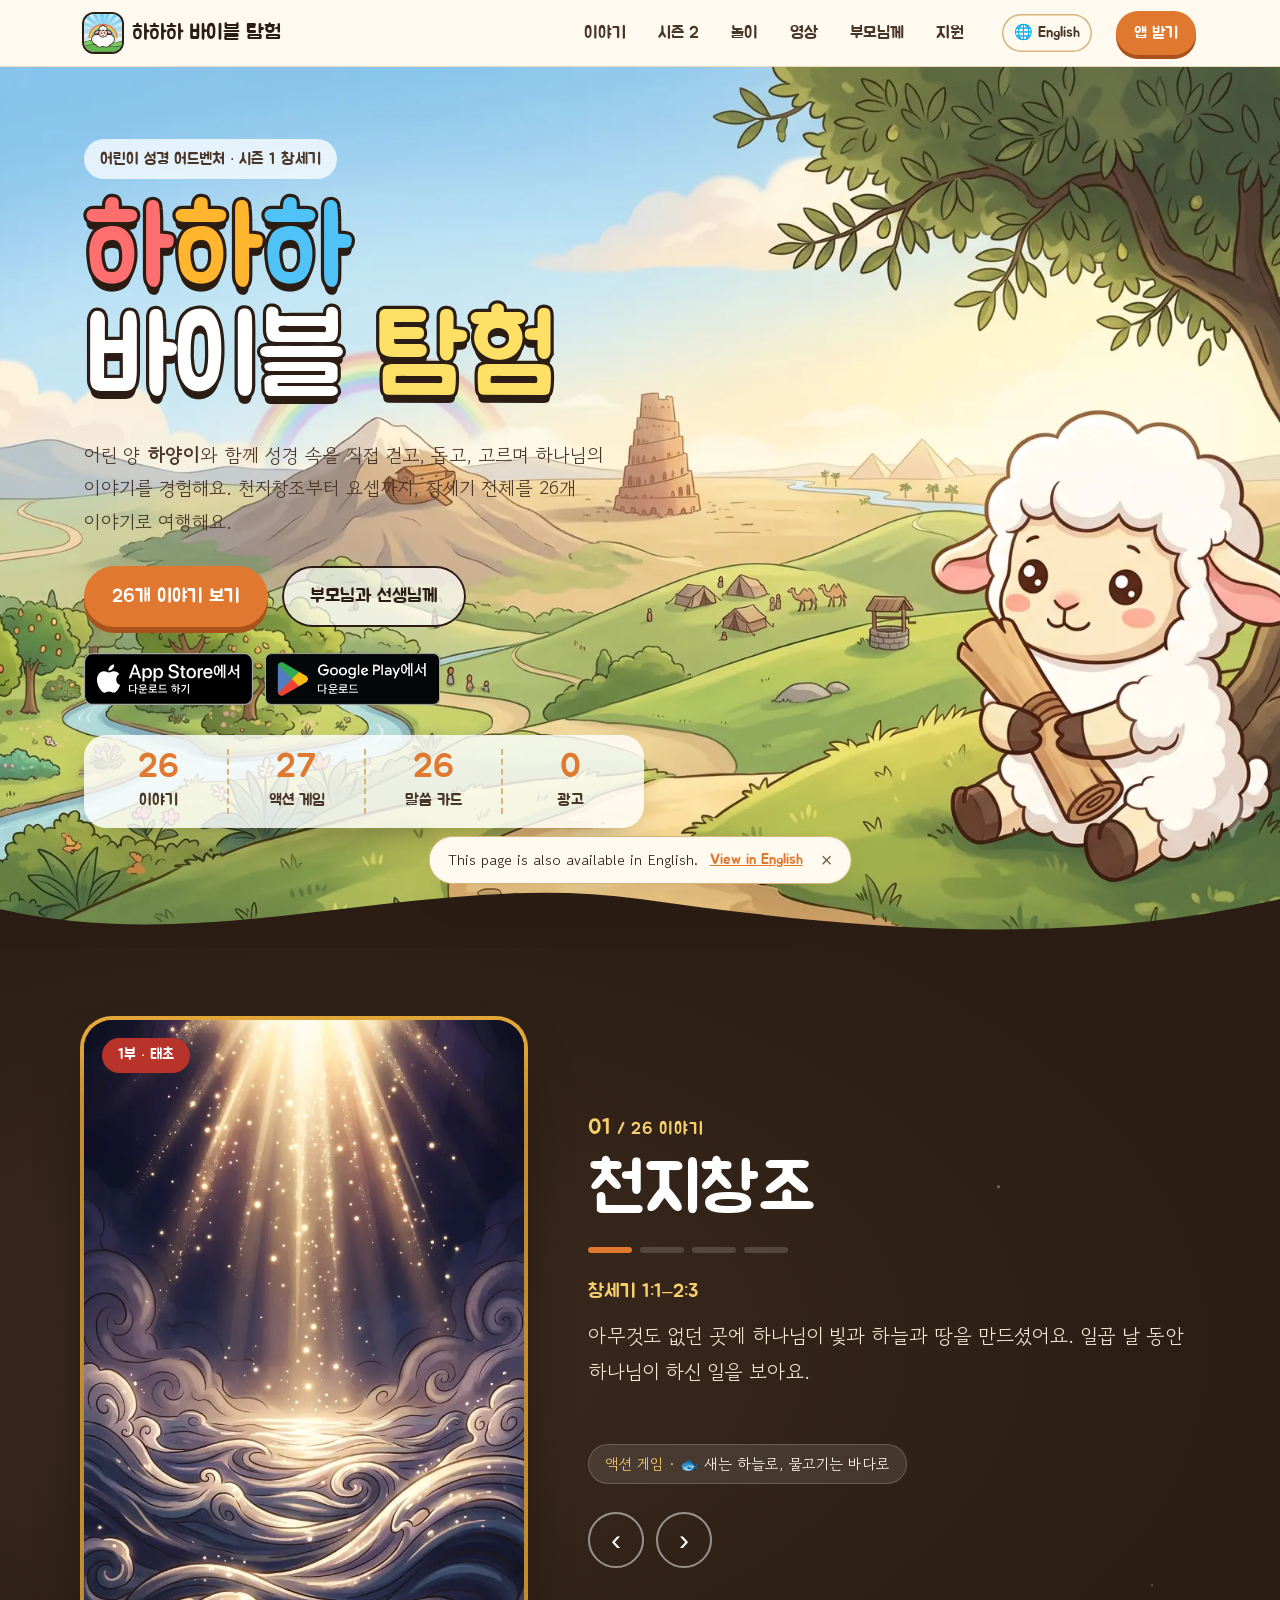
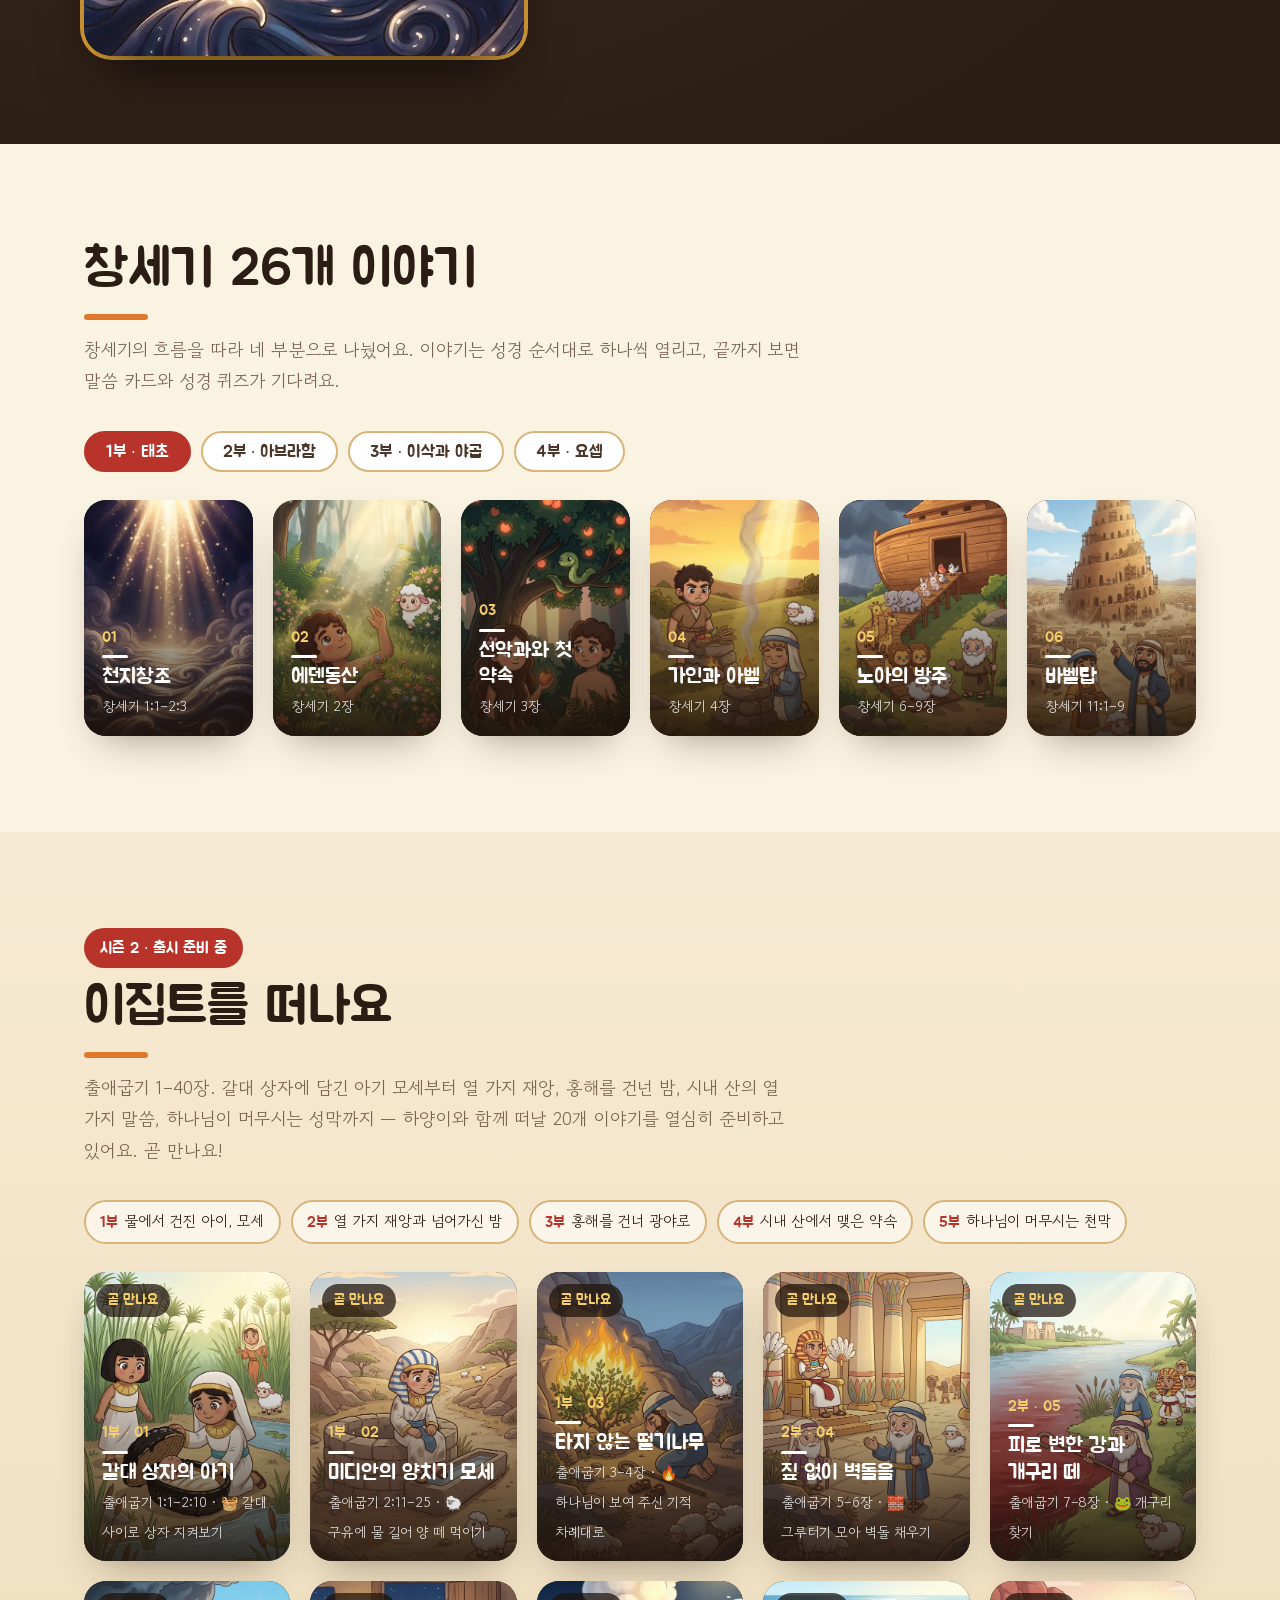
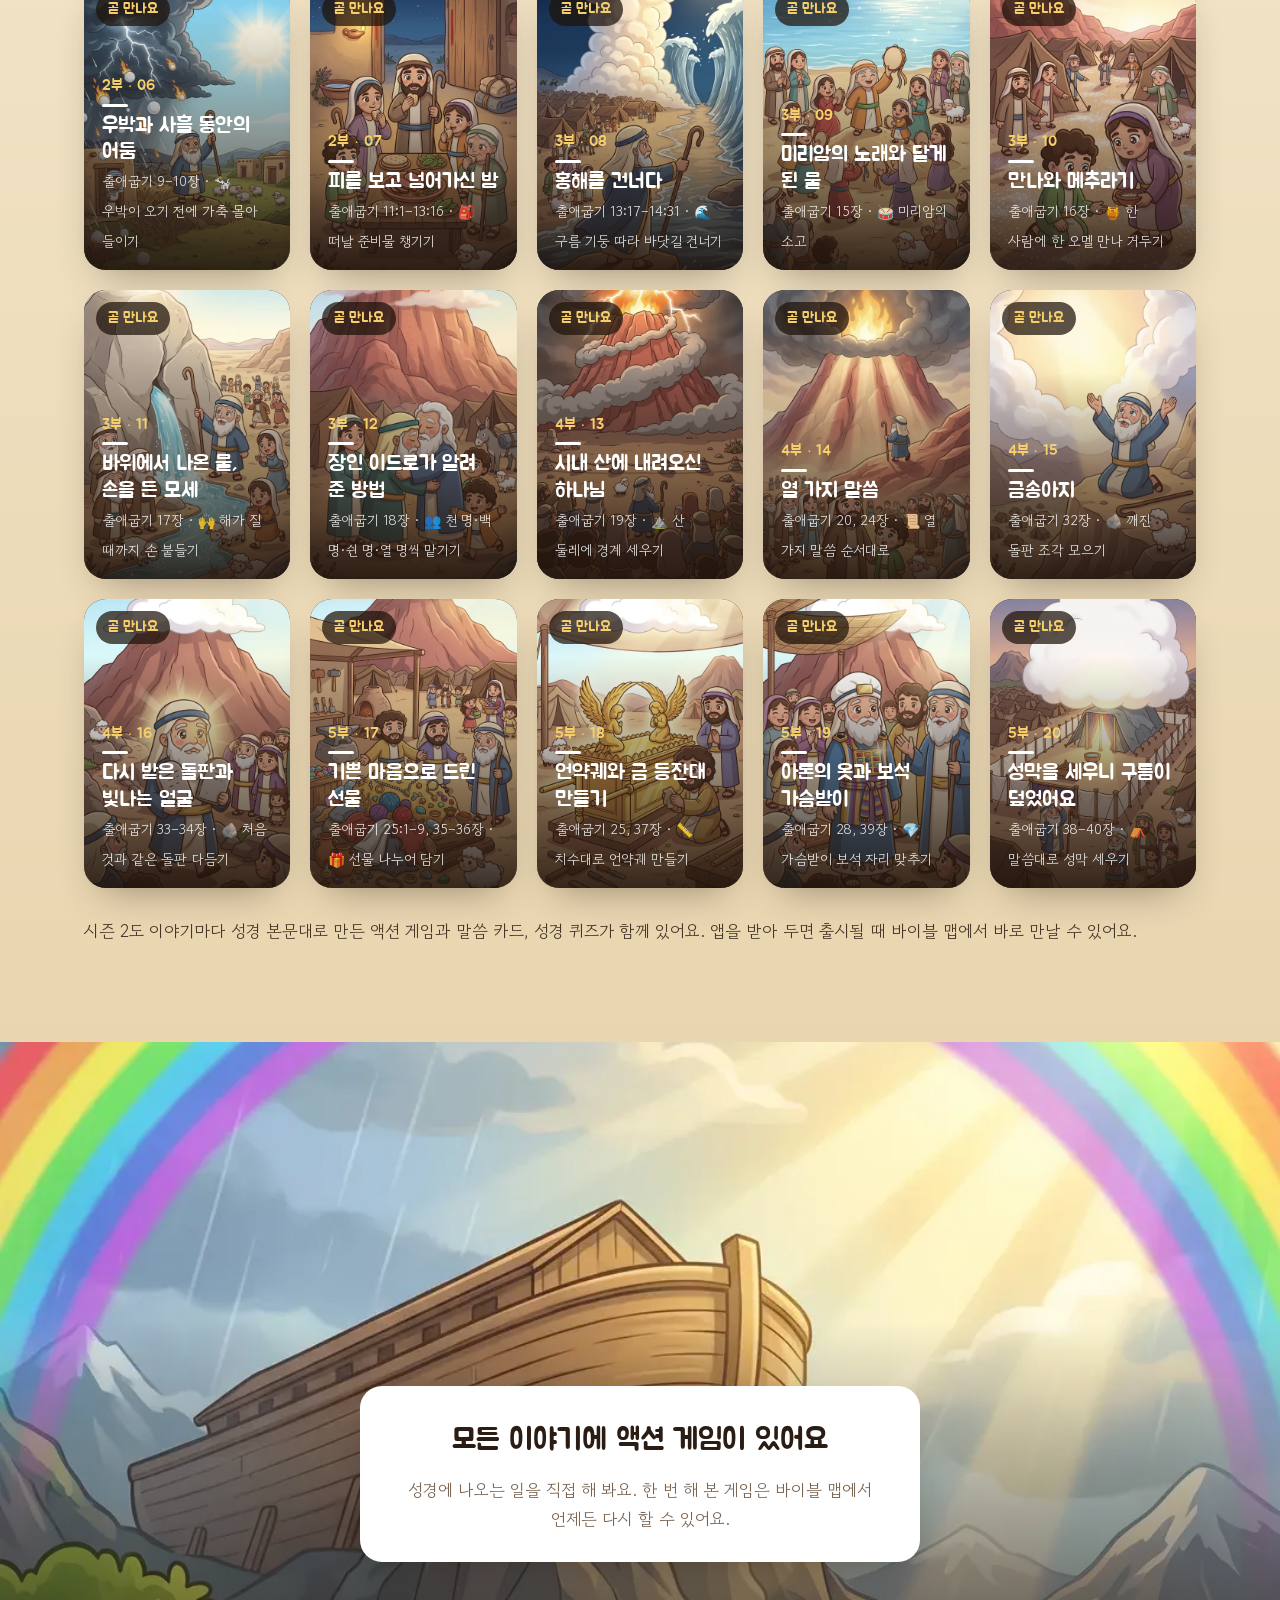
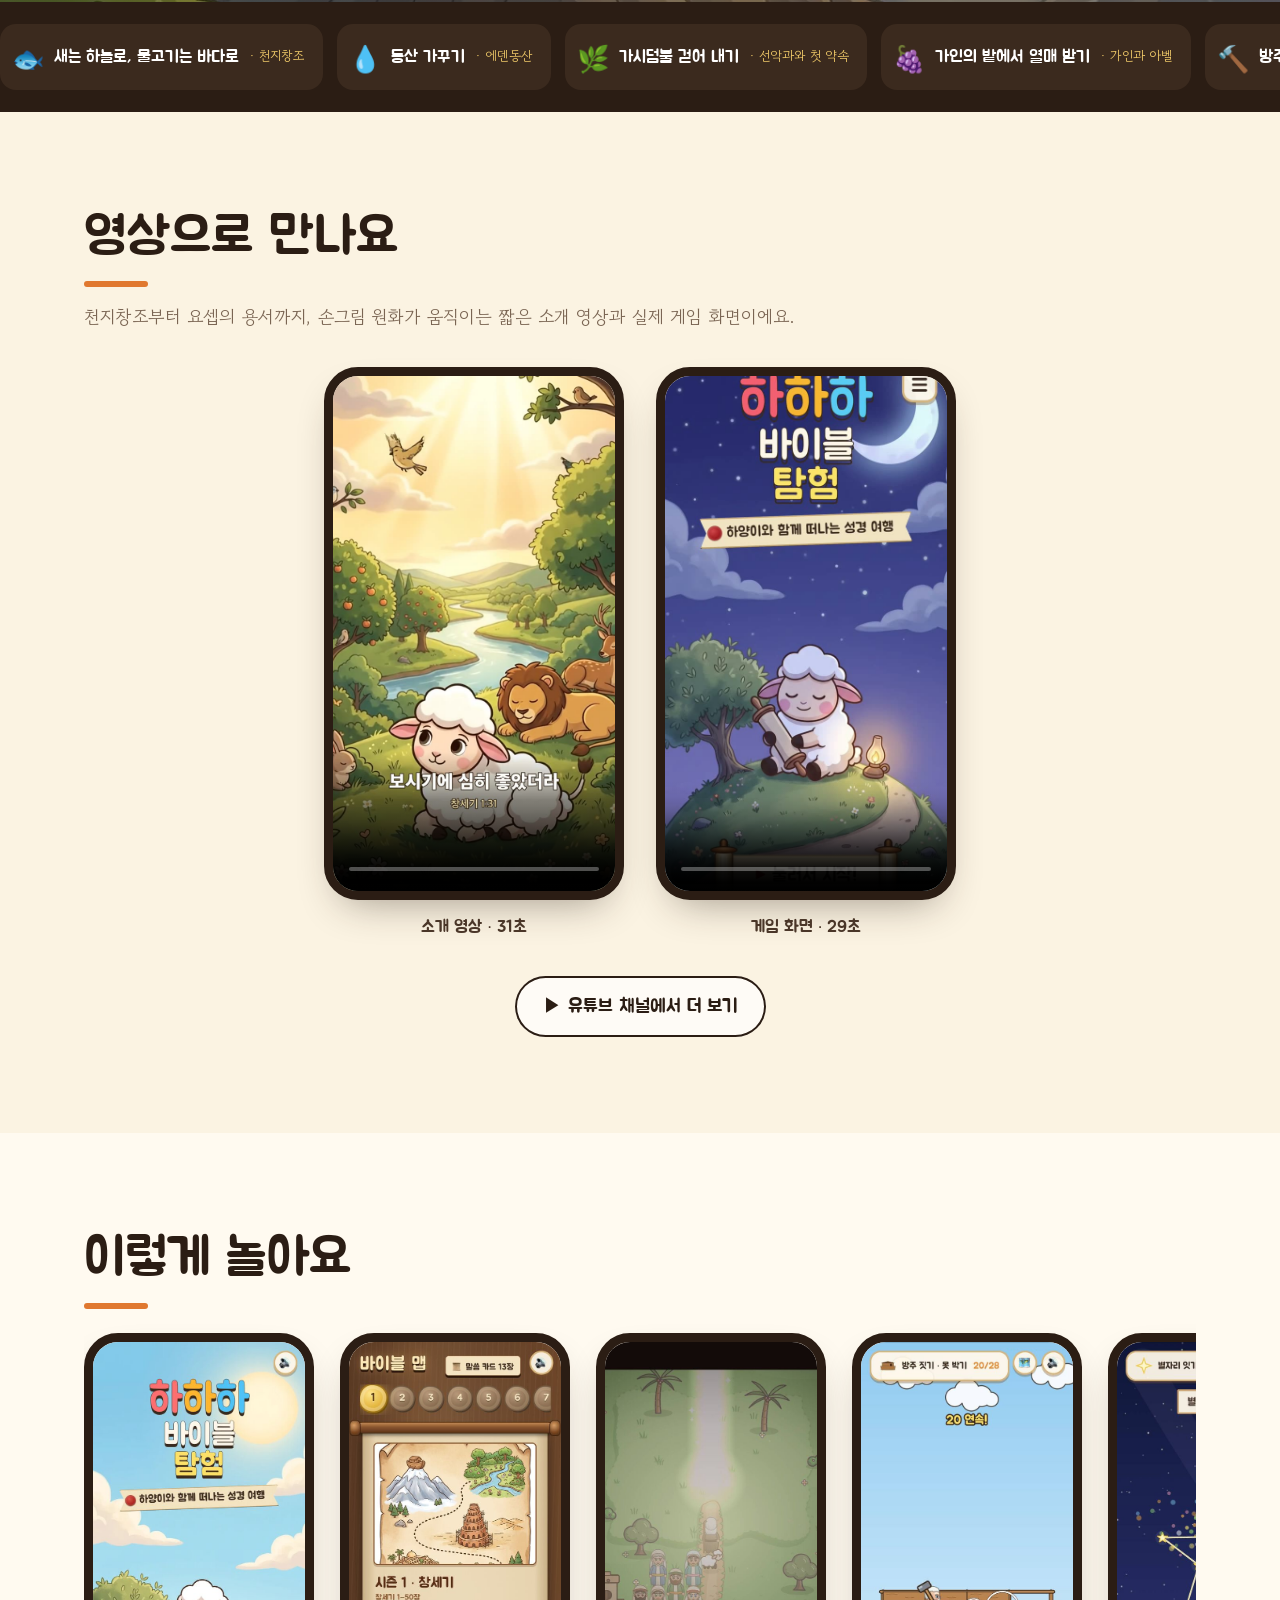
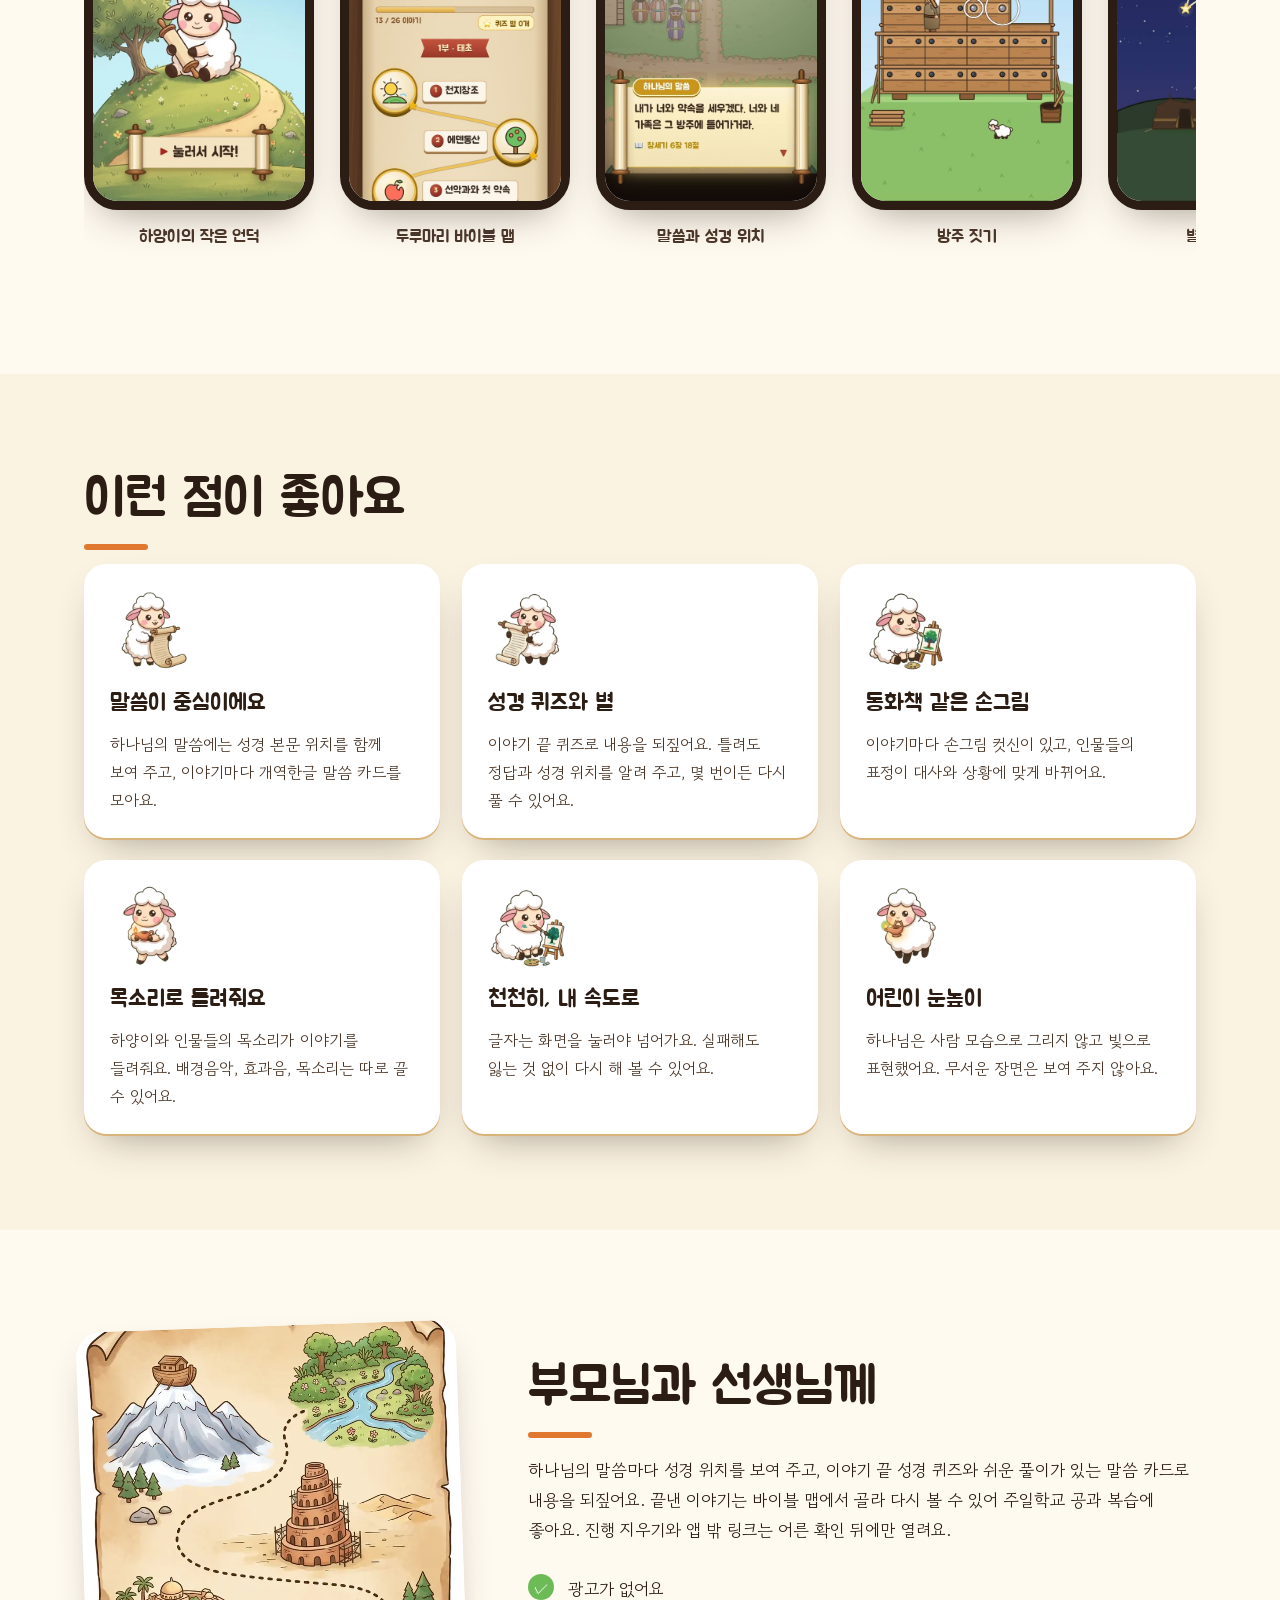
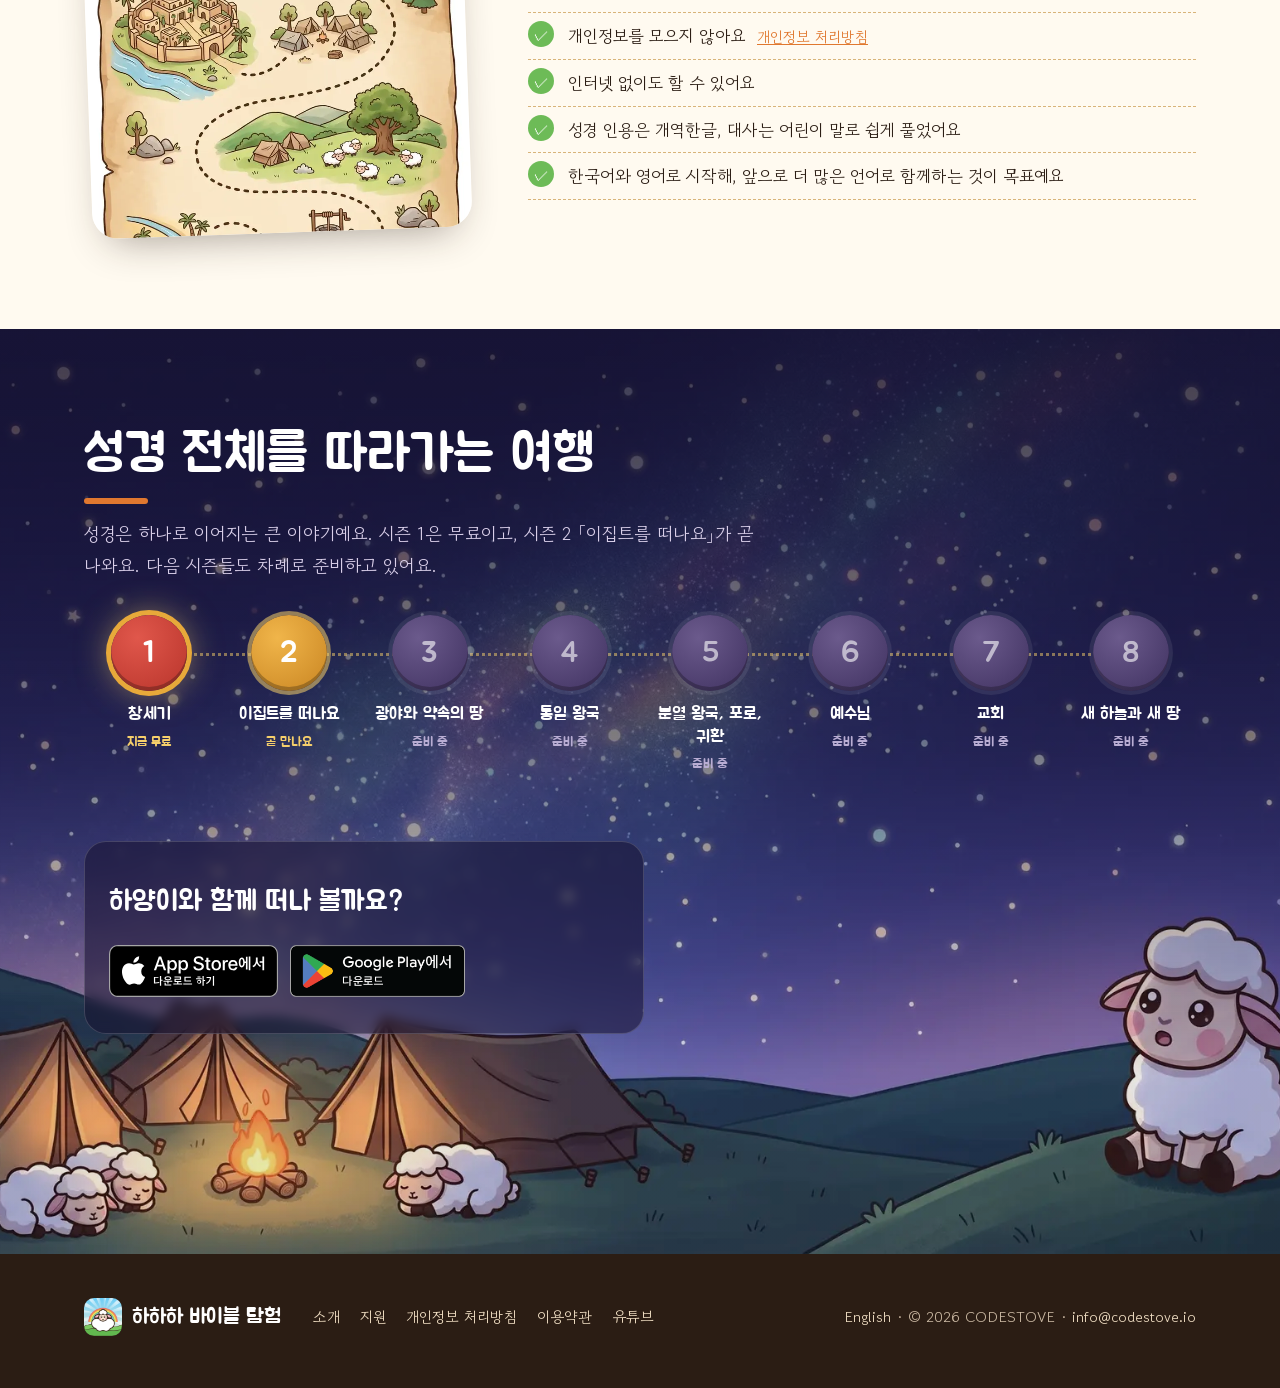
<file: index.html>
<!doctype html>
<html lang="ko">
<head>
<meta charset="utf-8">
<meta name="viewport" content="width=device-width, initial-scale=1">
<title>하하하 바이블 탐험 – 하양이와 함께 떠나는 성경 여행</title>
<meta name="description" content="어린 양 하양이와 함께 천지창조부터 요셉까지, 창세기 26개 이야기 속을 직접 걷고 돕고 고르며 하나님의 이야기를 경험하는 어린이 성경 게임">
<meta name="theme-color" content="#2b1d14">
<meta property="og:title" content="하하하 바이블 탐험">
<meta property="og:description" content="하양이와 함께 떠나는 성경 여행 · 창세기 26개 이야기">
<meta property="og:image" content="assets/og.jpg">
<link rel="alternate" hreflang="ko" href="https://shine-codestove.github.io/hahaha-bible-site/index.html">
<link rel="alternate" hreflang="en" href="https://shine-codestove.github.io/hahaha-bible-site/en/index.html">
<link rel="alternate" hreflang="x-default" href="https://shine-codestove.github.io/hahaha-bible-site/en/index.html">
<link rel="icon" type="image/png" href="assets/icon.png">
<link rel="apple-touch-icon" href="assets/icon.png">
<link rel="preconnect" href="https://fonts.googleapis.com">
<link rel="preconnect" href="https://fonts.gstatic.com" crossorigin>
<link href="https://fonts.googleapis.com/css2?family=Gowun+Dodum&family=Jua&display=swap" rel="stylesheet">
<link rel="stylesheet" href="style.css?v=20261103">
</head>
<body class="home">

<header class="site-header">
  <div class="bar">
    <a class="brand" href="index.html"><img src="assets/icon.png" alt="">하하하 바이블 탐험</a>
    <nav class="menu">
      <a href="#stories">이야기</a>
      <a href="#season2">시즌 2</a>
      <a href="#play">놀이</a>
      <a href="#videos">영상</a>
      <a href="#parents">부모님께</a>
      <a href="support.html">지원</a>
    </nav>
    <a class="lang-switch" href="en/index.html" hreflang="en" lang="en" data-lang="en">🌐 English</a>
    <a class="pill-btn small" href="#get">앱 받기</a>
  </div>
</header>

<section class="hero">
  <img class="hero-bg" src="assets/art/hero.webp" alt="두루마리를 안은 하양이가 언덕 위에서 에덴동산, 방주와 무지개, 바벨탑, 아브라함의 장막, 애굽의 피라미드를 내려다보는 그림">
  <div class="hero-in">
    <div class="hero-copy">
      <p class="eyebrow">어린이 성경 어드벤처 · 시즌 1 창세기</p>
      <h1 class="logo-type"><span class="r">하</span><span class="o">하</span><span class="b">하</span><br>바이블 <span class="y">탐험</span></h1>
      <p class="lead">어린 양 <b>하양이</b>와 함께 성경 속을 직접 걷고, 돕고, 고르며 하나님의 이야기를 경험해요. 천지창조부터 요셉까지, 창세기 전체를 26개 이야기로 여행해요.</p>
      <div class="cta">
        <a class="pill-btn" href="#stories">26개 이야기 보기</a>
        <a class="ghost-btn" href="#parents">부모님과 선생님께</a>
      </div>
      <div class="badges">
        <a href="https://apps.apple.com/kr/app/id6821260857" target="_blank" rel="noopener"><img src="assets/badges/app-store-ko.svg" alt="App Store에서 다운로드"></a>
        <a href="https://play.google.com/store/apps/details?id=io.codestove.biblejourney" target="_blank" rel="noopener"><img src="assets/badges/google-play-ko.png" alt="Google Play에서 다운로드"></a>
      </div>
      <ul class="stats">
        <li><b>26</b>이야기</li>
        <li><b>27</b>액션 게임</li>
        <li><b>26</b>말씀 카드</li>
        <li><b>0</b>광고</li>
      </ul>
    </div>
  </div>
  <svg class="wave" viewBox="0 0 1440 80" preserveAspectRatio="none" aria-hidden="true"><path d="M0 40 C 240 90 480 0 720 30 S 1200 80 1440 30 L1440 80 L0 80 Z"/></svg>
</section>

<section class="spotlight" id="spotlight" aria-roledescription="carousel" aria-label="이야기 둘러보기">
  <div class="sp-in">
    <div class="sp-art">
      <img id="sp-img" src="assets/art/creation.webp" alt="">
      <span class="sp-part" id="sp-part">1부 · 태초</span>
    </div>
    <div class="sp-copy" aria-live="polite">
      <p class="sp-count"><span id="sp-no">01</span> / 26 이야기</p>
      <h2 id="sp-title">천지창조</h2>
      <div class="sp-bars" id="sp-bars"></div>
      <p class="sp-ref" id="sp-ref">창세기 1:1–2:3</p>
      <p class="sp-sum" id="sp-sum"></p>
      <p class="sp-game" id="sp-game"></p>
      <div class="sp-nav">
        <button type="button" class="round" id="sp-prev" aria-label="이전 이야기">‹</button>
        <button type="button" class="round" id="sp-next" aria-label="다음 이야기">›</button>
      </div>
    </div>
  </div>
</section>

<section class="section paper" id="stories">
  <div class="wrap">
    <h2 class="sec-title">창세기 26개 이야기</h2>
    <p class="sec-lead">창세기의 흐름을 따라 네 부분으로 나눴어요. 이야기는 성경 순서대로 하나씩 열리고, 끝까지 보면 말씀 카드와 성경 퀴즈가 기다려요.</p>
    <div class="tabs" role="tablist" id="tabs"></div>
    <ul class="story-grid" id="grid"></ul>
  </div>
</section>

<section class="section s2" id="season2">
  <div class="wrap">
    <p class="s2-chip">시즌 2 · 출시 준비 중</p>
    <h2 class="sec-title">이집트를 떠나요</h2>
    <p class="sec-lead">출애굽기 1–40장. 갈대 상자에 담긴 아기 모세부터 열 가지 재앙, 홍해를 건넌 밤, 시내 산의 열 가지 말씀, 하나님이 머무시는 성막까지 — 하양이와 함께 떠날 20개 이야기를 열심히 준비하고 있어요. 곧 만나요!</p>
    <ol class="s2-parts"><li><b>1부</b>물에서 건진 아이, 모세</li><li><b>2부</b>열 가지 재앙과 넘어가신 밤</li><li><b>3부</b>홍해를 건너 광야로</li><li><b>4부</b>시내 산에서 맺은 약속</li><li><b>5부</b>하나님이 머무시는 천막</li></ol>
    <ul class="story-grid s2-grid">
      <li><div class="story soon"><img src="assets/art/s2/basket.webp" alt="" loading="lazy"><span class="soon-tag">곧 만나요</span><div class="txt"><small>1부 · 01</small><b>갈대 상자의 아기</b><em>출애굽기 1:1–2:10 · 🧺 갈대 사이로 상자 지켜보기</em></div></div></li>
      <li><div class="story soon"><img src="assets/art/s2/midian.webp" alt="" loading="lazy"><span class="soon-tag">곧 만나요</span><div class="txt"><small>1부 · 02</small><b>미디안의 양치기 모세</b><em>출애굽기 2:11–25 · 🐑 구유에 물 길어 양 떼 먹이기</em></div></div></li>
      <li><div class="story soon"><img src="assets/art/s2/bush.webp" alt="" loading="lazy"><span class="soon-tag">곧 만나요</span><div class="txt"><small>1부 · 03</small><b>타지 않는 떨기나무</b><em>출애굽기 3–4장 · 🔥 하나님이 보여 주신 기적 차례대로</em></div></div></li>
      <li><div class="story soon"><img src="assets/art/s2/bricks.webp" alt="" loading="lazy"><span class="soon-tag">곧 만나요</span><div class="txt"><small>2부 · 04</small><b>짚 없이 벽돌을</b><em>출애굽기 5–6장 · 🧱 그루터기 모아 벽돌 채우기</em></div></div></li>
      <li><div class="story soon"><img src="assets/art/s2/nile.webp" alt="" loading="lazy"><span class="soon-tag">곧 만나요</span><div class="txt"><small>2부 · 05</small><b>피로 변한 강과 개구리 떼</b><em>출애굽기 7–8장 · 🐸 개구리 찾기</em></div></div></li>
      <li><div class="story soon"><img src="assets/art/s2/hail.webp" alt="" loading="lazy"><span class="soon-tag">곧 만나요</span><div class="txt"><small>2부 · 06</small><b>우박과 사흘 동안의 어둠</b><em>출애굽기 9–10장 · 🐄 우박이 오기 전에 가축 몰아 들이기</em></div></div></li>
      <li><div class="story soon"><img src="assets/art/s2/passover.webp" alt="" loading="lazy"><span class="soon-tag">곧 만나요</span><div class="txt"><small>2부 · 07</small><b>피를 보고 넘어가신 밤</b><em>출애굽기 11:1–13:16 · 🎒 떠날 준비물 챙기기</em></div></div></li>
      <li><div class="story soon"><img src="assets/art/s2/redsea.webp" alt="" loading="lazy"><span class="soon-tag">곧 만나요</span><div class="txt"><small>3부 · 08</small><b>홍해를 건너다</b><em>출애굽기 13:17–14:31 · 🌊 구름 기둥 따라 바닷길 건너기</em></div></div></li>
      <li><div class="story soon"><img src="assets/art/s2/miriam.webp" alt="" loading="lazy"><span class="soon-tag">곧 만나요</span><div class="txt"><small>3부 · 09</small><b>미리암의 노래와 달게 된 물</b><em>출애굽기 15장 · 🥁 미리암의 소고</em></div></div></li>
      <li><div class="story soon"><img src="assets/art/s2/manna.webp" alt="" loading="lazy"><span class="soon-tag">곧 만나요</span><div class="txt"><small>3부 · 10</small><b>만나와 메추라기</b><em>출애굽기 16장 · 🍯 한 사람에 한 오멜 만나 거두기</em></div></div></li>
      <li><div class="story soon"><img src="assets/art/s2/rock.webp" alt="" loading="lazy"><span class="soon-tag">곧 만나요</span><div class="txt"><small>3부 · 11</small><b>바위에서 나온 물, 손을 든 모세</b><em>출애굽기 17장 · 🙌 해가 질 때까지 손 붙들기</em></div></div></li>
      <li><div class="story soon"><img src="assets/art/s2/jethro.webp" alt="" loading="lazy"><span class="soon-tag">곧 만나요</span><div class="txt"><small>3부 · 12</small><b>장인 이드로가 알려 준 방법</b><em>출애굽기 18장 · 👥 천 명·백 명·쉰 명·열 명씩 맡기기</em></div></div></li>
      <li><div class="story soon"><img src="assets/art/s2/sinai.webp" alt="" loading="lazy"><span class="soon-tag">곧 만나요</span><div class="txt"><small>4부 · 13</small><b>시내 산에 내려오신 하나님</b><em>출애굽기 19장 · ⛰️ 산 둘레에 경계 세우기</em></div></div></li>
      <li><div class="story soon"><img src="assets/art/s2/words.webp" alt="" loading="lazy"><span class="soon-tag">곧 만나요</span><div class="txt"><small>4부 · 14</small><b>열 가지 말씀</b><em>출애굽기 20, 24장 · 📜 열 가지 말씀 순서대로</em></div></div></li>
      <li><div class="story soon"><img src="assets/art/s2/calf.webp" alt="" loading="lazy"><span class="soon-tag">곧 만나요</span><div class="txt"><small>4부 · 15</small><b>금송아지</b><em>출애굽기 32장 · 🪨 깨진 돌판 조각 모으기</em></div></div></li>
      <li><div class="story soon"><img src="assets/art/s2/tablets.webp" alt="" loading="lazy"><span class="soon-tag">곧 만나요</span><div class="txt"><small>4부 · 16</small><b>다시 받은 돌판과 빛나는 얼굴</b><em>출애굽기 33–34장 · 🪨 처음 것과 같은 돌판 다듬기</em></div></div></li>
      <li><div class="story soon"><img src="assets/art/s2/gifts.webp" alt="" loading="lazy"><span class="soon-tag">곧 만나요</span><div class="txt"><small>5부 · 17</small><b>기쁜 마음으로 드린 선물</b><em>출애굽기 25:1–9, 35–36장 · 🎁 선물 나누어 담기</em></div></div></li>
      <li><div class="story soon"><img src="assets/art/s2/ark.webp" alt="" loading="lazy"><span class="soon-tag">곧 만나요</span><div class="txt"><small>5부 · 18</small><b>언약궤와 금 등잔대 만들기</b><em>출애굽기 25, 37장 · 📏 치수대로 언약궤 만들기</em></div></div></li>
      <li><div class="story soon"><img src="assets/art/s2/robes.webp" alt="" loading="lazy"><span class="soon-tag">곧 만나요</span><div class="txt"><small>5부 · 19</small><b>아론의 옷과 보석 가슴받이</b><em>출애굽기 28, 39장 · 💎 가슴받이 보석 자리 맞추기</em></div></div></li>
      <li><div class="story soon"><img src="assets/art/s2/tabernacle.webp" alt="" loading="lazy"><span class="soon-tag">곧 만나요</span><div class="txt"><small>5부 · 20</small><b>성막을 세우니 구름이 덮었어요</b><em>출애굽기 38–40장 · ⛺ 말씀대로 성막 세우기</em></div></div></li>
    </ul>
    <p class="s2-note">시즌 2도 이야기마다 성경 본문대로 만든 액션 게임과 말씀 카드, 성경 퀴즈가 함께 있어요. 앱을 받아 두면 출시될 때 바이블 맵에서 바로 만날 수 있어요.</p>
  </div>
</section>

<section class="banner" id="play">
  <img class="banner-bg" src="assets/art/rainbow.webp" alt="무지개 아래 방주와 노아의 가족, 동물들">
  <div class="banner-card">
    <h2>모든 이야기에 액션 게임이 있어요</h2>
    <p>성경에 나오는 일을 직접 해 봐요. 한 번 해 본 게임은 바이블 맵에서 언제든 다시 할 수 있어요.</p>
  </div>
</section>
<div class="marquee" aria-label="액션 게임 목록">
  <div class="track" id="track"></div>
</div>

<section class="section paper" id="videos">
  <div class="wrap">
    <h2 class="sec-title">영상으로 만나요</h2>
    <p class="sec-lead">천지창조부터 요셉의 용서까지, 손그림 원화가 움직이는 짧은 소개 영상과 실제 게임 화면이에요.</p>
    <div class="videos">
      <figure>
        <video src="assets/video/teaser.mp4" poster="assets/video/teaser.jpg" controls playsinline preload="none" aria-label="소개 영상: 원화로 만든 창세기 이야기 장면과 성경 구절"></video>
        <figcaption>소개 영상 · 31초</figcaption>
      </figure>
      <figure>
        <video src="assets/video/gameplay.mp4" poster="assets/video/gameplay.jpg" controls playsinline preload="none" aria-label="게임 화면 영상: 천지창조, 노아, 바벨탑 놀이와 성경 퀴즈"></video>
        <figcaption>게임 화면 · 29초</figcaption>
      </figure>
    </div>
    <p class="videos-more"><a class="ghost-btn" href="https://www.youtube.com/@hahahabible" target="_blank" rel="noopener">▶ 유튜브 채널에서 더 보기</a></p>
  </div>
</section>

<section class="section" id="screens">
  <div class="wrap">
    <h2 class="sec-title">이렇게 놀아요</h2>
    <div class="phones">
      <figure><img src="assets/1-title.jpg" alt="" loading="lazy"><figcaption>하양이의 작은 언덕</figcaption></figure>
      <figure><img src="assets/2-map.jpg" alt="" loading="lazy"><figcaption>두루마리 바이블 맵</figcaption></figure>
      <figure><img src="assets/3-word.jpg" alt="" loading="lazy"><figcaption>말씀과 성경 위치</figcaption></figure>
      <figure><img src="assets/4-ark.jpg" alt="" loading="lazy"><figcaption>방주 짓기</figcaption></figure>
      <figure><img src="assets/5-stars.jpg" alt="" loading="lazy"><figcaption>별자리 잇기</figcaption></figure>
      <figure><img src="assets/6-sodom.jpg" alt="" loading="lazy"><figcaption>손그림 컷신</figcaption></figure>
      <figure><img src="assets/8-joseph.jpg" alt="" loading="lazy"><figcaption>인물들과 대화</figcaption></figure>
      <figure><img src="assets/9-quiz.jpg" alt="" loading="lazy"><figcaption>성경 퀴즈</figcaption></figure>
    </div>
  </div>
</section>

<section class="section paper">
  <div class="wrap">
    <h2 class="sec-title">이런 점이 좋아요</h2>
    <ul class="features">
      <li><img src="assets/sheep/2.webp" alt="" loading="lazy"><h3>말씀이 중심이에요</h3><p>하나님의 말씀에는 성경 본문 위치를 함께 보여 주고, 이야기마다 개역한글 말씀 카드를 모아요.</p></li>
      <li><img src="assets/sheep/1.webp" alt="" loading="lazy"><h3>성경 퀴즈와 별</h3><p>이야기 끝 퀴즈로 내용을 되짚어요. 틀려도 정답과 성경 위치를 알려 주고, 몇 번이든 다시 풀 수 있어요.</p></li>
      <li><img src="assets/sheep/3.webp" alt="" loading="lazy"><h3>동화책 같은 손그림</h3><p>이야기마다 손그림 컷신이 있고, 인물들의 표정이 대사와 상황에 맞게 바뀌어요.</p></li>
      <li><img src="assets/sheep/5.webp" alt="" loading="lazy"><h3>목소리로 들려줘요</h3><p>하양이와 인물들의 목소리가 이야기를 들려줘요. 배경음악, 효과음, 목소리는 따로 끌 수 있어요.</p></li>
      <li><img src="assets/sheep/4.webp" alt="" loading="lazy"><h3>천천히, 내 속도로</h3><p>글자는 화면을 눌러야 넘어가요. 실패해도 잃는 것 없이 다시 해 볼 수 있어요.</p></li>
      <li><img src="assets/sheep/6.webp" alt="" loading="lazy"><h3>어린이 눈높이</h3><p>하나님은 사람 모습으로 그리지 않고 빛으로 표현했어요. 무서운 장면은 보여 주지 않아요.</p></li>
    </ul>
  </div>
</section>

<section class="section" id="parents">
  <div class="wrap split">
    <div class="split-art"><img src="assets/art/map.webp" alt="창세기의 땅을 그린 양피지 바이블 맵" loading="lazy"></div>
    <div>
      <h2 class="sec-title">부모님과 선생님께</h2>
      <p>하나님의 말씀마다 성경 위치를 보여 주고, 이야기 끝 성경 퀴즈와 쉬운 풀이가 있는 말씀 카드로 내용을 되짚어요. 끝낸 이야기는 바이블 맵에서 골라 다시 볼 수 있어 주일학교 공과 복습에 좋아요. 진행 지우기와 앱 밖 링크는 어른 확인 뒤에만 열려요.</p>
      <ul class="checks">
        <li>광고가 없어요</li>
        <li>개인정보를 모으지 않아요 <a href="privacy.html">개인정보 처리방침</a></li>
        <li>인터넷 없이도 할 수 있어요</li>
        <li>성경 인용은 개역한글, 대사는 어린이 말로 쉽게 풀었어요</li>
        <li>한국어와 영어로 시작해, 앞으로 더 많은 언어로 함께하는 것이 목표예요</li>
      </ul>
    </div>
  </div>
</section>

<section class="seasons" id="seasons">
  <div class="wrap">
    <h2 class="sec-title light">성경 전체를 따라가는 여행</h2>
    <p class="sec-lead light">성경은 하나로 이어지는 큰 이야기예요. 시즌 1은 무료이고, 시즌 2 「이집트를 떠나요」가 곧 나와요. 다음 시즌들도 차례로 준비하고 있어요.</p>
    <ol class="seals">
      <li class="now"><span class="seal">1</span><b>창세기</b><small>지금 무료</small></li>
      <li class="next"><span class="seal">2</span><b>이집트를 떠나요</b><small>곧 만나요</small></li>
      <li><span class="seal">3</span><b>광야와 약속의 땅</b><small>준비 중</small></li>
      <li><span class="seal">4</span><b>통일 왕국</b><small>준비 중</small></li>
      <li><span class="seal">5</span><b>분열 왕국, 포로, 귀환</b><small>준비 중</small></li>
      <li><span class="seal">6</span><b>예수님</b><small>준비 중</small></li>
      <li><span class="seal">7</span><b>교회</b><small>준비 중</small></li>
      <li><span class="seal">8</span><b>새 하늘과 새 땅</b><small>준비 중</small></li>
    </ol>
    <div class="get" id="get">
      <h3>하양이와 함께 떠나 볼까요?</h3>
      <div class="badges">
        <a href="https://apps.apple.com/kr/app/id6821260857" target="_blank" rel="noopener"><img src="assets/badges/app-store-ko.svg" alt="App Store에서 다운로드"></a>
        <a href="https://play.google.com/store/apps/details?id=io.codestove.biblejourney" target="_blank" rel="noopener"><img src="assets/badges/google-play-ko.png" alt="Google Play에서 다운로드"></a>
      </div>
    </div>
  </div>
</section>

<footer class="site-footer">
  <div class="wrap">
    <a class="brand" href="index.html"><img src="assets/icon.png" alt="">하하하 바이블 탐험</a>
    <nav><a href="index.html">소개</a><a href="support.html">지원</a><a href="privacy.html">개인정보 처리방침</a><a href="terms.html">이용약관</a><a href="https://www.youtube.com/@hahahabible" target="_blank" rel="noopener">유튜브</a></nav>
    <p><a href="en/index.html" hreflang="en" lang="en" data-lang="en">English</a> · © 2026 CODESTOVE · <a href="mailto:info@codestove.io">info@codestove.io</a></p>
  </div>
</footer>

<script>
const PARTS = ['1부 · 태초', '2부 · 아브라함', '3부 · 이삭과 야곱', '4부 · 요셉'];
const STORIES = [{"id": "creation", "no": 1, "p": 1, "t": "천지창조", "r": "창세기 1:1–2:3", "s": "아무것도 없던 곳에 하나님이 빛과 하늘과 땅을 만드셨어요. 일곱 날 동안 하나님이 하신 일을 보아요.", "g": [{"t": "새는 하늘로, 물고기는 바다로", "e": "🐟"}]}, {"id": "eden", "no": 2, "p": 1, "t": "에덴동산", "r": "창세기 2장", "s": "아담과 함께 아름다운 동산을 가꾸고, 동물들에게 이름을 지어 줘요.", "g": [{"t": "동산 가꾸기", "e": "💧"}]}, {"id": "promise", "no": 3, "p": 1, "t": "선악과와 첫 약속", "r": "창세기 3장", "s": "뱀의 거짓말과 하와의 선택. 하나님은 말씀을 어긴 사람들에게도 구원의 약속을 주셨어요.", "g": [{"t": "가시덤불 걷어 내기", "e": "🌿"}]}, {"id": "cain", "no": 4, "p": 1, "t": "가인과 아벨", "r": "창세기 4장", "s": "양을 치는 아벨과 농사짓는 가인. 두 형제가 하나님께 드린 예물과, 화난 마음을 다스리는 이야기.", "g": [{"t": "가인의 밭에서 열매 받기", "e": "🍇"}]}, {"id": "noah", "no": 5, "p": 1, "t": "노아의 방주", "r": "창세기 6–9장", "s": "노아 할아버지와 방주를 짓고 동물들을 태워요. 그리고 무지개 약속!", "g": [{"t": "방주 짓기", "e": "🔨"}]}, {"id": "babel", "no": 6, "p": 1, "t": "바벨탑", "r": "창세기 11:1–9", "s": "하늘까지 닿는 탑을 쌓아 이름을 높이려던 사람들. 하나님은 사람들의 말을 뒤섞으셨어요.", "g": [{"t": "벽돌로 탑 쌓기", "e": "🧱"}]}, {"id": "call", "no": 7, "p": 2, "t": "아브라함의 부르심", "r": "창세기 12장", "s": "\"너는 고향을 떠나 내가 보여 줄 땅으로 가라.\" 낙타 행렬과 함께 가나안까지 믿음의 여행을 떠나요.", "g": [{"t": "가나안으로 가는 길", "e": "🐪"}, {"t": "제단 쌓기", "e": "🪨"}]}, {"id": "yield", "no": 8, "p": 2, "t": "롯에게 양보한 아브라함", "r": "창세기 13–14장", "s": "목자들이 다투자 아브라함은 조카 롯에게 먼저 땅을 고르게 했어요. 붙잡혀 간 롯도 구해 내요.", "g": [{"t": "롯을 구하러 가는 밤길", "e": "🌙"}]}, {"id": "stars", "no": 9, "p": 2, "t": "하늘의 별을 세어 보라", "r": "창세기 15장", "s": "셀 수 없이 많은 밤하늘의 별처럼 자손을 주시겠다는 약속. 아브라함은 하나님을 믿었어요.", "g": [{"t": "별을 세어 보라", "e": "⭐"}]}, {"id": "hagar", "no": 10, "p": 2, "t": "하갈과 이스마엘", "r": "창세기 16장, 21:8–21", "s": "광야에서 물이 떨어진 하갈과 아이. 하나님은 우는 소리를 들으시고 샘을 보여 주셨어요.", "g": [{"t": "샘물로 가죽부대 채우기", "e": "💧"}]}, {"id": "laugh", "no": 11, "p": 2, "t": "세 손님과 사라의 웃음", "r": "창세기 17–18장", "s": "장막을 찾아온 세 손님을 대접해요. 내년 이맘때 아들을 주시겠다는 약속에 사라가 웃었어요.", "g": [{"t": "떡 받기", "e": "🍞"}]}, {"id": "sodom", "no": 12, "p": 2, "t": "소돔에서 탈출한 롯", "r": "창세기 18:16–19:29", "s": "소돔을 위해 기도한 아브라함. 천사의 손을 잡고 뒤돌아보지 말고 산으로 달려요!", "g": [{"t": "소알까지 달리기", "e": "🏃"}]}, {"id": "jireh", "no": 13, "p": 2, "t": "이삭과 여호와 이레", "r": "창세기 21–22장", "s": "약속대로 태어난 웃음의 아들 이삭. 모리아 산에서 하나님은 숫양을 준비해 두셨어요.", "g": [{"t": "모리아 산 오르기", "e": "⛰️"}]}, {"id": "rebekah", "no": 14, "p": 2, "t": "리브가와 우물", "r": "창세기 23–24장", "s": "이삭의 아내를 찾으러 간 늙은 종의 기도. 낙타 열 마리에게 물을 길어 준 리브가!", "g": [{"t": "낙타 열 마리에게 물 길어 주기", "e": "🐪"}]}, {"id": "stew", "no": 15, "p": 3, "t": "팥죽 한 그릇", "r": "창세기 25:19–34", "s": "쌍둥이 형제 에서와 야곱. 배고픈 에서는 팥죽 한 그릇에 장자의 명분을 팔았어요.", "g": [{"t": "지친 몸으로 장막까지", "e": "🏃"}]}, {"id": "wells", "no": 16, "p": 3, "t": "다투지 않은 이삭의 우물", "r": "창세기 26장", "s": "우물을 빼앗길 때마다 이삭은 다투지 않고 옮겨 가서 다시 팠어요. 하나님이 넓은 곳을 주셨어요.", "g": [{"t": "백 배의 곡식 거두기", "e": "🌾"}]}, {"id": "blessing", "no": 17, "p": 3, "t": "빼앗은 축복", "r": "창세기 27장", "s": "눈이 어두운 아버지를 속인 야곱. 거짓말이 가져온 슬픈 결과와 집을 떠나는 길.", "g": [{"t": "하란으로 떠나는 길", "e": "🎒"}]}, {"id": "ladder", "no": 18, "p": 3, "t": "야곱의 사다리", "r": "창세기 28장", "s": "혼자 도망가던 밤, 돌베개를 베고 잠든 야곱. 꿈속에서 하늘에 닿은 사다리를 보았어요.", "g": [{"t": "돌기둥 세우고 기름 붓기", "e": "🪨"}]}, {"id": "laban", "no": 19, "p": 3, "t": "라반의 집에서", "r": "창세기 29–31장", "s": "우물가에서 만난 라헬. 야곱은 칠 년씩 양 떼를 돌보며 일했고, 하나님은 고향으로 돌아가라 하셨어요.", "g": [{"t": "늘어나는 양 떼 받기", "e": "🐑"}]}, {"id": "jabbok", "no": 20, "p": 3, "t": "얍복 강과 형과의 화해", "r": "창세기 32–33, 35장", "s": "형을 만나기 전날 밤 얍복 강가에서 씨름한 야곱. 새 이름 이스라엘, 그리고 형과 끌어안은 날.", "g": [{"t": "날이 새도록 꽉 붙들기", "e": "🤼"}]}, {"id": "dreams", "no": 21, "p": 4, "t": "요셉의 꿈과 채색옷", "r": "창세기 37장", "s": "아버지가 지어 준 채색옷과 이상한 꿈. 형들을 찾아간 요셉은 구덩이에 던져지고 애굽으로 팔려 가요.", "g": [{"t": "꿈속 곡식 단 쌓기", "e": "🌾"}]}, {"id": "prison", "no": 22, "p": 4, "t": "보디발의 집과 감옥", "r": "창세기 39–40장", "s": "종이 되어도, 억울하게 감옥에 갇혀도 하나님이 요셉과 함께하셨어요. 두 관원의 꿈을 풀어 줘요.", "g": [{"t": "포도를 바로의 잔에", "e": "🍇"}]}, {"id": "pharaoh", "no": 23, "p": 4, "t": "바로의 꿈과 칠 년 풍년", "r": "창세기 41장", "s": "일곱 마리 소와 일곱 이삭의 꿈. 총리가 된 요셉과 함께 풍년 동안 곡식을 창고에 모아요.", "g": [{"t": "일곱째 해 곡식 받기", "e": "🌾"}]}, {"id": "grain", "no": 24, "p": 4, "t": "곡식을 사러 온 형들", "r": "창세기 42–44장", "s": "흉년에 애굽으로 곡식을 사러 온 형들. 요셉은 형들이 정말 달라졌는지 알아보아요.", "g": [{"t": "나귀에 곡식 자루 싣기", "e": "🫏"}]}, {"id": "reveal", "no": 25, "p": 4, "t": "내가 요셉이에요", "r": "창세기 45–47장", "s": "\"내가 요셉이에요!\" 울며 형들을 끌어안은 요셉. 수레를 보내 아버지 야곱을 모셔 와요.", "g": [{"t": "수레를 타고 애굽으로", "e": "🛒"}]}, {"id": "forgive", "no": 26, "p": 4, "t": "야곱의 축복과 요셉의 용서", "r": "창세기 48–50장", "s": "열두 아들을 축복한 야곱. \"형들은 해하려 했지만 하나님은 선으로 바꾸셨어요.\" 창세기의 마지막 이야기.", "g": [{"t": "형들의 가족에게 양식 나누기", "e": "🍞"}]}];
</script>
<script src="site.js?v=20261103"></script>
</body>
</html>
</file>
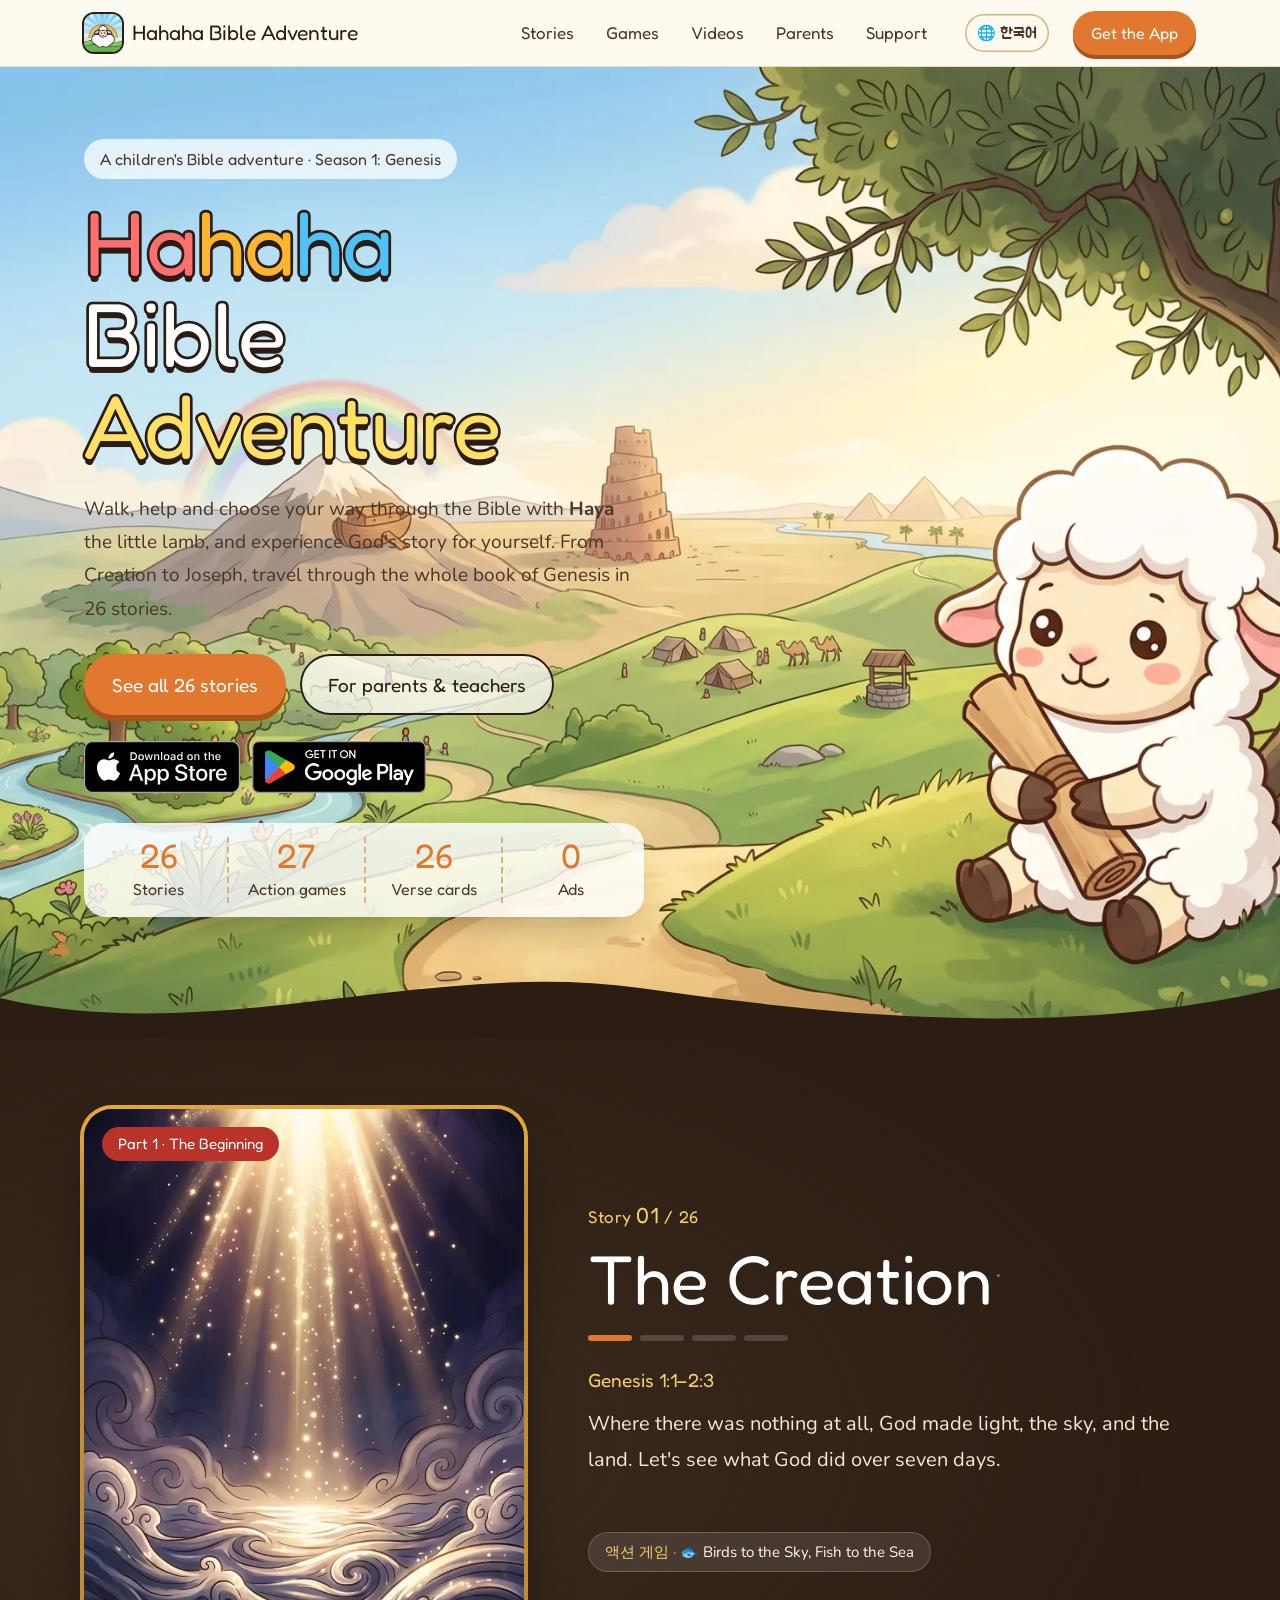
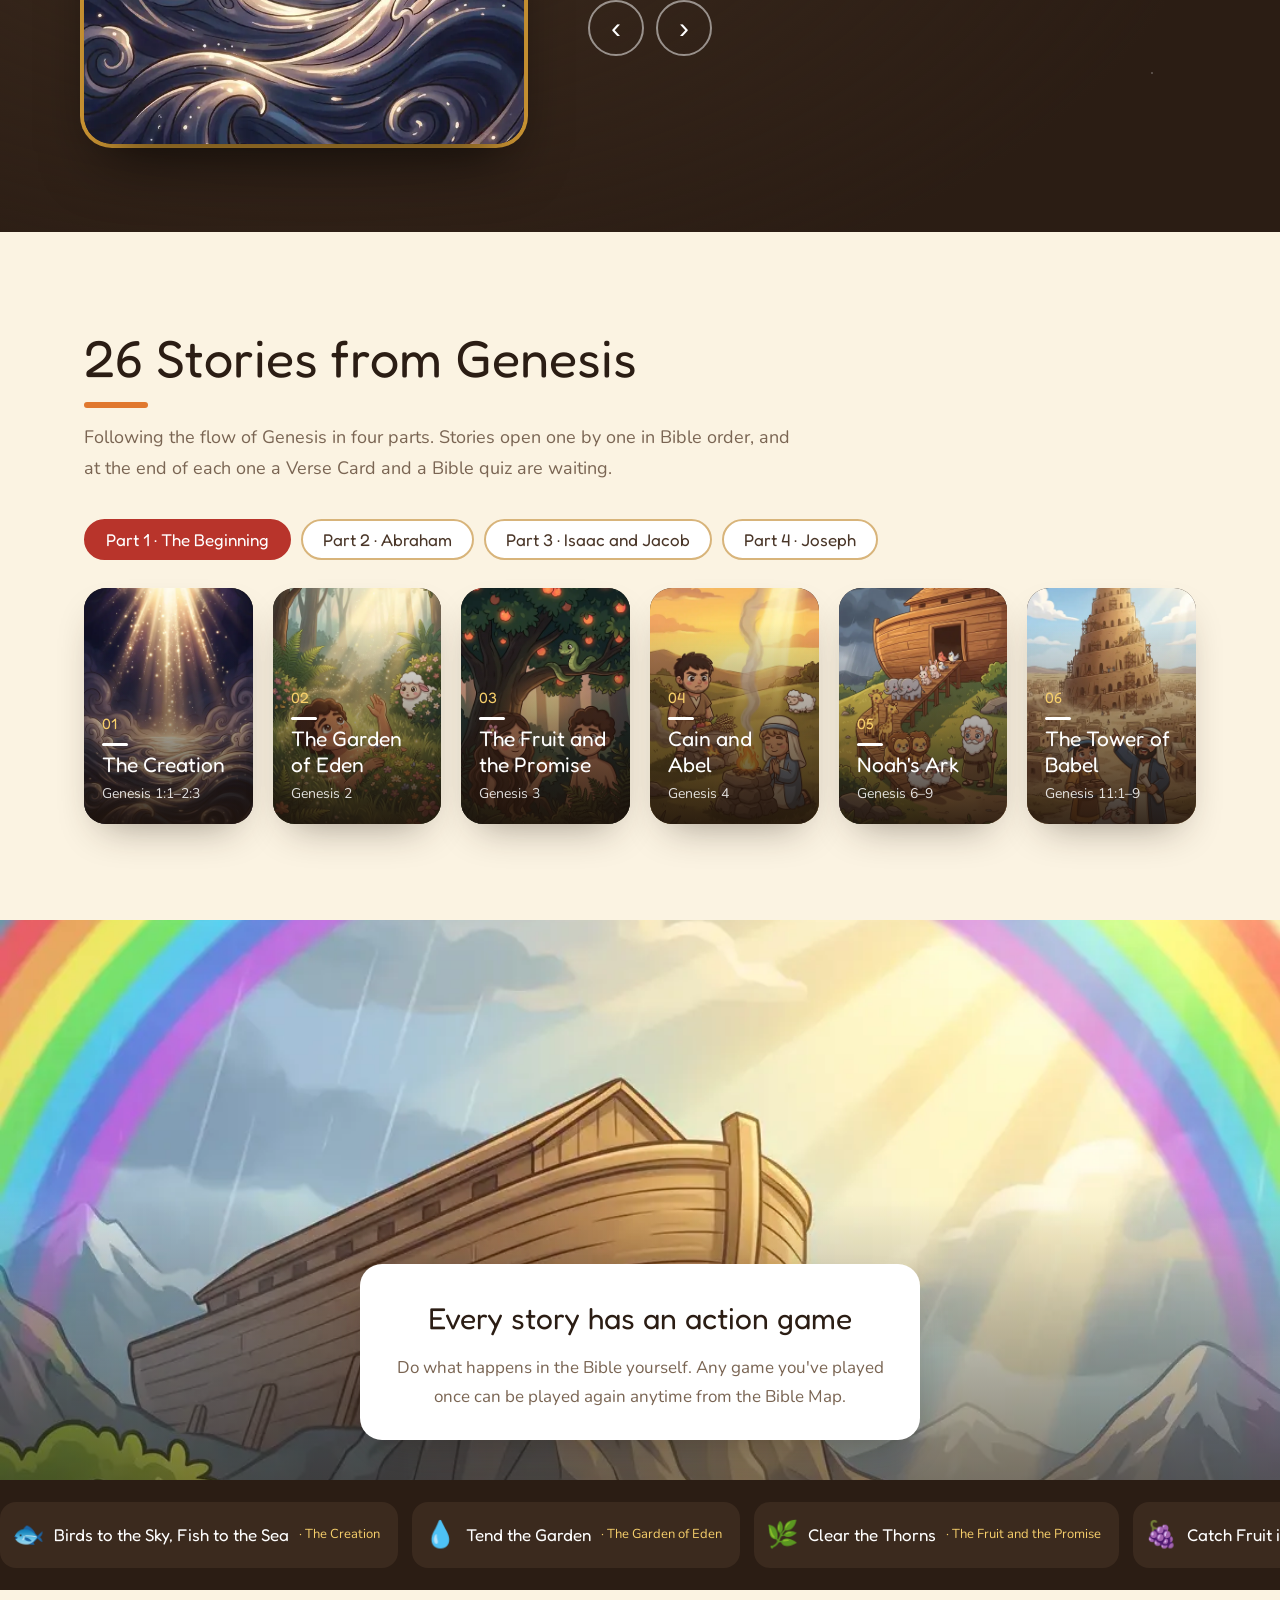
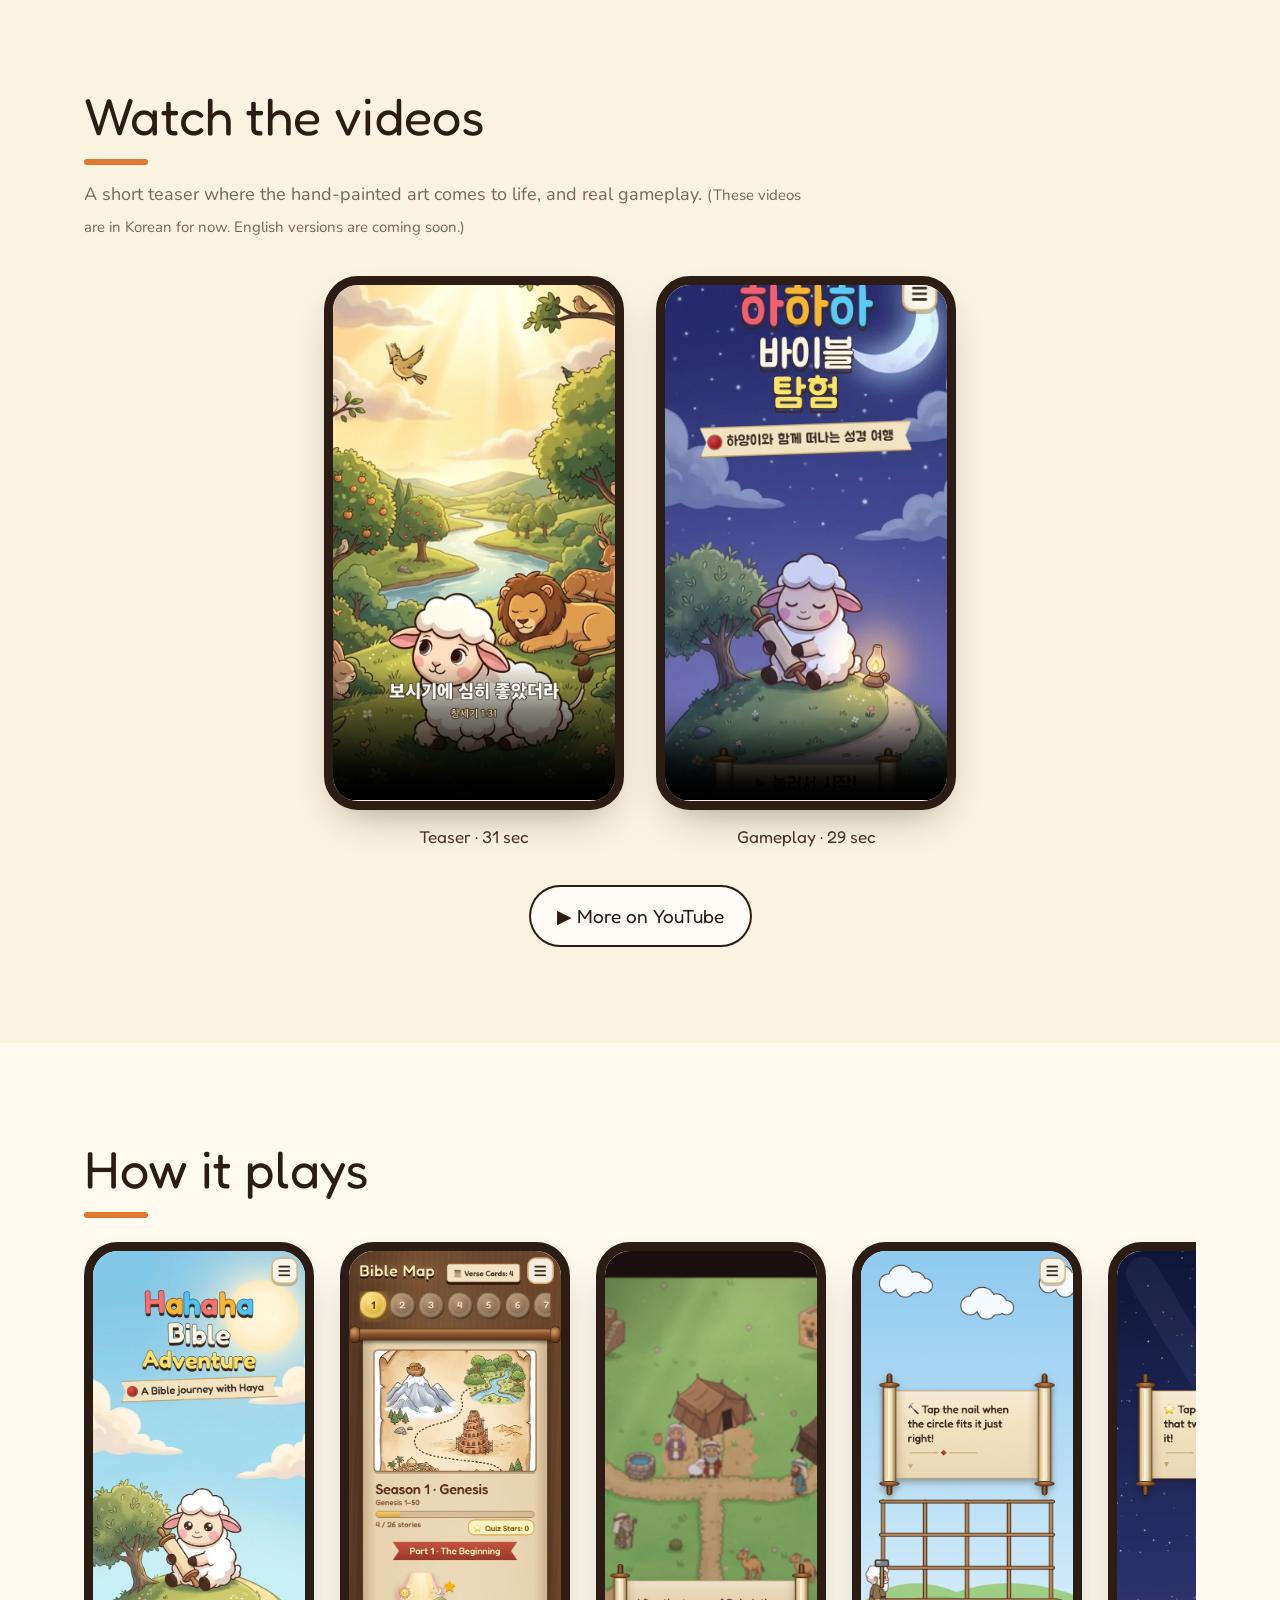
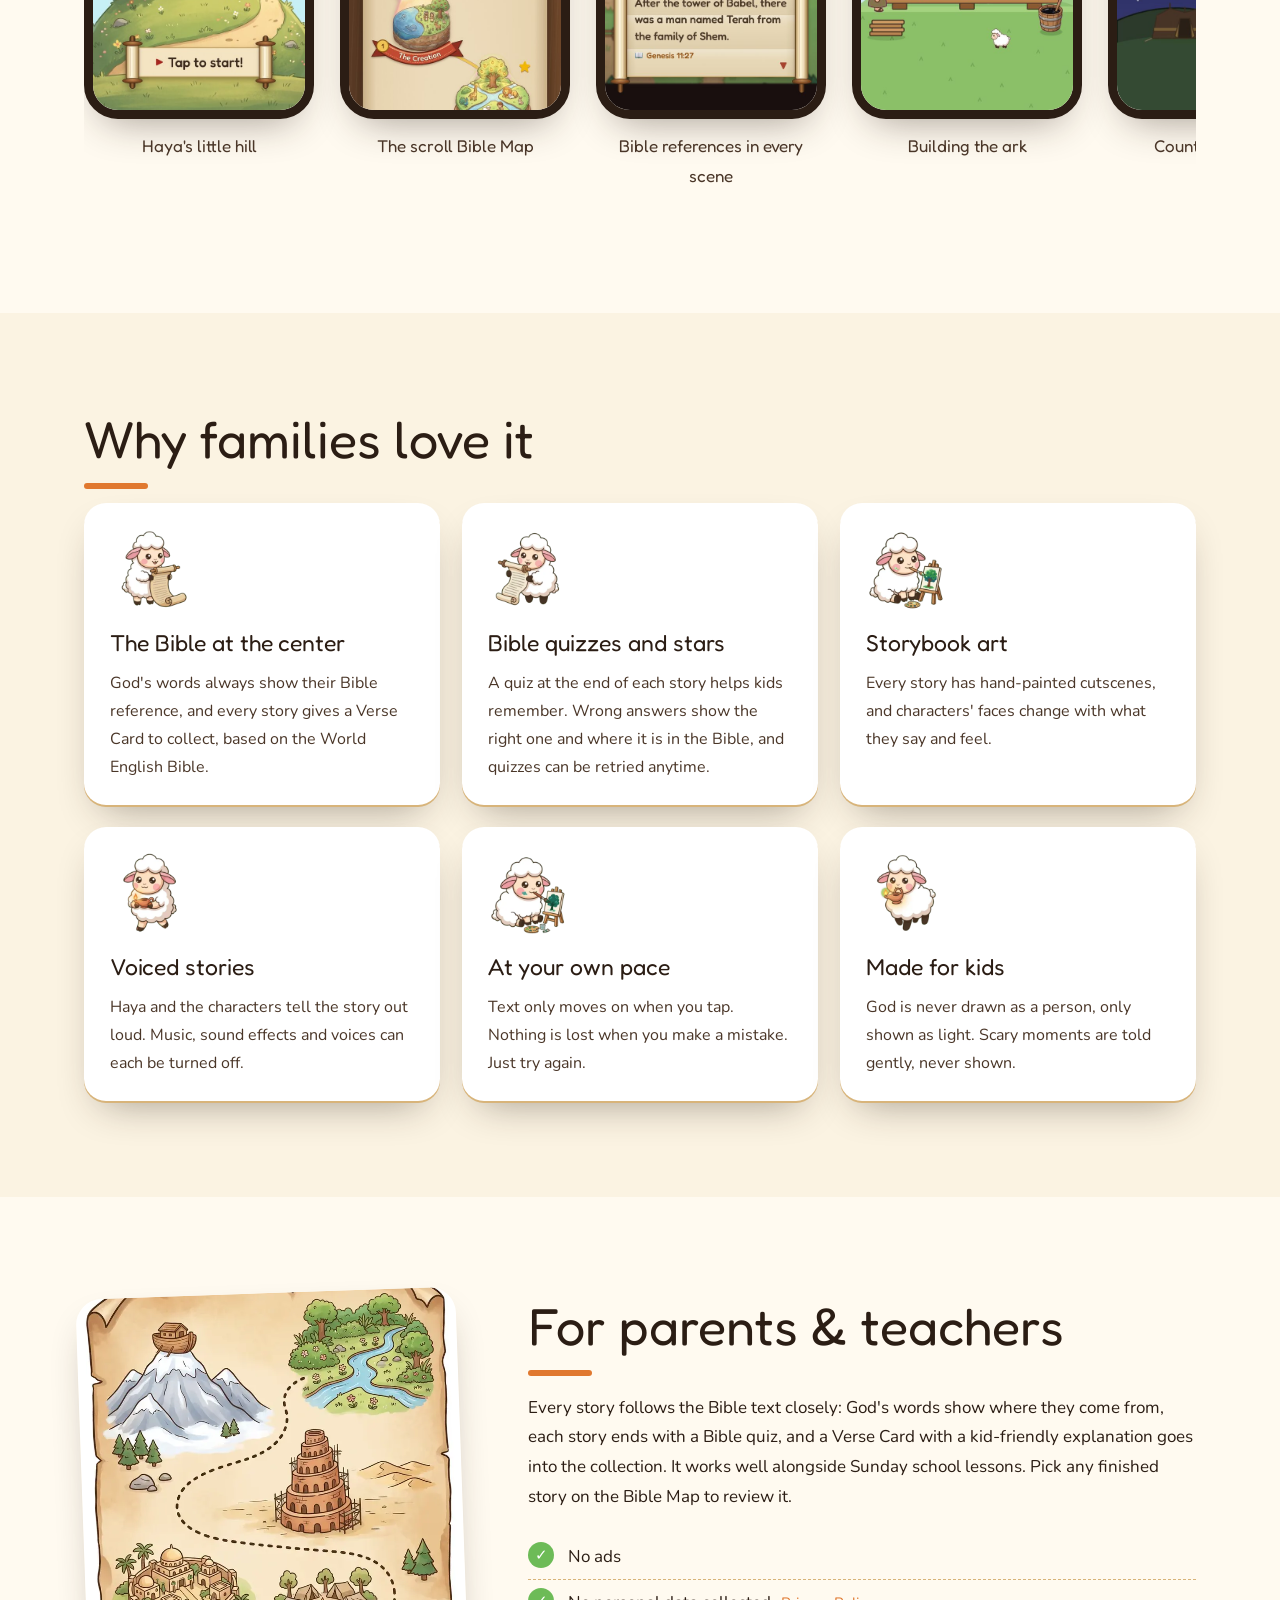
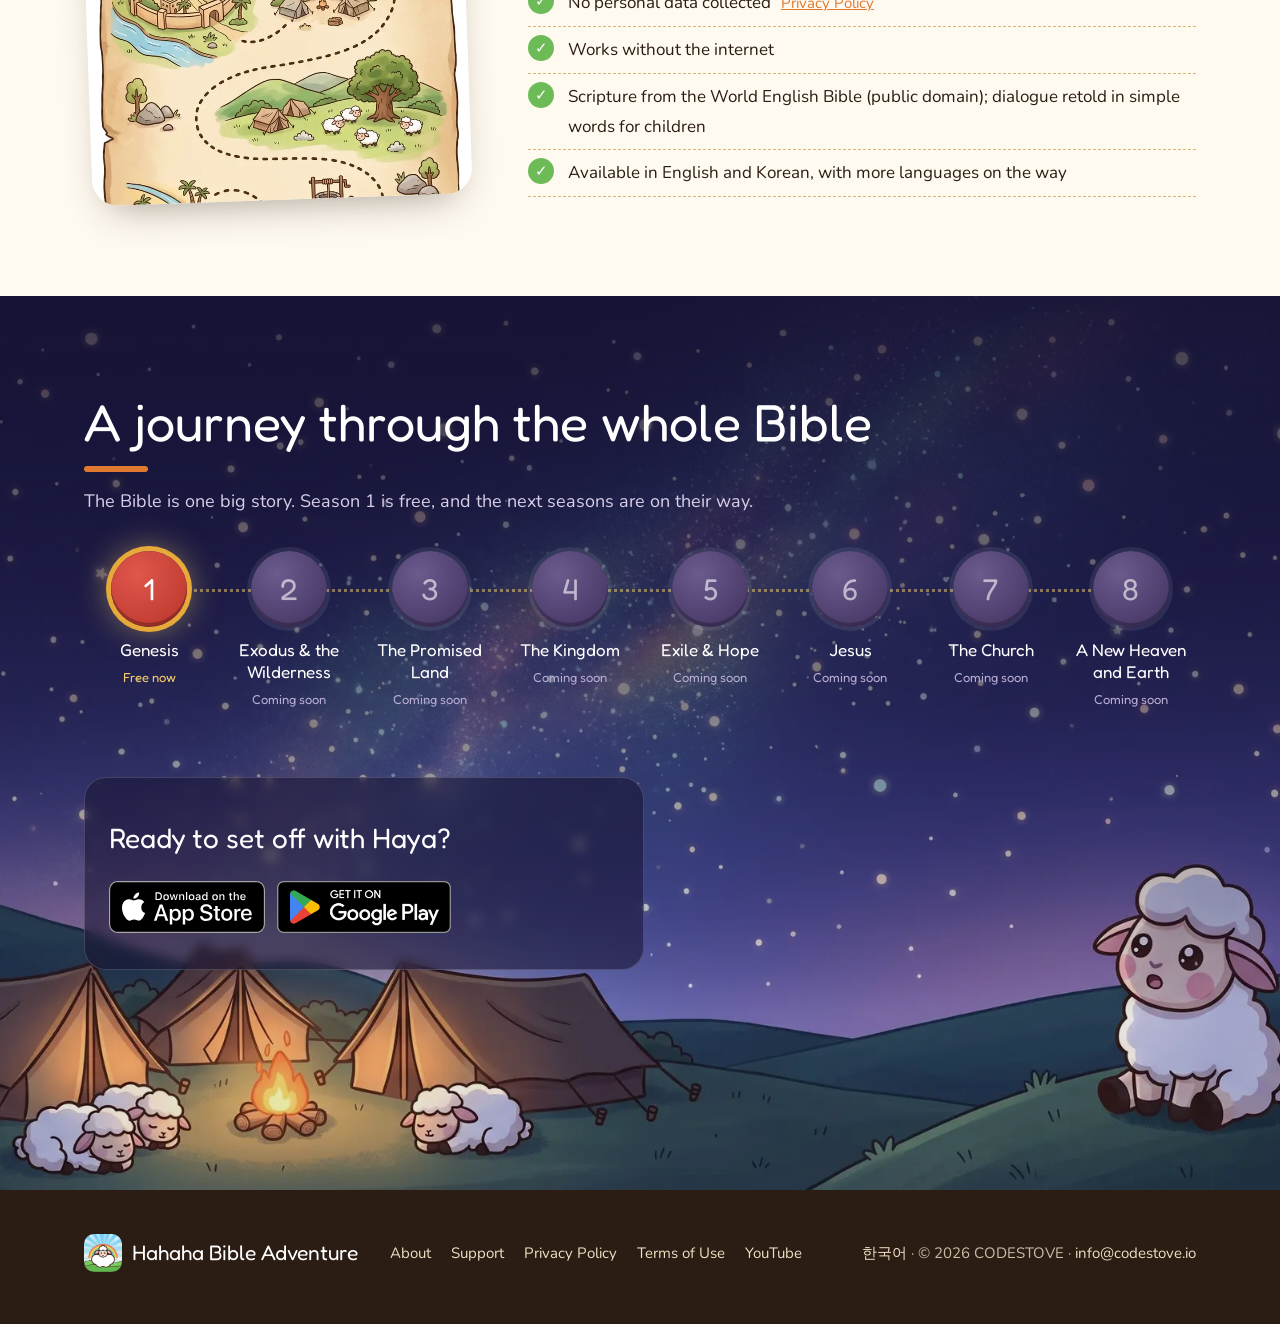
<file: en/index.html>
<!doctype html>
<html lang="en" data-base="../">
<head>
<meta charset="utf-8">
<meta name="viewport" content="width=device-width, initial-scale=1">
<title>Hahaha Bible Adventure – A Bible journey with Haya the lamb</title>
<meta name="description" content="A children's Bible game: walk, help and choose your way through all 26 stories of Genesis, from Creation to Joseph, with Haya the little lamb. No ads, no data collection.">
<meta name="theme-color" content="#2b1d14">
<meta property="og:title" content="Hahaha Bible Adventure">
<meta property="og:description" content="A Bible journey with Haya the lamb · 26 stories from Genesis">
<meta property="og:image" content="../assets/og.jpg">
<link rel="alternate" hreflang="ko" href="https://shine-codestove.github.io/hahaha-bible-site/index.html">
<link rel="alternate" hreflang="en" href="https://shine-codestove.github.io/hahaha-bible-site/en/index.html">
<link rel="alternate" hreflang="x-default" href="https://shine-codestove.github.io/hahaha-bible-site/en/index.html">
<link rel="icon" type="image/png" href="../assets/icon.png">
<link rel="apple-touch-icon" href="../assets/icon.png">
<link rel="preconnect" href="https://fonts.googleapis.com">
<link rel="preconnect" href="https://fonts.gstatic.com" crossorigin>
<link href="https://fonts.googleapis.com/css2?family=Fredoka:wght@500;600&family=Nunito:wght@400;700&family=Jua&display=swap" rel="stylesheet">
<link rel="stylesheet" href="../style.css?v=20261103">
</head>
<body class="home">

<header class="site-header">
  <div class="bar">
    <a class="brand" href="index.html"><img src="../assets/icon.png" alt="">Hahaha Bible Adventure</a>
    <nav class="menu">
      <a href="#stories">Stories</a>
      <a href="#play">Games</a>
      <a href="#videos">Videos</a>
      <a href="#parents">Parents</a>
      <a href="support.html">Support</a>
    </nav>
    <a class="lang-switch" href="../index.html" hreflang="ko" lang="ko" data-lang="ko">🌐 한국어</a>
    <a class="pill-btn small" href="#get">Get the App</a>
  </div>
</header>

<section class="hero">
  <img class="hero-bg" src="../assets/art/hero.webp" alt="Haya the lamb holding a scroll on a hill, looking out over the Garden of Eden, the ark and the rainbow, the Tower of Babel, Abraham's tents and the pyramids of Egypt">
  <div class="hero-in">
    <div class="hero-copy">
      <p class="eyebrow">A children's Bible adventure · Season 1: Genesis</p>
      <h1 class="logo-type"><span class="r">Ha</span><span class="o">ha</span><span class="b">ha</span><br>Bible <span class="y">Adventure</span></h1>
      <p class="lead">Walk, help and choose your way through the Bible with <b>Haya</b> the little lamb, and experience God's story for yourself. From Creation to Joseph, travel through the whole book of Genesis in 26 stories.</p>
      <div class="cta">
        <a class="pill-btn" href="#stories">See all 26 stories</a>
        <a class="ghost-btn" href="#parents">For parents &amp; teachers</a>
      </div>
      <div class="badges">
        <a href="https://apps.apple.com/app/id6821260857" target="_blank" rel="noopener"><img src="../assets/badges/app-store-en.svg" alt="Download on the App Store"></a>
        <a href="https://play.google.com/store/apps/details?id=io.codestove.biblejourney&amp;hl=en" target="_blank" rel="noopener"><img src="../assets/badges/google-play-en.png" alt="Get it on Google Play"></a>
      </div>
      <ul class="stats">
        <li><b>26</b>Stories</li>
        <li><b>27</b>Action games</li>
        <li><b>26</b>Verse cards</li>
        <li><b>0</b>Ads</li>
      </ul>
    </div>
  </div>
  <svg class="wave" viewBox="0 0 1440 80" preserveAspectRatio="none" aria-hidden="true"><path d="M0 40 C 240 90 480 0 720 30 S 1200 80 1440 30 L1440 80 L0 80 Z"/></svg>
</section>

<section class="spotlight" id="spotlight" aria-roledescription="carousel" aria-label="Browse the stories">
  <div class="sp-in">
    <div class="sp-art">
      <img id="sp-img" src="../assets/art/creation.webp" alt="">
      <span class="sp-part" id="sp-part">Part 1 · The Beginning</span>
    </div>
    <div class="sp-copy" aria-live="polite">
      <p class="sp-count">Story <span id="sp-no">01</span> / 26</p>
      <h2 id="sp-title">The Creation</h2>
      <div class="sp-bars" id="sp-bars"></div>
      <p class="sp-ref" id="sp-ref">Genesis 1:1–2:3</p>
      <p class="sp-sum" id="sp-sum"></p>
      <p class="sp-game" id="sp-game"></p>
      <div class="sp-nav">
        <button type="button" class="round" id="sp-prev" aria-label="Previous story">‹</button>
        <button type="button" class="round" id="sp-next" aria-label="Next story">›</button>
      </div>
    </div>
  </div>
</section>

<section class="section paper" id="stories">
  <div class="wrap">
    <h2 class="sec-title">26 Stories from Genesis</h2>
    <p class="sec-lead">Following the flow of Genesis in four parts. Stories open one by one in Bible order, and at the end of each one a Verse Card and a Bible quiz are waiting.</p>
    <div class="tabs" role="tablist" id="tabs"></div>
    <ul class="story-grid" id="grid"></ul>
  </div>
</section>

<section class="banner" id="play">
  <img class="banner-bg" src="../assets/art/rainbow.webp" alt="Noah's family and the animals by the ark under a rainbow">
  <div class="banner-card">
    <h2>Every story has an action game</h2>
    <p>Do what happens in the Bible yourself. Any game you've played once can be played again anytime from the Bible Map.</p>
  </div>
</section>
<div class="marquee" aria-label="Action games">
  <div class="track" id="track"></div>
</div>

<section class="section paper" id="videos">
  <div class="wrap">
    <h2 class="sec-title">Watch the videos</h2>
    <p class="sec-lead">A short teaser where the hand-painted art comes to life, and real gameplay. <small>(These videos are in Korean for now. English versions are coming soon.)</small></p>
    <div class="videos">
      <figure>
        <video src="../assets/video/teaser.mp4" poster="../assets/video/teaser.jpg" controls playsinline preload="none" aria-label="Teaser: hand-painted scenes from Genesis with Bible verses (Korean)"></video>
        <figcaption>Teaser · 31 sec</figcaption>
      </figure>
      <figure>
        <video src="../assets/video/gameplay.mp4" poster="../assets/video/gameplay.jpg" controls playsinline preload="none" aria-label="Gameplay: Creation, Noah, the Tower of Babel game and the Bible quiz (Korean)"></video>
        <figcaption>Gameplay · 29 sec</figcaption>
      </figure>
    </div>
    <p class="videos-more"><a class="ghost-btn" href="https://www.youtube.com/@hahahabible" target="_blank" rel="noopener">▶ More on YouTube</a></p>
  </div>
</section>

<section class="section" id="screens">
  <div class="wrap">
    <h2 class="sec-title">How it plays</h2>
    <div class="phones">
      <figure><img src="../assets/en/1-title.jpg" alt="" loading="lazy"><figcaption>Haya's little hill</figcaption></figure>
      <figure><img src="../assets/en/2-map.jpg" alt="" loading="lazy"><figcaption>The scroll Bible Map</figcaption></figure>
      <figure><img src="../assets/en/3-word.jpg" alt="" loading="lazy"><figcaption>Bible references in every scene</figcaption></figure>
      <figure><img src="../assets/en/4-ark.jpg" alt="" loading="lazy"><figcaption>Building the ark</figcaption></figure>
      <figure><img src="../assets/en/5-stars.jpg" alt="" loading="lazy"><figcaption>Counting the stars</figcaption></figure>
      <figure><img src="../assets/en/6-sodom.jpg" alt="" loading="lazy"><figcaption>Hand-painted cutscenes</figcaption></figure>
      <figure><img src="../assets/en/8-joseph.jpg" alt="" loading="lazy"><figcaption>Talking with Bible characters</figcaption></figure>
      <figure><img src="../assets/en/9-quiz.jpg" alt="" loading="lazy"><figcaption>Bible quiz</figcaption></figure>
    </div>
  </div>
</section>

<section class="section paper">
  <div class="wrap">
    <h2 class="sec-title">Why families love it</h2>
    <ul class="features">
      <li><img src="../assets/sheep/2.webp" alt="" loading="lazy"><h3>The Bible at the center</h3><p>God's words always show their Bible reference, and every story gives a Verse Card to collect, based on the World English Bible.</p></li>
      <li><img src="../assets/sheep/1.webp" alt="" loading="lazy"><h3>Bible quizzes and stars</h3><p>A quiz at the end of each story helps kids remember. Wrong answers show the right one and where it is in the Bible, and quizzes can be retried anytime.</p></li>
      <li><img src="../assets/sheep/3.webp" alt="" loading="lazy"><h3>Storybook art</h3><p>Every story has hand-painted cutscenes, and characters' faces change with what they say and feel.</p></li>
      <li><img src="../assets/sheep/5.webp" alt="" loading="lazy"><h3>Voiced stories</h3><p>Haya and the characters tell the story out loud. Music, sound effects and voices can each be turned off.</p></li>
      <li><img src="../assets/sheep/4.webp" alt="" loading="lazy"><h3>At your own pace</h3><p>Text only moves on when you tap. Nothing is lost when you make a mistake. Just try again.</p></li>
      <li><img src="../assets/sheep/6.webp" alt="" loading="lazy"><h3>Made for kids</h3><p>God is never drawn as a person, only shown as light. Scary moments are told gently, never shown.</p></li>
    </ul>
  </div>
</section>

<section class="section" id="parents">
  <div class="wrap split">
    <div class="split-art"><img src="../assets/art/map.webp" alt="A parchment Bible Map of the lands of Genesis" loading="lazy"></div>
    <div>
      <h2 class="sec-title">For parents &amp; teachers</h2>
      <p>Every story follows the Bible text closely: God's words show where they come from, each story ends with a Bible quiz, and a Verse Card with a kid-friendly explanation goes into the collection. It works well alongside Sunday school lessons. Pick any finished story on the Bible Map to review it.</p>
      <ul class="checks">
        <li>No ads</li>
        <li>No personal data collected <a href="privacy.html">Privacy Policy</a></li>
        <li>Works without the internet</li>
        <li>Scripture from the World English Bible (public domain); dialogue retold in simple words for children</li>
        <li>Available in English and Korean, with more languages on the way</li>
      </ul>
    </div>
  </div>
</section>

<section class="seasons" id="seasons">
  <div class="wrap">
    <h2 class="sec-title light">A journey through the whole Bible</h2>
    <p class="sec-lead light">The Bible is one big story. Season 1 is free, and the next seasons are on their way.</p>
    <ol class="seals">
      <li class="now"><span class="seal">1</span><b>Genesis</b><small>Free now</small></li>
      <li><span class="seal">2</span><b>Exodus &amp; the Wilderness</b><small>Coming soon</small></li>
      <li><span class="seal">3</span><b>The Promised Land</b><small>Coming soon</small></li>
      <li><span class="seal">4</span><b>The Kingdom</b><small>Coming soon</small></li>
      <li><span class="seal">5</span><b>Exile &amp; Hope</b><small>Coming soon</small></li>
      <li><span class="seal">6</span><b>Jesus</b><small>Coming soon</small></li>
      <li><span class="seal">7</span><b>The Church</b><small>Coming soon</small></li>
      <li><span class="seal">8</span><b>A New Heaven and Earth</b><small>Coming soon</small></li>
    </ol>
    <div class="get" id="get">
      <h3>Ready to set off with Haya?</h3>
      <div class="badges">
        <a href="https://apps.apple.com/app/id6821260857" target="_blank" rel="noopener"><img src="../assets/badges/app-store-en.svg" alt="Download on the App Store"></a>
        <a href="https://play.google.com/store/apps/details?id=io.codestove.biblejourney&amp;hl=en" target="_blank" rel="noopener"><img src="../assets/badges/google-play-en.png" alt="Get it on Google Play"></a>
      </div>
    </div>
  </div>
</section>

<footer class="site-footer">
  <div class="wrap">
    <a class="brand" href="index.html"><img src="../assets/icon.png" alt="">Hahaha Bible Adventure</a>
    <nav><a href="index.html">About</a><a href="support.html">Support</a><a href="privacy.html">Privacy Policy</a><a href="terms.html">Terms of Use</a><a href="https://www.youtube.com/@hahahabible" target="_blank" rel="noopener">YouTube</a></nav>
    <p><a href="../index.html" hreflang="ko" lang="ko" data-lang="ko">한국어</a> · © 2026 CODESTOVE · <a href="mailto:info@codestove.io">info@codestove.io</a></p>
  </div>
</footer>

<script>
const PARTS = ['Part 1 · The Beginning', 'Part 2 · Abraham', 'Part 3 · Isaac and Jacob', 'Part 4 · Joseph'];
const STORIES = [{"id":"creation","no":1,"p":1,"t":"The Creation","r":"Genesis 1:1–2:3","s":"Where there was nothing at all, God made light, the sky, and the land. Let's see what God did over seven days.","g":[{"t":"Birds to the Sky, Fish to the Sea","e":"🐟"}]},{"id":"eden","no":2,"p":1,"t":"The Garden of Eden","r":"Genesis 2","s":"Take care of a beautiful garden with Adam, and give names to the animals.","g":[{"t":"Tend the Garden","e":"💧"}]},{"id":"promise","no":3,"p":1,"t":"The Fruit and the Promise","r":"Genesis 3","s":"The serpent's lie and Eve's choice. Even when people disobeyed His word, God gave them a promise to save them.","g":[{"t":"Clear the Thorns","e":"🌿"}]},{"id":"cain","no":4,"p":1,"t":"Cain and Abel","r":"Genesis 4","s":"Abel kept sheep and Cain grew crops. A story of two brothers' gifts to God, and of calming an angry heart.","g":[{"t":"Catch Fruit in Cain's Field","e":"🍇"}]},{"id":"noah","no":5,"p":1,"t":"Noah's Ark","r":"Genesis 6–9","s":"Build the ark with Grandpa Noah and bring the animals aboard. And then, the rainbow promise!","g":[{"t":"Build the Ark","e":"🔨"}]},{"id":"babel","no":6,"p":1,"t":"The Tower of Babel","r":"Genesis 11:1–9","s":"People built a tower up to the sky to make a great name for themselves. God mixed up their language.","g":[{"t":"Stack the Brick Tower","e":"🧱"}]},{"id":"call","no":7,"p":2,"t":"God Calls Abraham","r":"Genesis 12","s":"\"Leave your country and go to the land I will show you.\" Set off with a camel caravan on a journey of faith to Canaan.","g":[{"t":"The Road to Canaan","e":"🐪"},{"t":"Build an Altar","e":"🪨"}]},{"id":"yield","no":8,"p":2,"t":"Abraham Lets Lot Choose","r":"Genesis 13–14","s":"When the herdsmen quarreled, Abraham let his nephew Lot choose the land first. Then he rescues Lot, who was taken away.","g":[{"t":"Rescue Lot by Night","e":"🌙"}]},{"id":"stars","no":9,"p":2,"t":"Count the Stars","r":"Genesis 15","s":"God promised Abraham a family as many as the stars in the night sky, too many to count. Abraham believed God.","g":[{"t":"Count the Stars","e":"⭐"}]},{"id":"hagar","no":10,"p":2,"t":"Hagar and Ishmael","r":"Genesis 16, 21:8–21","s":"Hagar and her boy ran out of water in the wilderness. God heard the crying and showed her a well.","g":[{"t":"Fill the Water Skin","e":"💧"}]},{"id":"laugh","no":11,"p":2,"t":"Sarah's Laugh","r":"Genesis 17–18","s":"Welcome the three visitors who came to the tent. Sarah laughed at the promise of a son by this time next year.","g":[{"t":"Catch the Bread","e":"🍞"}]},{"id":"sodom","no":12,"p":2,"t":"Lot Escapes Sodom","r":"Genesis 18:16–19:29","s":"Abraham prayed for Sodom. Hold the angel's hand and run to the mountains without looking back!","g":[{"t":"Run to Zoar","e":"🏃"}]},{"id":"jireh","no":13,"p":2,"t":"The LORD Will Provide","r":"Genesis 21–22","s":"Isaac, the son of laughter, was born just as God promised. On Mount Moriah, God had a ram ready.","g":[{"t":"Climb Mount Moriah","e":"⛰️"}]},{"id":"rebekah","no":14,"p":2,"t":"Rebekah at the Well","r":"Genesis 23–24","s":"The old servant prayed as he looked for a wife for Isaac. Then Rebekah drew water for ten camels!","g":[{"t":"Water Ten Camels","e":"🐪"}]},{"id":"stew","no":15,"p":3,"t":"One Bowl of Stew","r":"Genesis 25:19–34","s":"Twin brothers Esau and Jacob. Hungry Esau sold his rights as the firstborn son for one bowl of red stew.","g":[{"t":"Run Home, Tired and Hungry","e":"🏃"}]},{"id":"wells","no":16,"p":3,"t":"Isaac's Peaceful Wells","r":"Genesis 26","s":"Each time his wells were taken, Isaac didn't fight. He moved on and dug again, and God gave him plenty of room.","g":[{"t":"A Hundred Times the Harvest","e":"🌾"}]},{"id":"blessing","no":17,"p":3,"t":"The Stolen Blessing","r":"Genesis 27","s":"Jacob tricked his father, whose eyes could not see well. The sad result of a lie, and the road away from home.","g":[{"t":"The Road to Haran","e":"🎒"}]},{"id":"ladder","no":18,"p":3,"t":"Jacob's Ladder","r":"Genesis 28","s":"Running away alone one night, Jacob fell asleep with a stone for a pillow. In a dream he saw a ladder reaching up to heaven.","g":[{"t":"Set Up the Pillar, Pour the Oil","e":"🪨"}]},{"id":"laban","no":19,"p":3,"t":"At Laban's House","r":"Genesis 29–31","s":"Jacob met Rachel at the well. He worked caring for the flocks, seven years at a time, and then God told him to go back home.","g":[{"t":"Catch the Growing Flock","e":"🐑"}]},{"id":"jabbok","no":20,"p":3,"t":"Peace at the Jabbok","r":"Genesis 32–33, 35","s":"The night before meeting his brother, Jacob wrestled by the Jabbok River. A new name, Israel, and the day the two brothers hugged.","g":[{"t":"Hold On Till Daybreak","e":"🤼"}]},{"id":"dreams","no":21,"p":4,"t":"Joseph's Colorful Coat","r":"Genesis 37","s":"A coat of many colors from his father, and strange dreams. Joseph went to find his brothers, was thrown into a pit, and was sold to Egypt.","g":[{"t":"Stack the Dream Sheaves","e":"🌾"}]},{"id":"prison","no":22,"p":4,"t":"Potiphar and the Prison","r":"Genesis 39–40","s":"As a servant, and even when he was unfairly put in prison, God was with Joseph. Help explain the dreams of two officials.","g":[{"t":"Grapes for Pharaoh's Cup","e":"🍇"}]},{"id":"pharaoh","no":23,"p":4,"t":"Pharaoh's Dreams","r":"Genesis 41","s":"A dream of seven cows and seven heads of grain. Joseph becomes ruler over Egypt. Help him store grain during the years of plenty.","g":[{"t":"Catch the Grain: Year 7","e":"🌾"}]},{"id":"grain","no":24,"p":4,"t":"The Brothers Buy Grain","r":"Genesis 42–44","s":"In the famine, the brothers came to Egypt to buy grain. Joseph finds out if they have really changed.","g":[{"t":"Load the Donkeys","e":"🫏"}]},{"id":"reveal","no":25,"p":4,"t":"I Am Joseph","r":"Genesis 45–47","s":"\"I am Joseph!\" Crying, Joseph hugged his brothers. He sends wagons to bring his father Jacob.","g":[{"t":"Wagons to Egypt","e":"🛒"}]},{"id":"forgive","no":26,"p":4,"t":"Blessing and Forgiveness","r":"Genesis 48–50","s":"Jacob blessed his twelve sons. \"You meant to harm me, but God meant it for good.\" The last story of Genesis.","g":[{"t":"Feed the Families","e":"🍞"}]}];
</script>
<script src="../site.js?v=20261103"></script>
</body>
</html>
</file>
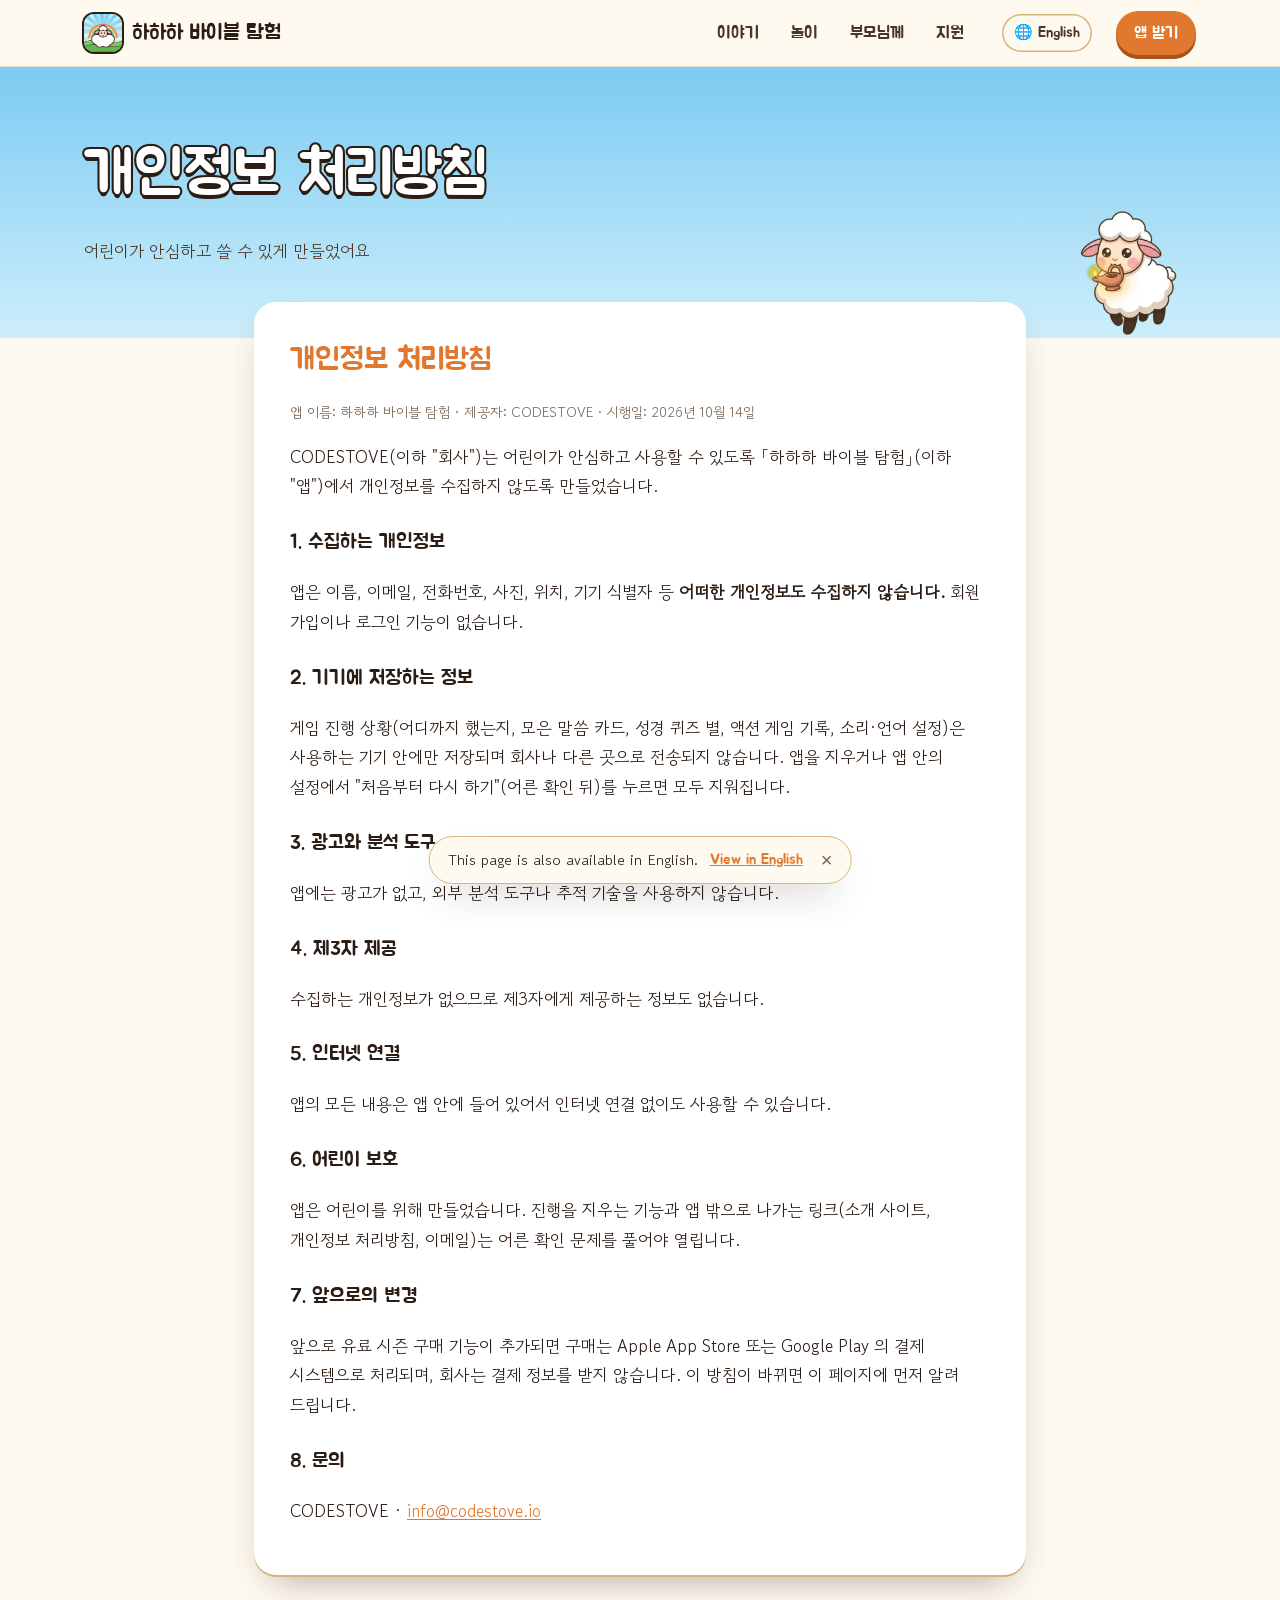
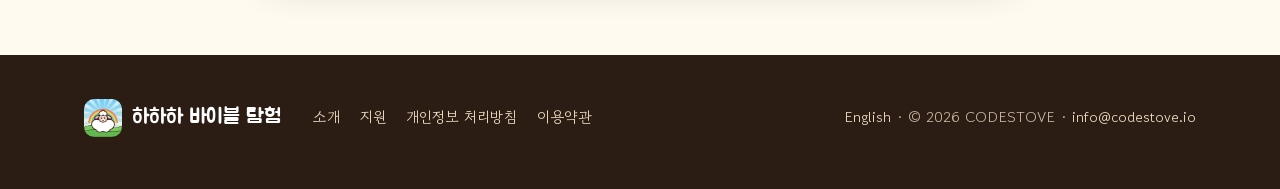
<file: privacy.html>
<!doctype html>
<html lang="ko">
<head>
<meta charset="utf-8">
<meta name="viewport" content="width=device-width, initial-scale=1">
<meta name="theme-color" content="#2b1d14">
<title>개인정보 처리방침 – 하하하 바이블 탐험</title>
<meta name="description" content="어린 양 하양이와 함께 성경 속을 걷고, 돕고, 고르며 하나님의 이야기를 경험하는 어린이 성경 게임">
<meta property="og:title" content="하하하 바이블 탐험">
<meta property="og:description" content="하양이와 함께 떠나는 성경 여행">
<meta property="og:image" content="assets/og.jpg">
<link rel="alternate" hreflang="ko" href="https://shine-codestove.github.io/hahaha-bible-site/privacy.html">
<link rel="alternate" hreflang="en" href="https://shine-codestove.github.io/hahaha-bible-site/en/privacy.html">
<link rel="alternate" hreflang="x-default" href="https://shine-codestove.github.io/hahaha-bible-site/en/privacy.html">
<link rel="icon" type="image/png" href="assets/icon.png">
<link rel="apple-touch-icon" href="assets/icon.png">
<link rel="preconnect" href="https://fonts.googleapis.com">
<link rel="preconnect" href="https://fonts.gstatic.com" crossorigin>
<link href="https://fonts.googleapis.com/css2?family=Gowun+Dodum&family=Jua&display=swap" rel="stylesheet">
<link rel="stylesheet" href="style.css?v=20261103">
</head>
<body>
<header class="site-header">
  <div class="bar">
    <a class="brand" href="index.html"><img src="assets/icon.png" alt="">하하하 바이블 탐험</a>
    <nav class="menu">
      <a href="index.html#stories">이야기</a>
      <a href="index.html#play">놀이</a>
      <a href="index.html#parents">부모님께</a>
      <a href="support.html">지원</a>
    </nav>
    <a class="lang-switch" href="en/privacy.html" hreflang="en" lang="en" data-lang="en">🌐 English</a>
    <a class="pill-btn small" href="index.html#get">앱 받기</a>
  </div>
</header>

<section class="page-hero">
  <div class="wrap">
    <h1>개인정보 처리방침</h1>
    <p>어린이가 안심하고 쓸 수 있게 만들었어요</p>
  </div>
  <img src="assets/sheep/6.webp" alt="">
</section>

<main class="doc">

<div class="card">
  <h2>개인정보 처리방침</h2>
  <p class="muted">앱 이름: 하하하 바이블 탐험 · 제공자: CODESTOVE · 시행일: 2026년 10월 14일</p>
  <p>CODESTOVE(이하 "회사")는 어린이가 안심하고 사용할 수 있도록 「하하하 바이블 탐험」(이하 "앱")에서 개인정보를 수집하지 않도록 만들었습니다.</p>
  <h3>1. 수집하는 개인정보</h3>
  <p>앱은 이름, 이메일, 전화번호, 사진, 위치, 기기 식별자 등 <b>어떠한 개인정보도 수집하지 않습니다.</b> 회원 가입이나 로그인 기능이 없습니다.</p>
  <h3>2. 기기에 저장하는 정보</h3>
  <p>게임 진행 상황(어디까지 했는지, 모은 말씀 카드, 성경 퀴즈 별, 액션 게임 기록, 소리·언어 설정)은 사용하는 기기 안에만 저장되며 회사나 다른 곳으로 전송되지 않습니다. 앱을 지우거나 앱 안의 설정에서 "처음부터 다시 하기"(어른 확인 뒤)를 누르면 모두 지워집니다.</p>
  <h3>3. 광고와 분석 도구</h3>
  <p>앱에는 광고가 없고, 외부 분석 도구나 추적 기술을 사용하지 않습니다.</p>
  <h3>4. 제3자 제공</h3>
  <p>수집하는 개인정보가 없으므로 제3자에게 제공하는 정보도 없습니다.</p>
  <h3>5. 인터넷 연결</h3>
  <p>앱의 모든 내용은 앱 안에 들어 있어서 인터넷 연결 없이도 사용할 수 있습니다.</p>
  <h3>6. 어린이 보호</h3>
  <p>앱은 어린이를 위해 만들었습니다. 진행을 지우는 기능과 앱 밖으로 나가는 링크(소개 사이트, 개인정보 처리방침, 이메일)는 어른 확인 문제를 풀어야 열립니다.</p>
  <h3>7. 앞으로의 변경</h3>
  <p>앞으로 유료 시즌 구매 기능이 추가되면 구매는 Apple App Store 또는 Google Play 의 결제 시스템으로 처리되며, 회사는 결제 정보를 받지 않습니다. 이 방침이 바뀌면 이 페이지에 먼저 알려 드립니다.</p>
  <h3>8. 문의</h3>
  <p>CODESTOVE · <a href="mailto:info@codestove.io">info@codestove.io</a></p>
</div>

</main>

<footer class="site-footer">
  <div class="wrap">
    <a class="brand" href="index.html"><img src="assets/icon.png" alt="">하하하 바이블 탐험</a>
    <nav><a href="index.html">소개</a><a href="support.html">지원</a><a href="privacy.html">개인정보 처리방침</a><a href="terms.html">이용약관</a></nav>
    <p><a href="en/privacy.html" hreflang="en" lang="en" data-lang="en">English</a> · © 2026 CODESTOVE · <a href="mailto:info@codestove.io">info@codestove.io</a></p>
  </div>
</footer>
<script src="site.js?v=20261103"></script>
</body>
</html>
</file>
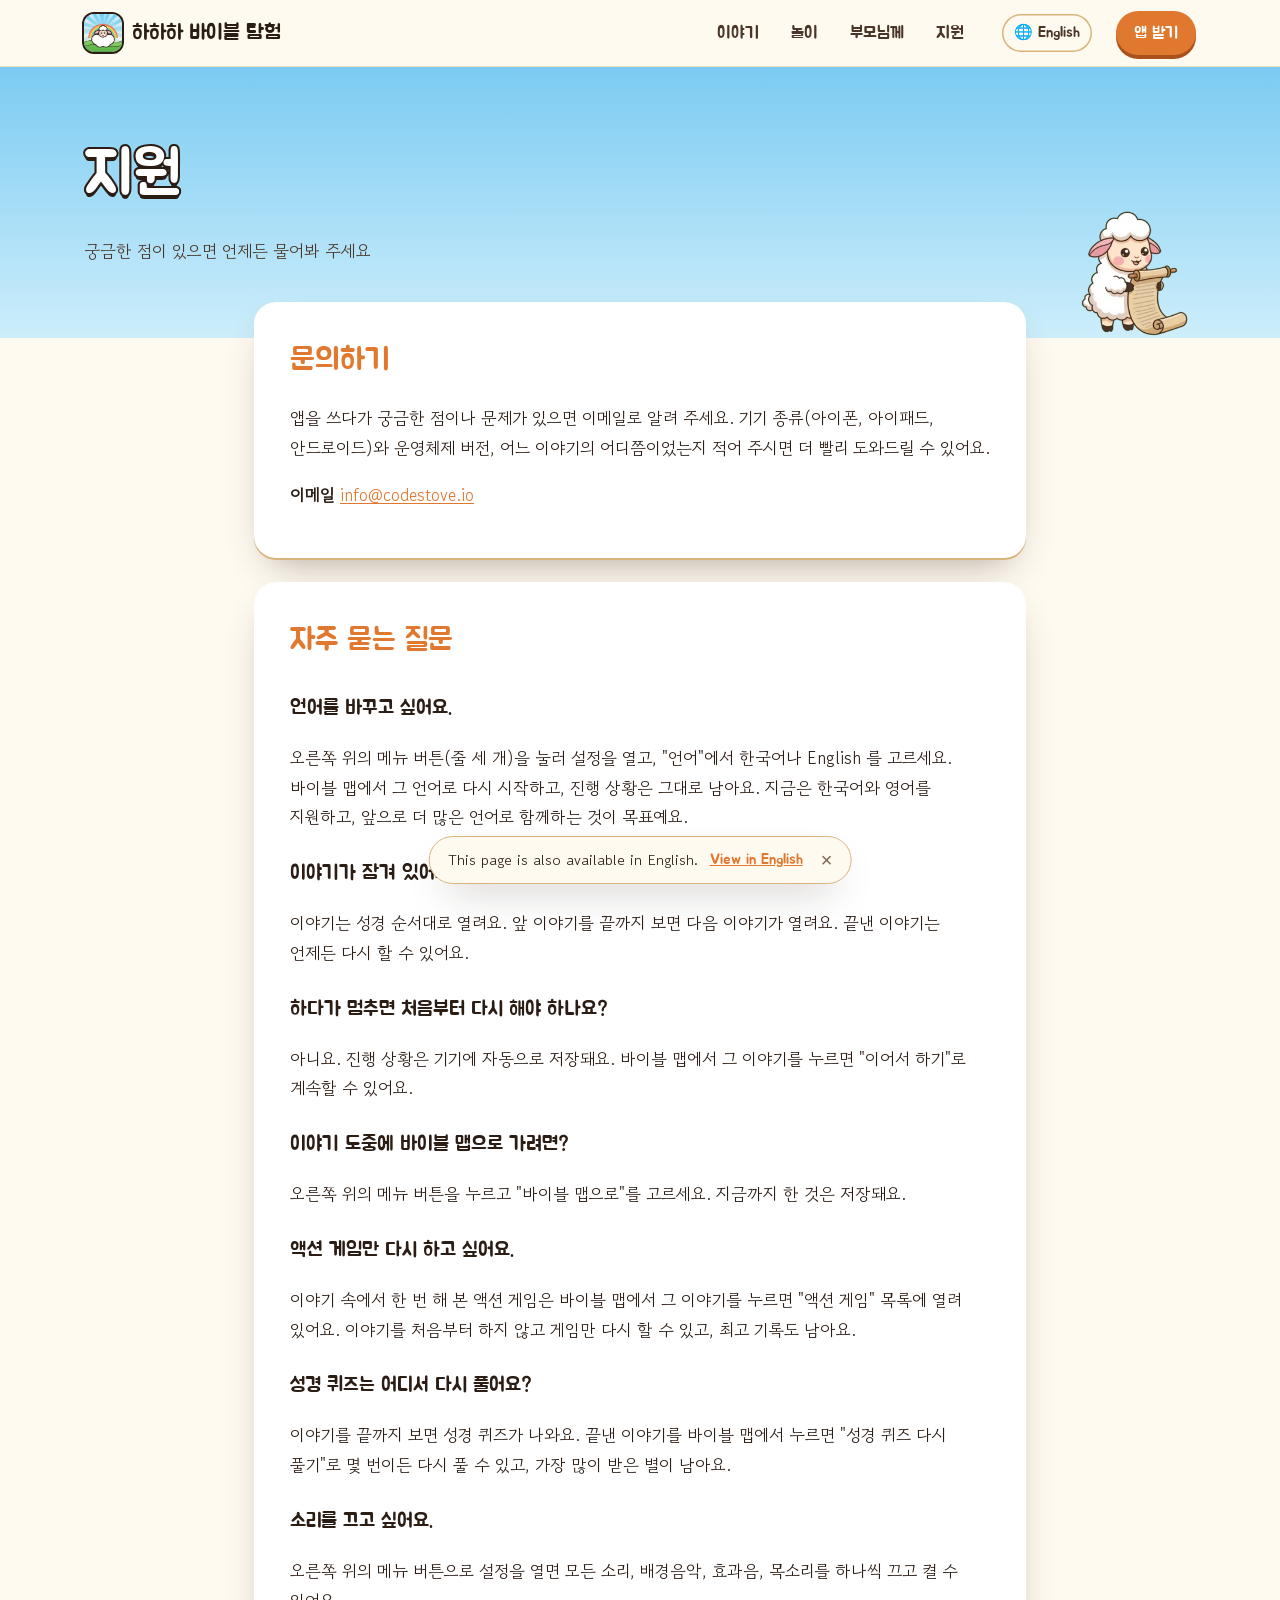
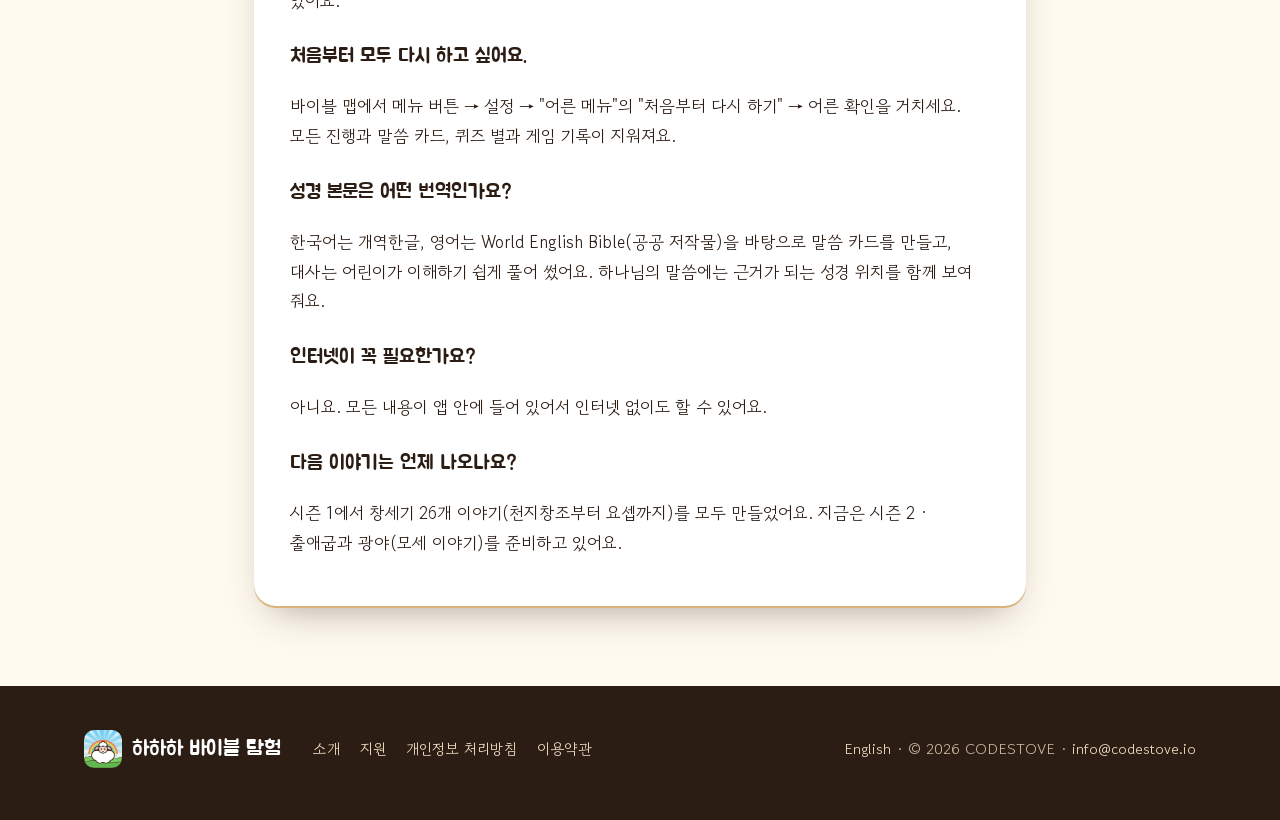
<file: support.html>
<!doctype html>
<html lang="ko">
<head>
<meta charset="utf-8">
<meta name="viewport" content="width=device-width, initial-scale=1">
<meta name="theme-color" content="#2b1d14">
<title>지원 – 하하하 바이블 탐험</title>
<meta name="description" content="어린 양 하양이와 함께 성경 속을 걷고, 돕고, 고르며 하나님의 이야기를 경험하는 어린이 성경 게임">
<meta property="og:title" content="하하하 바이블 탐험">
<meta property="og:description" content="하양이와 함께 떠나는 성경 여행">
<meta property="og:image" content="assets/og.jpg">
<link rel="alternate" hreflang="ko" href="https://shine-codestove.github.io/hahaha-bible-site/support.html">
<link rel="alternate" hreflang="en" href="https://shine-codestove.github.io/hahaha-bible-site/en/support.html">
<link rel="alternate" hreflang="x-default" href="https://shine-codestove.github.io/hahaha-bible-site/en/support.html">
<link rel="icon" type="image/png" href="assets/icon.png">
<link rel="apple-touch-icon" href="assets/icon.png">
<link rel="preconnect" href="https://fonts.googleapis.com">
<link rel="preconnect" href="https://fonts.gstatic.com" crossorigin>
<link href="https://fonts.googleapis.com/css2?family=Gowun+Dodum&family=Jua&display=swap" rel="stylesheet">
<link rel="stylesheet" href="style.css?v=20261103">
</head>
<body>
<header class="site-header">
  <div class="bar">
    <a class="brand" href="index.html"><img src="assets/icon.png" alt="">하하하 바이블 탐험</a>
    <nav class="menu">
      <a href="index.html#stories">이야기</a>
      <a href="index.html#play">놀이</a>
      <a href="index.html#parents">부모님께</a>
      <a href="support.html">지원</a>
    </nav>
    <a class="lang-switch" href="en/support.html" hreflang="en" lang="en" data-lang="en">🌐 English</a>
    <a class="pill-btn small" href="index.html#get">앱 받기</a>
  </div>
</header>

<section class="page-hero">
  <div class="wrap">
    <h1>지원</h1>
    <p>궁금한 점이 있으면 언제든 물어봐 주세요</p>
  </div>
  <img src="assets/sheep/2.webp" alt="">
</section>

<main class="doc">

<div class="card">
  <h2>문의하기</h2>
  <p>앱을 쓰다가 궁금한 점이나 문제가 있으면 이메일로 알려 주세요. 기기 종류(아이폰, 아이패드, 안드로이드)와 운영체제 버전, 어느 이야기의 어디쯤이었는지 적어 주시면 더 빨리 도와드릴 수 있어요.</p>
  <p><b>이메일</b> <a href="mailto:info@codestove.io">info@codestove.io</a></p>
</div>

<div class="card">
  <h2>자주 묻는 질문</h2>
  <h3>언어를 바꾸고 싶어요.</h3>
  <p>오른쪽 위의 메뉴 버튼(줄 세 개)을 눌러 설정을 열고, "언어"에서 한국어나 English 를 고르세요. 바이블 맵에서 그 언어로 다시 시작하고, 진행 상황은 그대로 남아요. 지금은 한국어와 영어를 지원하고, 앞으로 더 많은 언어로 함께하는 것이 목표예요.</p>
  <h3>이야기가 잠겨 있어요.</h3>
  <p>이야기는 성경 순서대로 열려요. 앞 이야기를 끝까지 보면 다음 이야기가 열려요. 끝낸 이야기는 언제든 다시 할 수 있어요.</p>
  <h3>하다가 멈추면 처음부터 다시 해야 하나요?</h3>
  <p>아니요. 진행 상황은 기기에 자동으로 저장돼요. 바이블 맵에서 그 이야기를 누르면 "이어서 하기"로 계속할 수 있어요.</p>
  <h3>이야기 도중에 바이블 맵으로 가려면?</h3>
  <p>오른쪽 위의 메뉴 버튼을 누르고 "바이블 맵으로"를 고르세요. 지금까지 한 것은 저장돼요.</p>
  <h3>액션 게임만 다시 하고 싶어요.</h3>
  <p>이야기 속에서 한 번 해 본 액션 게임은 바이블 맵에서 그 이야기를 누르면 "액션 게임" 목록에 열려 있어요. 이야기를 처음부터 하지 않고 게임만 다시 할 수 있고, 최고 기록도 남아요.</p>
  <h3>성경 퀴즈는 어디서 다시 풀어요?</h3>
  <p>이야기를 끝까지 보면 성경 퀴즈가 나와요. 끝낸 이야기를 바이블 맵에서 누르면 "성경 퀴즈 다시 풀기"로 몇 번이든 다시 풀 수 있고, 가장 많이 받은 별이 남아요.</p>
  <h3>소리를 끄고 싶어요.</h3>
  <p>오른쪽 위의 메뉴 버튼으로 설정을 열면 모든 소리, 배경음악, 효과음, 목소리를 하나씩 끄고 켤 수 있어요.</p>
  <h3>처음부터 모두 다시 하고 싶어요.</h3>
  <p>바이블 맵에서 메뉴 버튼 → 설정 → "어른 메뉴"의 "처음부터 다시 하기" → 어른 확인을 거치세요. 모든 진행과 말씀 카드, 퀴즈 별과 게임 기록이 지워져요.</p>
  <h3>성경 본문은 어떤 번역인가요?</h3>
  <p>한국어는 개역한글, 영어는 World English Bible(공공 저작물)을 바탕으로 말씀 카드를 만들고, 대사는 어린이가 이해하기 쉽게 풀어 썼어요. 하나님의 말씀에는 근거가 되는 성경 위치를 함께 보여 줘요.</p>
  <h3>인터넷이 꼭 필요한가요?</h3>
  <p>아니요. 모든 내용이 앱 안에 들어 있어서 인터넷 없이도 할 수 있어요.</p>
  <h3>다음 이야기는 언제 나오나요?</h3>
  <p>시즌 1에서 창세기 26개 이야기(천지창조부터 요셉까지)를 모두 만들었어요. 지금은 시즌 2 · 출애굽과 광야(모세 이야기)를 준비하고 있어요.</p>
</div>

</main>

<footer class="site-footer">
  <div class="wrap">
    <a class="brand" href="index.html"><img src="assets/icon.png" alt="">하하하 바이블 탐험</a>
    <nav><a href="index.html">소개</a><a href="support.html">지원</a><a href="privacy.html">개인정보 처리방침</a><a href="terms.html">이용약관</a></nav>
    <p><a href="en/support.html" hreflang="en" lang="en" data-lang="en">English</a> · © 2026 CODESTOVE · <a href="mailto:info@codestove.io">info@codestove.io</a></p>
  </div>
</footer>
<script src="site.js?v=20261103"></script>
</body>
</html>
</file>
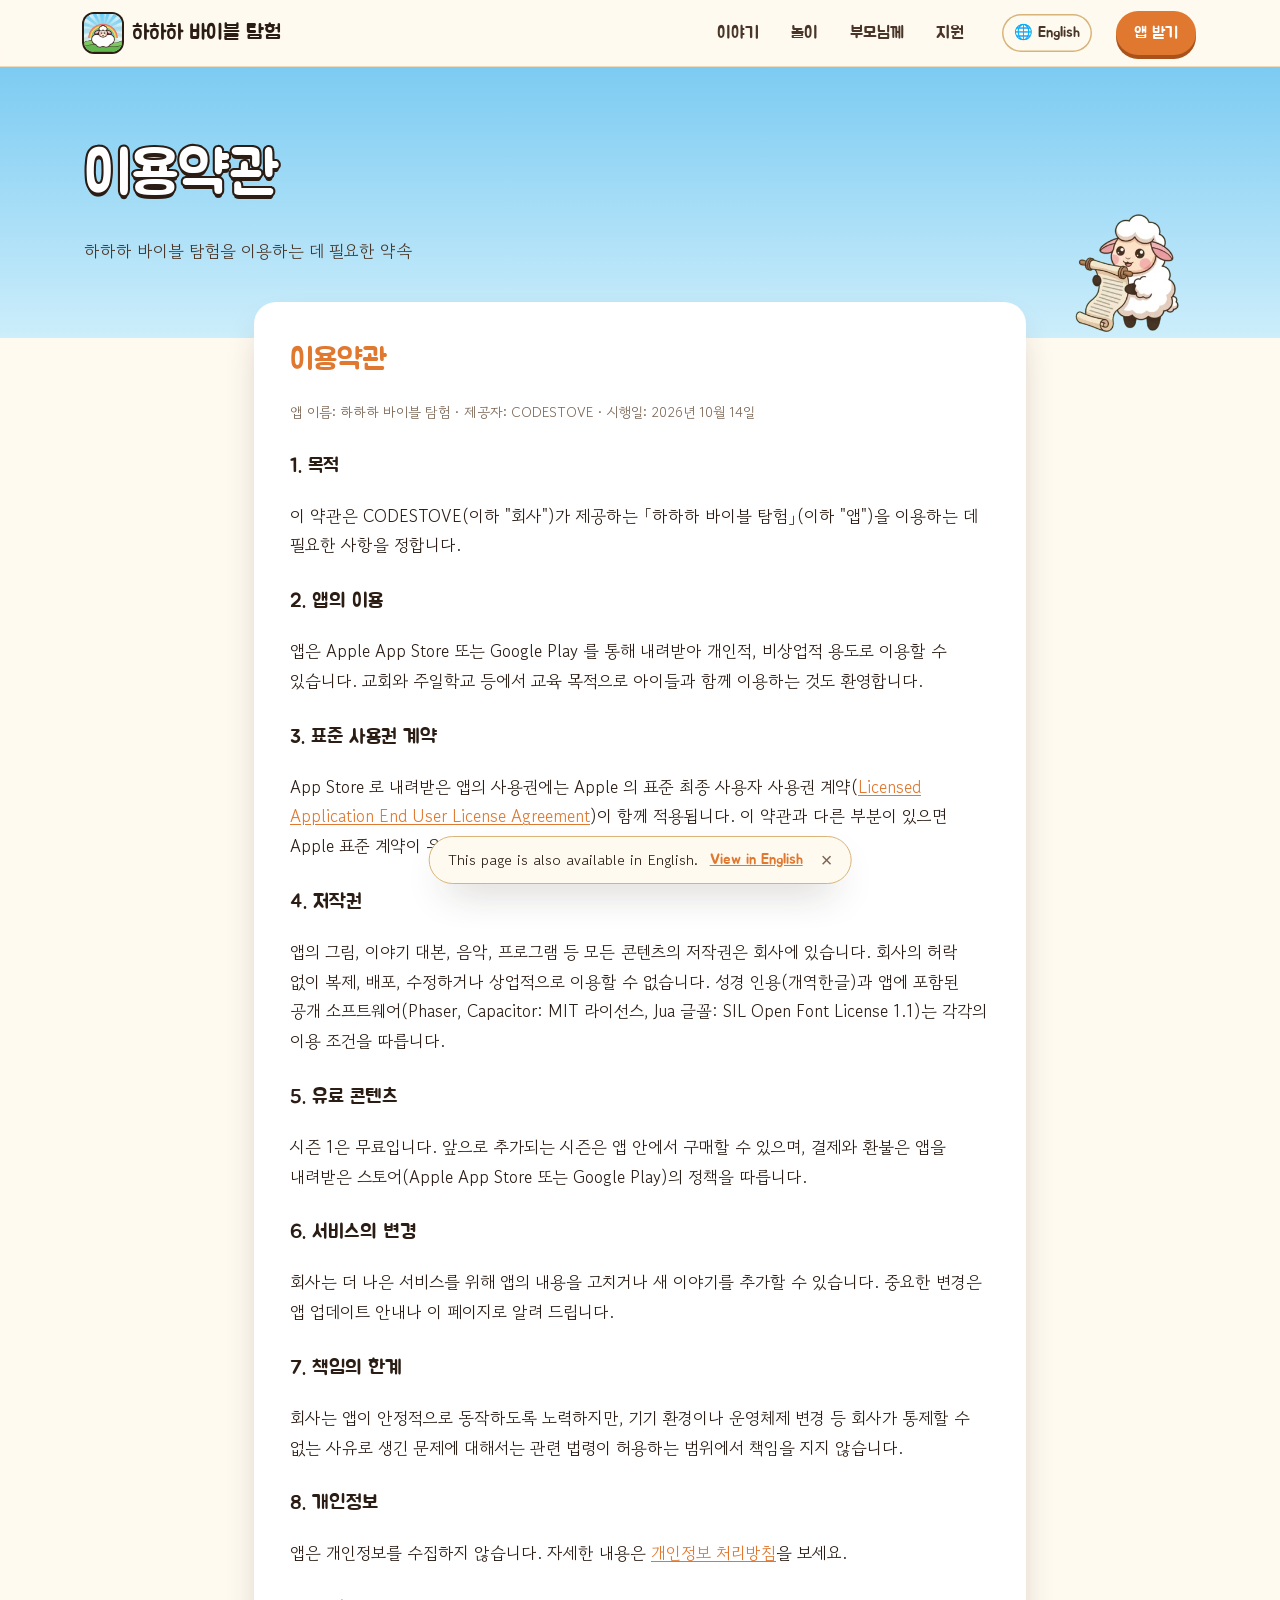
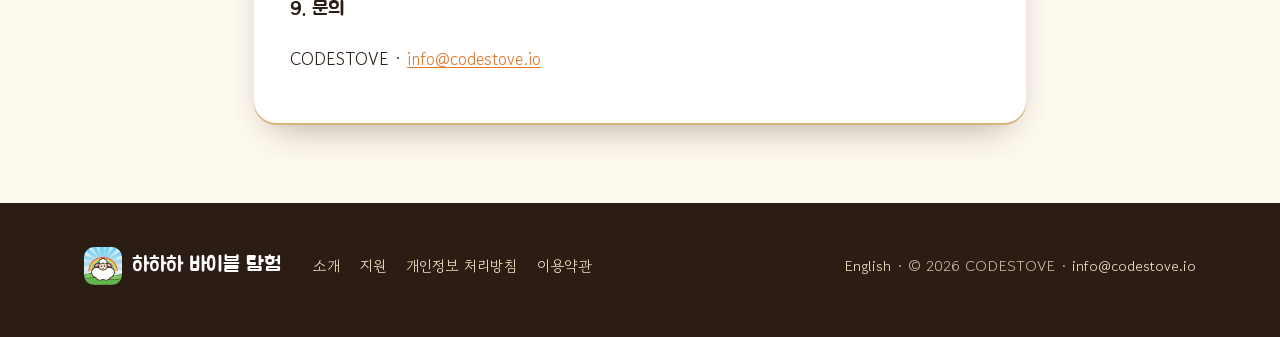
<file: terms.html>
<!doctype html>
<html lang="ko">
<head>
<meta charset="utf-8">
<meta name="viewport" content="width=device-width, initial-scale=1">
<meta name="theme-color" content="#2b1d14">
<title>이용약관 – 하하하 바이블 탐험</title>
<meta name="description" content="어린 양 하양이와 함께 성경 속을 걷고, 돕고, 고르며 하나님의 이야기를 경험하는 어린이 성경 게임">
<meta property="og:title" content="하하하 바이블 탐험">
<meta property="og:description" content="하양이와 함께 떠나는 성경 여행">
<meta property="og:image" content="assets/og.jpg">
<link rel="alternate" hreflang="ko" href="https://shine-codestove.github.io/hahaha-bible-site/terms.html">
<link rel="alternate" hreflang="en" href="https://shine-codestove.github.io/hahaha-bible-site/en/terms.html">
<link rel="alternate" hreflang="x-default" href="https://shine-codestove.github.io/hahaha-bible-site/en/terms.html">
<link rel="icon" type="image/png" href="assets/icon.png">
<link rel="apple-touch-icon" href="assets/icon.png">
<link rel="preconnect" href="https://fonts.googleapis.com">
<link rel="preconnect" href="https://fonts.gstatic.com" crossorigin>
<link href="https://fonts.googleapis.com/css2?family=Gowun+Dodum&family=Jua&display=swap" rel="stylesheet">
<link rel="stylesheet" href="style.css?v=20261103">
</head>
<body>
<header class="site-header">
  <div class="bar">
    <a class="brand" href="index.html"><img src="assets/icon.png" alt="">하하하 바이블 탐험</a>
    <nav class="menu">
      <a href="index.html#stories">이야기</a>
      <a href="index.html#play">놀이</a>
      <a href="index.html#parents">부모님께</a>
      <a href="support.html">지원</a>
    </nav>
    <a class="lang-switch" href="en/terms.html" hreflang="en" lang="en" data-lang="en">🌐 English</a>
    <a class="pill-btn small" href="index.html#get">앱 받기</a>
  </div>
</header>

<section class="page-hero">
  <div class="wrap">
    <h1>이용약관</h1>
    <p>하하하 바이블 탐험을 이용하는 데 필요한 약속</p>
  </div>
  <img src="assets/sheep/1.webp" alt="">
</section>

<main class="doc">

<div class="card">
  <h2>이용약관</h2>
  <p class="muted">앱 이름: 하하하 바이블 탐험 · 제공자: CODESTOVE · 시행일: 2026년 10월 14일</p>
  <h3>1. 목적</h3>
  <p>이 약관은 CODESTOVE(이하 "회사")가 제공하는 「하하하 바이블 탐험」(이하 "앱")을 이용하는 데 필요한 사항을 정합니다.</p>
  <h3>2. 앱의 이용</h3>
  <p>앱은 Apple App Store 또는 Google Play 를 통해 내려받아 개인적, 비상업적 용도로 이용할 수 있습니다. 교회와 주일학교 등에서 교육 목적으로 아이들과 함께 이용하는 것도 환영합니다.</p>
  <h3>3. 표준 사용권 계약</h3>
  <p>App Store 로 내려받은 앱의 사용권에는 Apple 의 표준 최종 사용자 사용권 계약(<a href="https://www.apple.com/legal/internet-services/itunes/dev/stdeula/">Licensed Application End User License Agreement</a>)이 함께 적용됩니다. 이 약관과 다른 부분이 있으면 Apple 표준 계약이 우선합니다.</p>
  <h3>4. 저작권</h3>
  <p>앱의 그림, 이야기 대본, 음악, 프로그램 등 모든 콘텐츠의 저작권은 회사에 있습니다. 회사의 허락 없이 복제, 배포, 수정하거나 상업적으로 이용할 수 없습니다. 성경 인용(개역한글)과 앱에 포함된 공개 소프트웨어(Phaser, Capacitor: MIT 라이선스, Jua 글꼴: SIL Open Font License 1.1)는 각각의 이용 조건을 따릅니다.</p>
  <h3>5. 유료 콘텐츠</h3>
  <p>시즌 1은 무료입니다. 앞으로 추가되는 시즌은 앱 안에서 구매할 수 있으며, 결제와 환불은 앱을 내려받은 스토어(Apple App Store 또는 Google Play)의 정책을 따릅니다.</p>
  <h3>6. 서비스의 변경</h3>
  <p>회사는 더 나은 서비스를 위해 앱의 내용을 고치거나 새 이야기를 추가할 수 있습니다. 중요한 변경은 앱 업데이트 안내나 이 페이지로 알려 드립니다.</p>
  <h3>7. 책임의 한계</h3>
  <p>회사는 앱이 안정적으로 동작하도록 노력하지만, 기기 환경이나 운영체제 변경 등 회사가 통제할 수 없는 사유로 생긴 문제에 대해서는 관련 법령이 허용하는 범위에서 책임을 지지 않습니다.</p>
  <h3>8. 개인정보</h3>
  <p>앱은 개인정보를 수집하지 않습니다. 자세한 내용은 <a href="privacy.html">개인정보 처리방침</a>을 보세요.</p>
  <h3>9. 문의</h3>
  <p>CODESTOVE · <a href="mailto:info@codestove.io">info@codestove.io</a></p>
</div>

</main>

<footer class="site-footer">
  <div class="wrap">
    <a class="brand" href="index.html"><img src="assets/icon.png" alt="">하하하 바이블 탐험</a>
    <nav><a href="index.html">소개</a><a href="support.html">지원</a><a href="privacy.html">개인정보 처리방침</a><a href="terms.html">이용약관</a></nav>
    <p><a href="en/terms.html" hreflang="en" lang="en" data-lang="en">English</a> · © 2026 CODESTOVE · <a href="mailto:info@codestove.io">info@codestove.io</a></p>
  </div>
</footer>
<script src="site.js?v=20261103"></script>
</body>
</html>
</file>
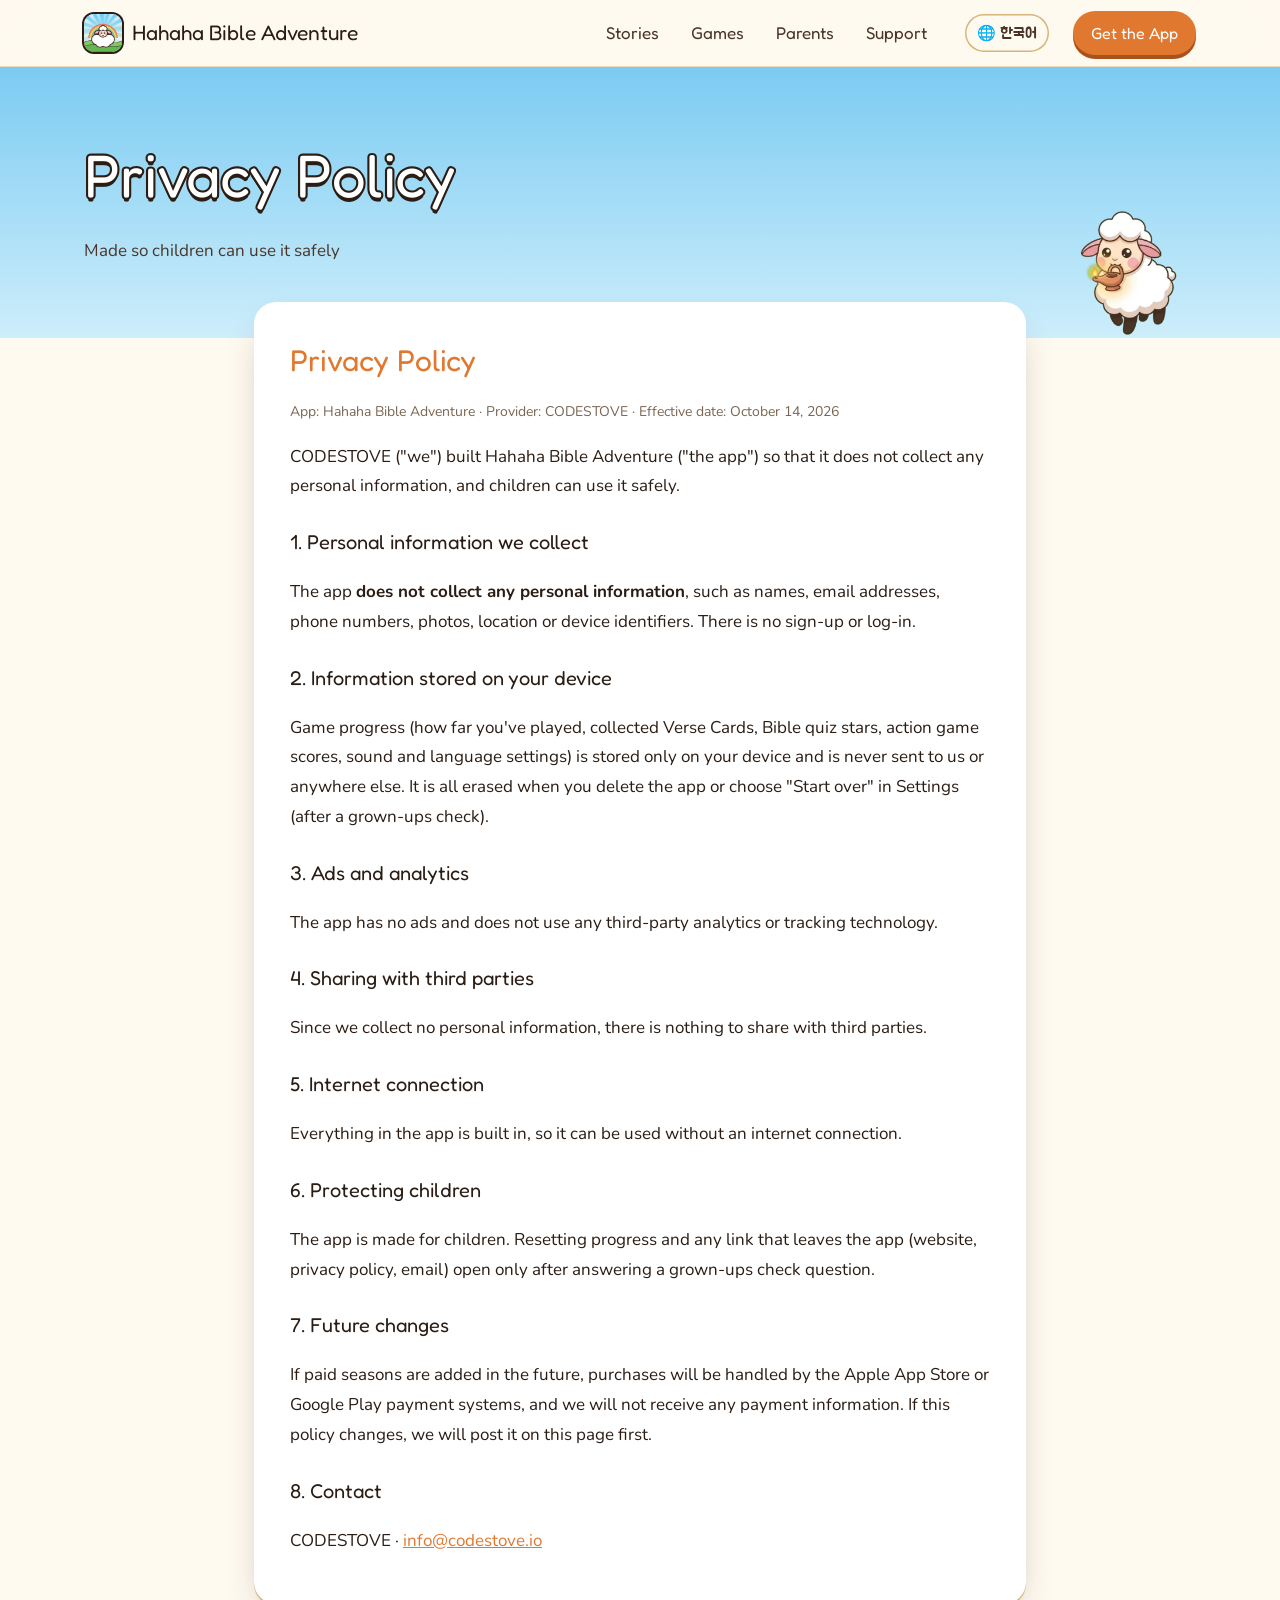
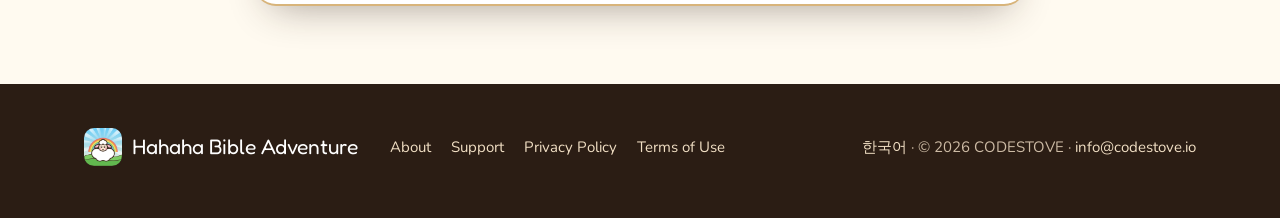
<file: en/privacy.html>
<!doctype html>
<html lang="en" data-base="../">
<head>
<meta charset="utf-8">
<meta name="viewport" content="width=device-width, initial-scale=1">
<meta name="theme-color" content="#2b1d14">
<title>Privacy Policy – Hahaha Bible Adventure</title>
<meta name="description" content="A children's Bible game: walk, help and choose your way through the Bible with Haya the little lamb.">
<meta property="og:title" content="Hahaha Bible Adventure">
<meta property="og:description" content="A Bible journey with Haya the lamb">
<meta property="og:image" content="../assets/og.jpg">
<link rel="alternate" hreflang="ko" href="https://shine-codestove.github.io/hahaha-bible-site/privacy.html">
<link rel="alternate" hreflang="en" href="https://shine-codestove.github.io/hahaha-bible-site/en/privacy.html">
<link rel="alternate" hreflang="x-default" href="https://shine-codestove.github.io/hahaha-bible-site/en/privacy.html">
<link rel="icon" type="image/png" href="../assets/icon.png">
<link rel="apple-touch-icon" href="../assets/icon.png">
<link rel="preconnect" href="https://fonts.googleapis.com">
<link rel="preconnect" href="https://fonts.gstatic.com" crossorigin>
<link href="https://fonts.googleapis.com/css2?family=Fredoka:wght@500;600&family=Nunito:wght@400;700&family=Jua&display=swap" rel="stylesheet">
<link rel="stylesheet" href="../style.css?v=20261103">
</head>
<body>
<header class="site-header">
  <div class="bar">
    <a class="brand" href="index.html"><img src="../assets/icon.png" alt="">Hahaha Bible Adventure</a>
    <nav class="menu">
      <a href="index.html#stories">Stories</a>
      <a href="index.html#play">Games</a>
      <a href="index.html#parents">Parents</a>
      <a href="support.html">Support</a>
    </nav>
    <a class="lang-switch" href="../privacy.html" hreflang="ko" lang="ko" data-lang="ko">🌐 한국어</a>
    <a class="pill-btn small" href="index.html#get">Get the App</a>
  </div>
</header>

<section class="page-hero">
  <div class="wrap">
    <h1>Privacy Policy</h1>
    <p>Made so children can use it safely</p>
  </div>
  <img src="../assets/sheep/6.webp" alt="">
</section>

<main class="doc">

<div class="card">
  <h2>Privacy Policy</h2>
  <p class="muted">App: Hahaha Bible Adventure · Provider: CODESTOVE · Effective date: October 14, 2026</p>
  <p>CODESTOVE ("we") built Hahaha Bible Adventure ("the app") so that it does not collect any personal information, and children can use it safely.</p>
  <h3>1. Personal information we collect</h3>
  <p>The app <b>does not collect any personal information</b>, such as names, email addresses, phone numbers, photos, location or device identifiers. There is no sign-up or log-in.</p>
  <h3>2. Information stored on your device</h3>
  <p>Game progress (how far you've played, collected Verse Cards, Bible quiz stars, action game scores, sound and language settings) is stored only on your device and is never sent to us or anywhere else. It is all erased when you delete the app or choose "Start over" in Settings (after a grown-ups check).</p>
  <h3>3. Ads and analytics</h3>
  <p>The app has no ads and does not use any third-party analytics or tracking technology.</p>
  <h3>4. Sharing with third parties</h3>
  <p>Since we collect no personal information, there is nothing to share with third parties.</p>
  <h3>5. Internet connection</h3>
  <p>Everything in the app is built in, so it can be used without an internet connection.</p>
  <h3>6. Protecting children</h3>
  <p>The app is made for children. Resetting progress and any link that leaves the app (website, privacy policy, email) open only after answering a grown-ups check question.</p>
  <h3>7. Future changes</h3>
  <p>If paid seasons are added in the future, purchases will be handled by the Apple App Store or Google Play payment systems, and we will not receive any payment information. If this policy changes, we will post it on this page first.</p>
  <h3>8. Contact</h3>
  <p>CODESTOVE · <a href="mailto:info@codestove.io">info@codestove.io</a></p>
</div>

</main>

<footer class="site-footer">
  <div class="wrap">
    <a class="brand" href="index.html"><img src="../assets/icon.png" alt="">Hahaha Bible Adventure</a>
    <nav><a href="index.html">About</a><a href="support.html">Support</a><a href="privacy.html">Privacy Policy</a><a href="terms.html">Terms of Use</a></nav>
    <p><a href="../privacy.html" hreflang="ko" lang="ko" data-lang="ko">한국어</a> · © 2026 CODESTOVE · <a href="mailto:info@codestove.io">info@codestove.io</a></p>
  </div>
</footer>
<script src="../site.js?v=20261103"></script>
</body>
</html>
</file>
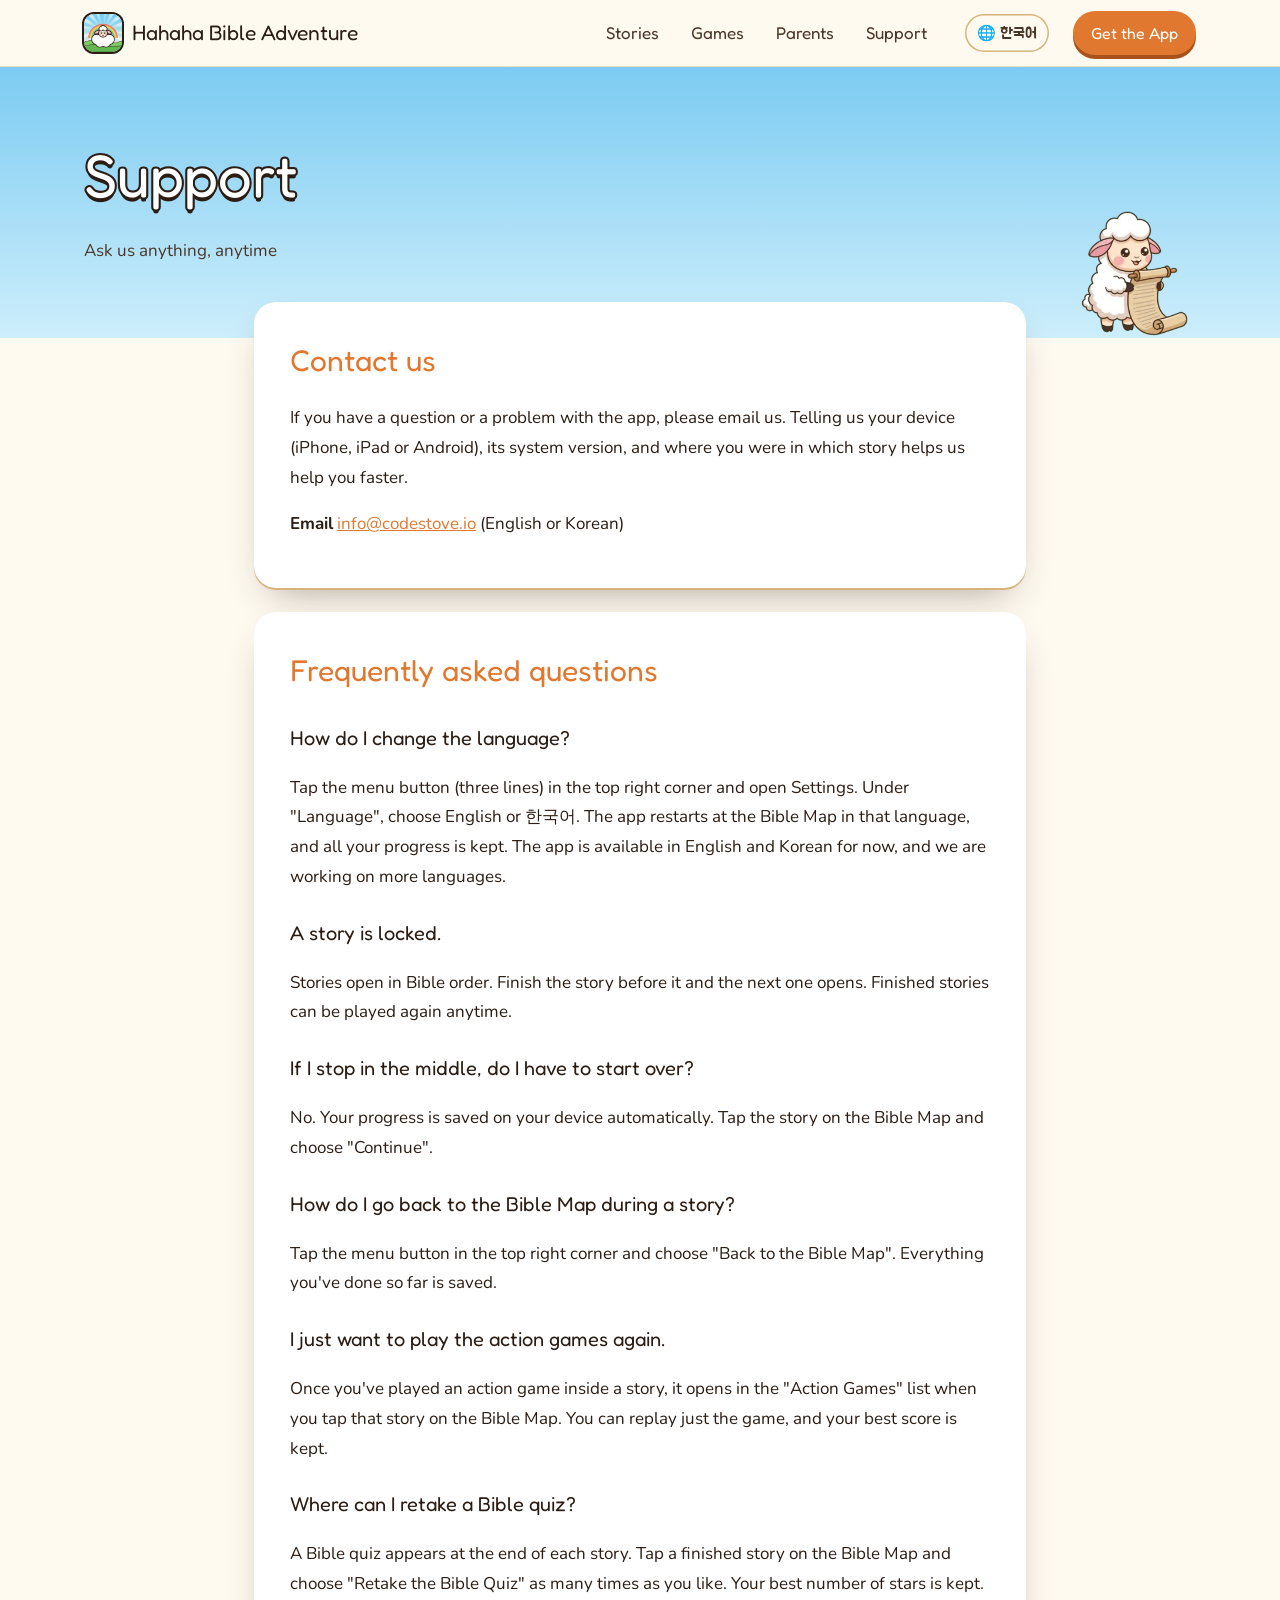
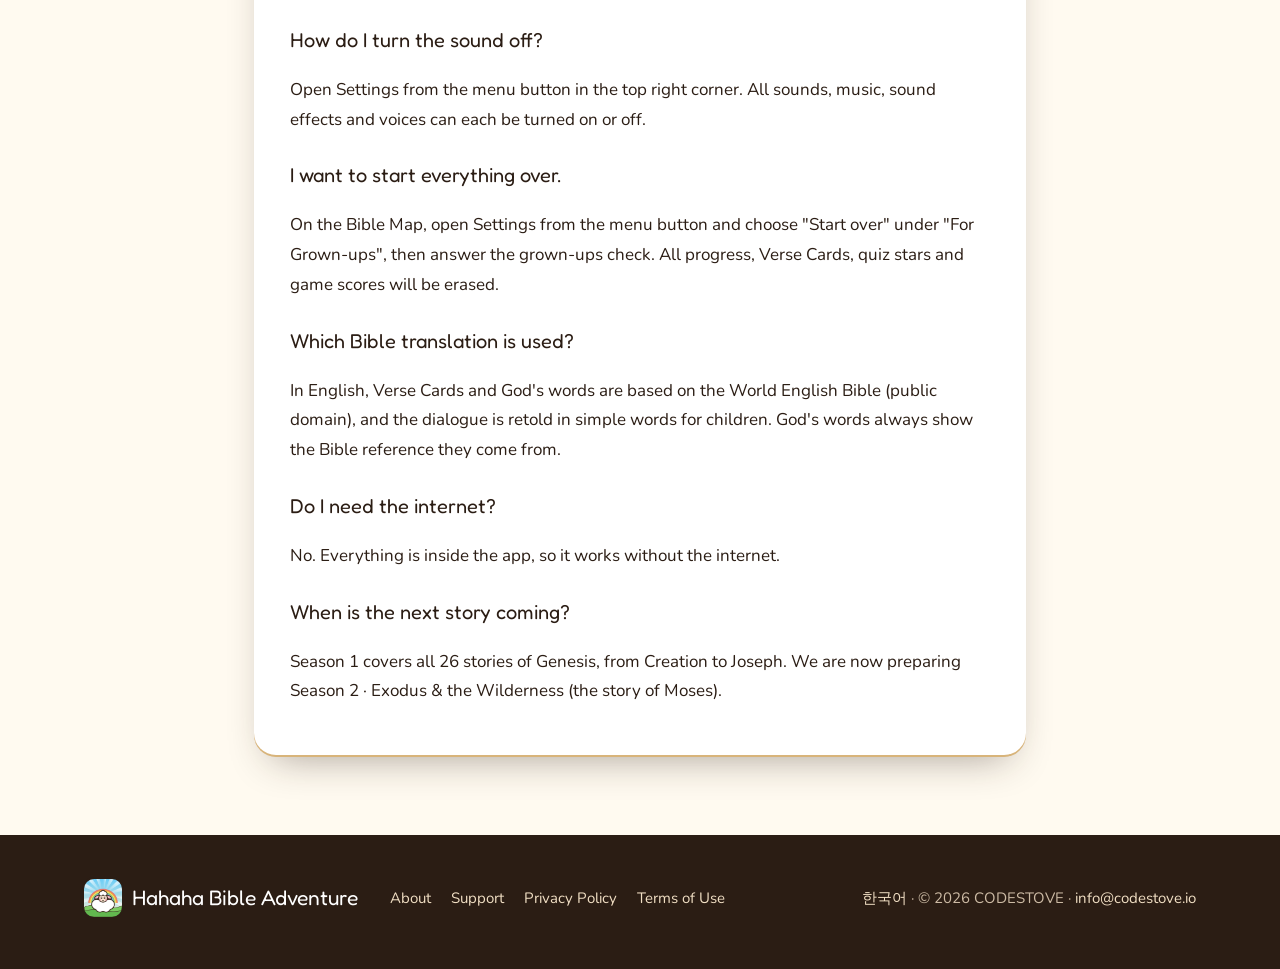
<file: en/support.html>
<!doctype html>
<html lang="en" data-base="../">
<head>
<meta charset="utf-8">
<meta name="viewport" content="width=device-width, initial-scale=1">
<meta name="theme-color" content="#2b1d14">
<title>Support – Hahaha Bible Adventure</title>
<meta name="description" content="A children's Bible game: walk, help and choose your way through the Bible with Haya the little lamb.">
<meta property="og:title" content="Hahaha Bible Adventure">
<meta property="og:description" content="A Bible journey with Haya the lamb">
<meta property="og:image" content="../assets/og.jpg">
<link rel="alternate" hreflang="ko" href="https://shine-codestove.github.io/hahaha-bible-site/support.html">
<link rel="alternate" hreflang="en" href="https://shine-codestove.github.io/hahaha-bible-site/en/support.html">
<link rel="alternate" hreflang="x-default" href="https://shine-codestove.github.io/hahaha-bible-site/en/support.html">
<link rel="icon" type="image/png" href="../assets/icon.png">
<link rel="apple-touch-icon" href="../assets/icon.png">
<link rel="preconnect" href="https://fonts.googleapis.com">
<link rel="preconnect" href="https://fonts.gstatic.com" crossorigin>
<link href="https://fonts.googleapis.com/css2?family=Fredoka:wght@500;600&family=Nunito:wght@400;700&family=Jua&display=swap" rel="stylesheet">
<link rel="stylesheet" href="../style.css?v=20261103">
</head>
<body>
<header class="site-header">
  <div class="bar">
    <a class="brand" href="index.html"><img src="../assets/icon.png" alt="">Hahaha Bible Adventure</a>
    <nav class="menu">
      <a href="index.html#stories">Stories</a>
      <a href="index.html#play">Games</a>
      <a href="index.html#parents">Parents</a>
      <a href="support.html">Support</a>
    </nav>
    <a class="lang-switch" href="../support.html" hreflang="ko" lang="ko" data-lang="ko">🌐 한국어</a>
    <a class="pill-btn small" href="index.html#get">Get the App</a>
  </div>
</header>

<section class="page-hero">
  <div class="wrap">
    <h1>Support</h1>
    <p>Ask us anything, anytime</p>
  </div>
  <img src="../assets/sheep/2.webp" alt="">
</section>

<main class="doc">

<div class="card">
  <h2>Contact us</h2>
  <p>If you have a question or a problem with the app, please email us. Telling us your device (iPhone, iPad or Android), its system version, and where you were in which story helps us help you faster.</p>
  <p><b>Email</b> <a href="mailto:info@codestove.io">info@codestove.io</a> (English or Korean)</p>
</div>

<div class="card">
  <h2>Frequently asked questions</h2>
  <h3>How do I change the language?</h3>
  <p>Tap the menu button (three lines) in the top right corner and open Settings. Under "Language", choose English or 한국어. The app restarts at the Bible Map in that language, and all your progress is kept. The app is available in English and Korean for now, and we are working on more languages.</p>
  <h3>A story is locked.</h3>
  <p>Stories open in Bible order. Finish the story before it and the next one opens. Finished stories can be played again anytime.</p>
  <h3>If I stop in the middle, do I have to start over?</h3>
  <p>No. Your progress is saved on your device automatically. Tap the story on the Bible Map and choose "Continue".</p>
  <h3>How do I go back to the Bible Map during a story?</h3>
  <p>Tap the menu button in the top right corner and choose "Back to the Bible Map". Everything you've done so far is saved.</p>
  <h3>I just want to play the action games again.</h3>
  <p>Once you've played an action game inside a story, it opens in the "Action Games" list when you tap that story on the Bible Map. You can replay just the game, and your best score is kept.</p>
  <h3>Where can I retake a Bible quiz?</h3>
  <p>A Bible quiz appears at the end of each story. Tap a finished story on the Bible Map and choose "Retake the Bible Quiz" as many times as you like. Your best number of stars is kept.</p>
  <h3>How do I turn the sound off?</h3>
  <p>Open Settings from the menu button in the top right corner. All sounds, music, sound effects and voices can each be turned on or off.</p>
  <h3>I want to start everything over.</h3>
  <p>On the Bible Map, open Settings from the menu button and choose "Start over" under "For Grown-ups", then answer the grown-ups check. All progress, Verse Cards, quiz stars and game scores will be erased.</p>
  <h3>Which Bible translation is used?</h3>
  <p>In English, Verse Cards and God's words are based on the World English Bible (public domain), and the dialogue is retold in simple words for children. God's words always show the Bible reference they come from.</p>
  <h3>Do I need the internet?</h3>
  <p>No. Everything is inside the app, so it works without the internet.</p>
  <h3>When is the next story coming?</h3>
  <p>Season 1 covers all 26 stories of Genesis, from Creation to Joseph. We are now preparing Season 2 · Exodus &amp; the Wilderness (the story of Moses).</p>
</div>

</main>

<footer class="site-footer">
  <div class="wrap">
    <a class="brand" href="index.html"><img src="../assets/icon.png" alt="">Hahaha Bible Adventure</a>
    <nav><a href="index.html">About</a><a href="support.html">Support</a><a href="privacy.html">Privacy Policy</a><a href="terms.html">Terms of Use</a></nav>
    <p><a href="../support.html" hreflang="ko" lang="ko" data-lang="ko">한국어</a> · © 2026 CODESTOVE · <a href="mailto:info@codestove.io">info@codestove.io</a></p>
  </div>
</footer>
<script src="../site.js?v=20261103"></script>
</body>
</html>
</file>
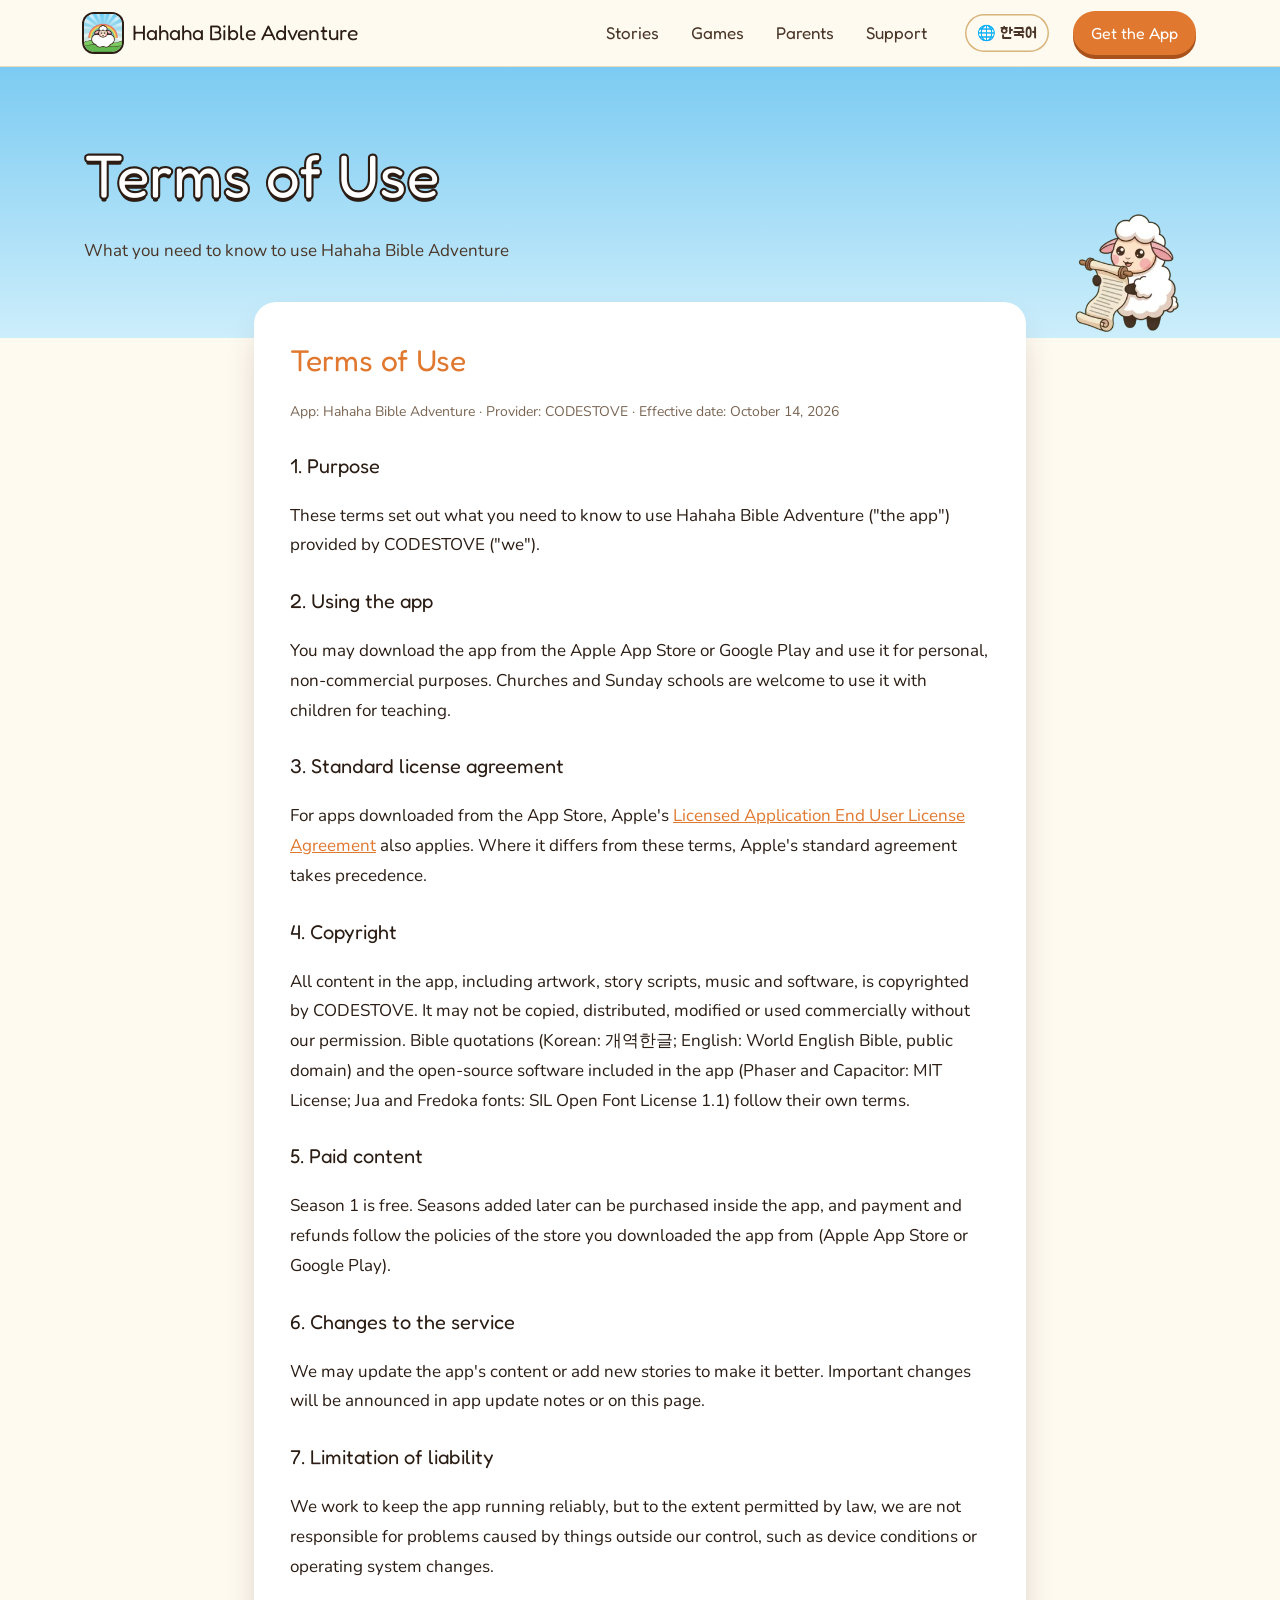
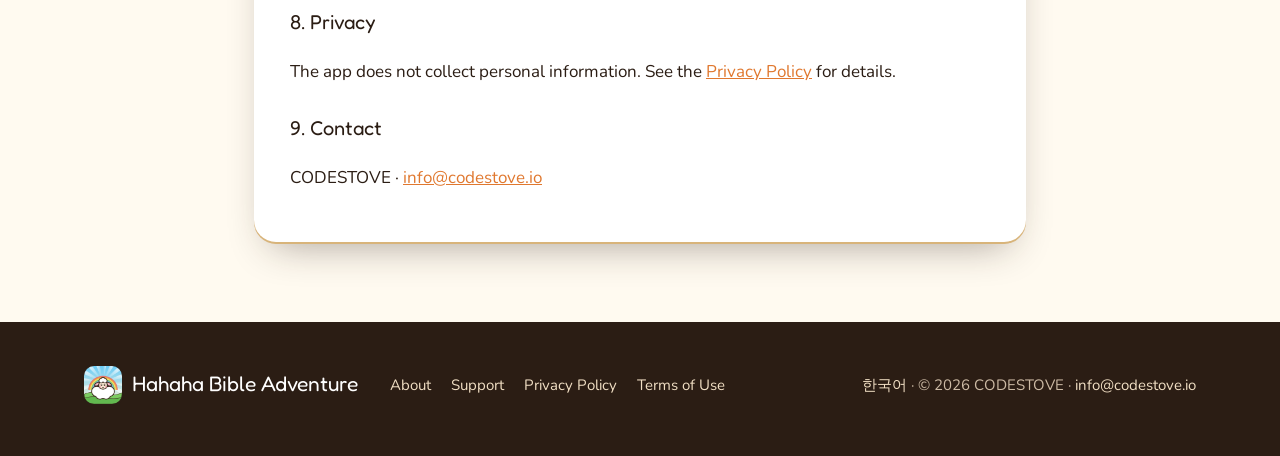
<file: en/terms.html>
<!doctype html>
<html lang="en" data-base="../">
<head>
<meta charset="utf-8">
<meta name="viewport" content="width=device-width, initial-scale=1">
<meta name="theme-color" content="#2b1d14">
<title>Terms of Use – Hahaha Bible Adventure</title>
<meta name="description" content="A children's Bible game: walk, help and choose your way through the Bible with Haya the little lamb.">
<meta property="og:title" content="Hahaha Bible Adventure">
<meta property="og:description" content="A Bible journey with Haya the lamb">
<meta property="og:image" content="../assets/og.jpg">
<link rel="alternate" hreflang="ko" href="https://shine-codestove.github.io/hahaha-bible-site/terms.html">
<link rel="alternate" hreflang="en" href="https://shine-codestove.github.io/hahaha-bible-site/en/terms.html">
<link rel="alternate" hreflang="x-default" href="https://shine-codestove.github.io/hahaha-bible-site/en/terms.html">
<link rel="icon" type="image/png" href="../assets/icon.png">
<link rel="apple-touch-icon" href="../assets/icon.png">
<link rel="preconnect" href="https://fonts.googleapis.com">
<link rel="preconnect" href="https://fonts.gstatic.com" crossorigin>
<link href="https://fonts.googleapis.com/css2?family=Fredoka:wght@500;600&family=Nunito:wght@400;700&family=Jua&display=swap" rel="stylesheet">
<link rel="stylesheet" href="../style.css?v=20261103">
</head>
<body>
<header class="site-header">
  <div class="bar">
    <a class="brand" href="index.html"><img src="../assets/icon.png" alt="">Hahaha Bible Adventure</a>
    <nav class="menu">
      <a href="index.html#stories">Stories</a>
      <a href="index.html#play">Games</a>
      <a href="index.html#parents">Parents</a>
      <a href="support.html">Support</a>
    </nav>
    <a class="lang-switch" href="../terms.html" hreflang="ko" lang="ko" data-lang="ko">🌐 한국어</a>
    <a class="pill-btn small" href="index.html#get">Get the App</a>
  </div>
</header>

<section class="page-hero">
  <div class="wrap">
    <h1>Terms of Use</h1>
    <p>What you need to know to use Hahaha Bible Adventure</p>
  </div>
  <img src="../assets/sheep/1.webp" alt="">
</section>

<main class="doc">

<div class="card">
  <h2>Terms of Use</h2>
  <p class="muted">App: Hahaha Bible Adventure · Provider: CODESTOVE · Effective date: October 14, 2026</p>
  <h3>1. Purpose</h3>
  <p>These terms set out what you need to know to use Hahaha Bible Adventure ("the app") provided by CODESTOVE ("we").</p>
  <h3>2. Using the app</h3>
  <p>You may download the app from the Apple App Store or Google Play and use it for personal, non-commercial purposes. Churches and Sunday schools are welcome to use it with children for teaching.</p>
  <h3>3. Standard license agreement</h3>
  <p>For apps downloaded from the App Store, Apple's <a href="https://www.apple.com/legal/internet-services/itunes/dev/stdeula/">Licensed Application End User License Agreement</a> also applies. Where it differs from these terms, Apple's standard agreement takes precedence.</p>
  <h3>4. Copyright</h3>
  <p>All content in the app, including artwork, story scripts, music and software, is copyrighted by CODESTOVE. It may not be copied, distributed, modified or used commercially without our permission. Bible quotations (Korean: 개역한글; English: World English Bible, public domain) and the open-source software included in the app (Phaser and Capacitor: MIT License; Jua and Fredoka fonts: SIL Open Font License 1.1) follow their own terms.</p>
  <h3>5. Paid content</h3>
  <p>Season 1 is free. Seasons added later can be purchased inside the app, and payment and refunds follow the policies of the store you downloaded the app from (Apple App Store or Google Play).</p>
  <h3>6. Changes to the service</h3>
  <p>We may update the app's content or add new stories to make it better. Important changes will be announced in app update notes or on this page.</p>
  <h3>7. Limitation of liability</h3>
  <p>We work to keep the app running reliably, but to the extent permitted by law, we are not responsible for problems caused by things outside our control, such as device conditions or operating system changes.</p>
  <h3>8. Privacy</h3>
  <p>The app does not collect personal information. See the <a href="privacy.html">Privacy Policy</a> for details.</p>
  <h3>9. Contact</h3>
  <p>CODESTOVE · <a href="mailto:info@codestove.io">info@codestove.io</a></p>
</div>

</main>

<footer class="site-footer">
  <div class="wrap">
    <a class="brand" href="index.html"><img src="../assets/icon.png" alt="">Hahaha Bible Adventure</a>
    <nav><a href="index.html">About</a><a href="support.html">Support</a><a href="privacy.html">Privacy Policy</a><a href="terms.html">Terms of Use</a></nav>
    <p><a href="../terms.html" hreflang="ko" lang="ko" data-lang="ko">한국어</a> · © 2026 CODESTOVE · <a href="mailto:info@codestove.io">info@codestove.io</a></p>
  </div>
</footer>
<script src="../site.js?v=20261103"></script>
</body>
</html>
</file>
<file: style.css>
:root {
  --ink: #2b1d14;
  --ink-2: #4a3628;
  --sub: #7a6553;
  --paper: #fbf3e2;
  --paper-2: #f3e5c8;
  --cream: #fffaf0;
  --edge: #d8b47a;
  --gold: #e7a93a;
  --gold-2: #f6cf6b;
  --seal: #b8342b;
  --accent: #e0782f;
  --sky: #8fd3f7;
  --night: #1d1733;
  --radius: 22px;
  --shadow: 0 18px 40px -18px rgba(43, 29, 20, 0.45);
  --display: 'Jua', 'Apple SD Gothic Neo', sans-serif;
}

* { box-sizing: border-box; }

html { scroll-behavior: smooth; }
@media (prefers-reduced-motion: reduce) { html { scroll-behavior: auto; } }

body {
  margin: 0;
  background: var(--cream);
  color: var(--ink);
  font-family: 'Gowun Dodum', -apple-system, 'Apple SD Gothic Neo', sans-serif;
  font-size: 17px;
  line-height: 1.75;
  word-break: keep-all;
  overflow-x: hidden;
}

img { max-width: 100%; display: block; }
a { color: var(--accent); }
b { font-weight: 700; }

.wrap {
  max-width: 1160px;
  margin: 0 auto;
  padding: 0 24px;
}

/* ---------- 머리 ---------- */
.site-header {
  position: sticky;
  top: 0;
  z-index: 20;
  background: rgba(255, 250, 240, 0.86);
  backdrop-filter: saturate(1.4) blur(12px);
  -webkit-backdrop-filter: saturate(1.4) blur(12px);
  border-bottom: 1px solid rgba(216, 180, 122, 0.45);
}

.bar {
  max-width: 1160px;
  margin: 0 auto;
  padding: 10px 24px;
  display: flex;
  align-items: center;
  gap: 24px;
}

.brand {
  display: flex;
  align-items: center;
  gap: 10px;
  font-family: var(--display);
  font-size: 21px;
  color: var(--ink);
  text-decoration: none;
  white-space: nowrap;
}

.brand img {
  width: 38px;
  height: 38px;
  border-radius: 10px;
  box-shadow: 0 0 0 2px var(--ink);
}

.menu {
  display: flex;
  gap: 4px;
  margin-left: auto;
}

.menu a {
  font-family: var(--display);
  font-size: 17px;
  color: var(--ink-2);
  text-decoration: none;
  padding: 8px 14px;
  border-radius: 999px;
  transition: background 0.2s, color 0.2s;
}

.menu a:hover { background: var(--paper-2); color: var(--ink); }

.pill-btn,
.ghost-btn {
  display: inline-flex;
  align-items: center;
  gap: 8px;
  font-family: var(--display);
  font-size: 19px;
  text-decoration: none;
  border-radius: 999px;
  padding: 14px 28px;
  transition: transform 0.2s, box-shadow 0.2s, background 0.2s;
}

.pill-btn {
  background: var(--accent);
  color: #fff;
  box-shadow: 0 6px 0 #a9521b;
}

.pill-btn:hover { transform: translateY(-2px); box-shadow: 0 8px 0 #a9521b; }
.pill-btn.small { font-size: 16px; padding: 8px 18px; box-shadow: 0 4px 0 #a9521b; }

.ghost-btn {
  color: var(--ink);
  background: rgba(255, 255, 255, 0.7);
  box-shadow: inset 0 0 0 2px var(--ink);
}

.ghost-btn:hover { background: #fff; }

/* ---------- 첫 화면 ---------- */
.hero {
  position: relative;
  min-height: min(860px, 92vh);
  padding: 72px 0 120px;
  overflow: hidden;
  display: flex;
  flex-direction: column;
  justify-content: center;
  background: #9fd6f2;
}

.hero-bg {
  position: absolute;
  inset: 0;
  width: 100%;
  height: 100%;
  object-fit: cover;
  object-position: 70% 50%;
}

.hero::before {
  content: '';
  position: absolute;
  inset: 0;
  background: linear-gradient(90deg, rgba(255, 250, 240, 0.92) 0%, rgba(255, 250, 240, 0.75) 32%, rgba(255, 250, 240, 0) 58%);
}

.hero-in {
  position: relative;
  z-index: 1;
  width: 100%;
  max-width: 1160px;
  margin: 0 auto;
  padding: 0 24px;
}

.hero-copy { max-width: 560px; }

.eyebrow {
  display: inline-block;
  font-family: var(--display);
  font-size: 16px;
  color: var(--ink-2);
  background: rgba(255, 255, 255, 0.75);
  padding: 6px 16px;
  border-radius: 999px;
  margin: 0 0 18px;
}

.logo-type {
  font-family: var(--display);
  font-weight: 400;
  font-size: clamp(54px, 8.4vw, 112px);
  line-height: 1.02;
  margin: 0 0 22px;
  color: #fff;
  -webkit-text-stroke: 0.06em var(--ink);
  paint-order: stroke fill;
  text-shadow: 0 0.07em 0 var(--ink);
  letter-spacing: -0.01em;
}

.logo-type .r { color: #ff6f6f; }
.logo-type .o { color: #ffb52e; }
.logo-type .b { color: #4fc3f7; }
.logo-type .y { color: #ffe066; }

.lead {
  font-size: 19px;
  max-width: 34em;
  margin: 0 0 28px;
  color: var(--ink-2);
}

.cta { display: flex; flex-wrap: wrap; gap: 14px; margin-bottom: 26px; }

.badges {
  display: flex;
  flex-wrap: wrap;
  gap: 12px;
  align-items: center;
}

.badges a { display: block; transition: transform 0.2s; }
.badges a:hover { transform: translateY(-2px); }
.badges img { height: 52px; width: auto; }
.stats {
  position: relative;
  z-index: 1;
  margin: 30px 0 0;
  padding: 14px 6px;
  list-style: none;
  display: grid;
  grid-template-columns: repeat(4, 1fr);
  background: rgba(255, 255, 255, 0.82);
  border-radius: var(--radius);
  box-shadow: var(--shadow);
}

.stats li {
  text-align: center;
  font-family: var(--display);
  color: var(--ink-2);
  font-size: 16px;
}

.stats li + li { border-left: 2px dashed var(--edge); }
.stats b { display: block; font-size: 34px; line-height: 1.1; color: var(--accent); font-weight: 400; }

.wave {
  position: absolute;
  left: 0;
  bottom: -1px;
  width: 100%;
  height: 80px;
  fill: var(--ink);
}

/* ---------- 이야기 둘러보기 ---------- */
.spotlight {
  background:
    radial-gradient(2px 2px at 12% 20%, rgba(255, 255, 255, 0.6), transparent),
    radial-gradient(1.5px 1.5px at 30% 70%, rgba(255, 255, 255, 0.5), transparent),
    radial-gradient(2px 2px at 78% 30%, rgba(255, 255, 255, 0.55), transparent),
    radial-gradient(1.5px 1.5px at 90% 80%, rgba(255, 255, 255, 0.4), transparent),
    radial-gradient(900px 500px at 25% 50%, #3b2a1e, transparent),
    var(--ink);
  color: var(--cream);
  padding: 72px 0 88px;
}

.sp-in {
  max-width: 1160px;
  margin: 0 auto;
  padding: 0 24px;
  display: grid;
  grid-template-columns: 440px 1fr;
  gap: 64px;
  align-items: center;
}

.sp-art {
  position: relative;
  border-radius: 28px;
  overflow: hidden;
  aspect-ratio: 9 / 13;
  box-shadow: 0 30px 60px -20px rgba(0, 0, 0, 0.7), 0 0 0 4px var(--gold);
  background: #3b2a1e;
}

.sp-art img {
  width: 100%;
  height: 100%;
  object-fit: cover;
  transition: opacity 0.22s, transform 0.6s;
}

.sp-art img.out { opacity: 0; transform: scale(1.03); }

.sp-part {
  position: absolute;
  left: 18px;
  top: 18px;
  font-family: var(--display);
  background: var(--seal);
  color: #fff;
  padding: 4px 16px;
  border-radius: 999px;
  font-size: 15px;
}

.sp-count {
  font-family: var(--display);
  color: var(--gold-2);
  margin: 0 0 6px;
  letter-spacing: 0.04em;
}

.sp-count span { font-size: 22px; }

.sp-copy h2 {
  font-family: var(--display);
  font-weight: 400;
  font-size: clamp(40px, 5.4vw, 72px);
  line-height: 1.1;
  margin: 0 0 18px;
  color: #fff;
}

.sp-bars { display: flex; gap: 8px; margin-bottom: 22px; }
.sp-bars i { width: 44px; height: 6px; border-radius: 4px; background: rgba(255, 255, 255, 0.16); transition: background 0.3s; }
.sp-bars i.on { background: var(--accent); }

.sp-ref {
  font-family: var(--display);
  color: var(--gold-2);
  font-size: 19px;
  margin: 0 0 10px;
}

.sp-sum {
  font-size: 20px;
  line-height: 1.8;
  color: #f4e9d6;
  max-width: 30em;
  min-height: 5.4em;
  margin: 0 0 18px;
}

.sp-game { display: flex; flex-wrap: wrap; gap: 8px; margin: 0 0 28px; min-height: 40px; }
.sp-game span {
  background: rgba(255, 255, 255, 0.1);
  border: 1px solid rgba(255, 255, 255, 0.18);
  border-radius: 999px;
  padding: 6px 16px;
  font-size: 15px;
}

.sp-game span::before { content: '액션 게임 · '; color: var(--gold-2); }

.sp-nav { display: flex; gap: 12px; }

.round {
  width: 56px;
  height: 56px;
  border-radius: 50%;
  border: 2px solid rgba(255, 255, 255, 0.5);
  background: transparent;
  color: #fff;
  font-size: 30px;
  line-height: 1;
  cursor: pointer;
  transition: background 0.2s, border-color 0.2s;
}

.round:hover { background: var(--accent); border-color: var(--accent); }

/* ---------- 공통 구역 ---------- */
.section { padding: 96px 0; }
.section.paper { background: var(--paper); }

.sec-title {
  font-family: var(--display);
  font-weight: 400;
  font-size: clamp(34px, 4.4vw, 52px);
  line-height: 1.15;
  margin: 0 0 14px;
  color: var(--ink);
}

.sec-title::after {
  content: '';
  display: block;
  width: 64px;
  height: 6px;
  border-radius: 4px;
  background: var(--accent);
  margin-top: 14px;
}

.sec-title.light { color: #fff; }
.sec-lead { color: var(--sub); max-width: 40em; margin: 0 0 34px; font-size: 18px; }
.sec-lead.light { color: #d9cfe9; }

/* ---------- 이야기 카드 ---------- */
.tabs {
  display: flex;
  flex-wrap: wrap;
  gap: 10px;
  margin-bottom: 28px;
}

.tabs button {
  font-family: var(--display);
  font-size: 17px;
  color: var(--ink-2);
  background: #fff;
  border: 2px solid var(--edge);
  border-radius: 999px;
  padding: 8px 20px;
  cursor: pointer;
}

.tabs button[aria-selected='true'] { background: var(--seal); border-color: var(--seal); color: #fff; }

.story-grid {
  list-style: none;
  margin: 0;
  padding: 0;
  display: grid;
  grid-template-columns: repeat(var(--cols, 6), 1fr);
  gap: 20px;
}

.story {
  position: relative;
  display: block;
  width: 100%;
  padding: 0;
  border: 0;
  cursor: pointer;
  border-radius: var(--radius);
  overflow: hidden;
  aspect-ratio: 3 / 4.2;
  background: var(--ink);
  box-shadow: var(--shadow);
  text-align: left;
  font: inherit;
  transition: transform 0.25s, box-shadow 0.25s;
}

.story:hover,
.story:focus-visible { transform: translateY(-6px) rotate(-0.6deg); box-shadow: 0 26px 40px -16px rgba(43, 29, 20, 0.6); }
.story img { width: 100%; height: 100%; object-fit: cover; transition: transform 0.6s; }
.story:hover img { transform: scale(1.06); }

.story .txt {
  position: absolute;
  inset: auto 0 0 0;
  padding: 60px 18px 16px;
  background: linear-gradient(transparent, rgba(30, 18, 10, 0.88));
  color: #fff;
}

.story small { font-family: var(--display); color: var(--gold-2); font-size: 15px; }
.story small::after { content: ''; display: block; width: 26px; height: 3px; background: #fff; border-radius: 2px; margin: 4px 0 6px; }
.story b { display: block; font-family: var(--display); font-weight: 400; font-size: 21px; line-height: 1.25; }
.story em { font-style: normal; font-size: 14px; opacity: 0.85; }

/* ---------- 액션 게임 띠 ---------- */
.banner {
  position: relative;
  height: 560px;
  overflow: hidden;
  display: flex;
  align-items: flex-end;
  justify-content: center;
}

.banner-bg {
  position: absolute;
  inset: 0;
  width: 100%;
  height: 100%;
  object-fit: cover;
  object-position: 50% 22%;
}

.banner::after {
  content: '';
  position: absolute;
  inset: 0;
  background: linear-gradient(180deg, transparent 50%, rgba(43, 29, 20, 0.55));
}

.banner-card {
  position: relative;
  z-index: 1;
  background: #fff;
  border-radius: var(--radius);
  box-shadow: var(--shadow);
  padding: 28px 34px;
  margin: 0 16px 40px;
  max-width: 560px;
  text-align: center;
}

.banner-card h2 { font-family: var(--display); font-weight: 400; font-size: 30px; margin: 0 0 8px; }
.banner-card p { margin: 0; color: var(--sub); }

.marquee {
  background: var(--ink);
  overflow: hidden;
  padding: 22px 0;
}

.track {
  display: flex;
  gap: 14px;
  width: max-content;
  animation: slide 90s linear infinite;
}

.marquee:hover .track { animation-play-state: paused; }
@keyframes slide { to { transform: translateX(-50%); } }
@media (prefers-reduced-motion: reduce) { .track { animation: none; flex-wrap: wrap; width: auto; padding: 0 16px; } .track [aria-hidden] { display: none; } }

.chip {
  display: flex;
  align-items: center;
  gap: 10px;
  background: #3b2a1e;
  color: #fff;
  border-radius: 16px;
  padding: 10px 18px 10px 12px;
  white-space: nowrap;
}

.chip i { font-style: normal; font-size: 26px; }
.chip b { font-family: var(--display); font-weight: 400; font-size: 17px; }
.chip small { color: var(--gold-2); font-size: 13px; }
.chip small::before { content: '· '; }

/* ---------- 게임 화면 ---------- */
.phones {
  display: flex;
  gap: 26px;
  overflow-x: auto;
  padding: 10px 4px 26px;
  scroll-snap-type: x mandatory;
  scrollbar-width: thin;
}

.phones figure {
  margin: 0;
  flex: 0 0 230px;
  scroll-snap-align: start;
  text-align: center;
}

.phones img {
  width: 100%;
  border-radius: 34px;
  border: 9px solid var(--ink);
  box-shadow: var(--shadow);
  background: var(--ink);
}

.phones figcaption { font-family: var(--display); color: var(--ink-2); margin-top: 12px; }

/* ---------- 영상 ---------- */
.videos {
  display: flex;
  flex-wrap: wrap;
  gap: 32px;
  justify-content: center;
}

.videos figure {
  margin: 0;
  flex: 0 1 300px;
  text-align: center;
}

.videos video {
  display: block;
  width: 100%;
  aspect-ratio: 9 / 16;
  border-radius: 34px;
  border: 9px solid var(--ink);
  box-shadow: var(--shadow);
  background: var(--ink);
  object-fit: cover;
}

.videos figcaption { font-family: var(--display); color: var(--ink-2); margin-top: 12px; }
.videos-more { text-align: center; margin: 34px 0 0; }

/* ---------- 좋은 점 ---------- */
.features {
  list-style: none;
  margin: 0;
  padding: 0;
  display: grid;
  grid-template-columns: repeat(3, 1fr);
  gap: 22px;
}

.features li {
  background: #fff;
  border-radius: var(--radius);
  padding: 26px 26px 24px;
  box-shadow: 0 2px 0 var(--edge), var(--shadow);
}

.features img { width: 92px; height: 92px; object-fit: contain; margin: -6px 0 8px -6px; }
.features h3 { font-family: var(--display); font-weight: 400; font-size: 23px; margin: 0 0 6px; }
.features p { margin: 0; color: var(--ink-2); font-size: 16px; }

/* ---------- 부모님께 ---------- */
.split {
  display: grid;
  grid-template-columns: 380px 1fr;
  gap: 64px;
  align-items: center;
}

.split-art img {
  border-radius: 26px;
  box-shadow: var(--shadow);
  transform: rotate(-2deg);
  aspect-ratio: 3 / 4;
  object-fit: cover;
  object-position: 50% 20%;
}

.checks { list-style: none; padding: 0; margin: 22px 0 0; }
.checks li {
  position: relative;
  padding: 8px 0 8px 40px;
  border-bottom: 1px dashed var(--edge);
}

.checks li::before {
  content: '✓';
  position: absolute;
  left: 0;
  top: 8px;
  width: 26px;
  height: 26px;
  border-radius: 50%;
  background: #6dbb57;
  color: #fff;
  font-size: 15px;
  line-height: 26px;
  text-align: center;
}

.checks a { margin-left: 6px; font-size: 15px; }

/* ---------- 시즌 ---------- */
.seasons {
  position: relative;
  background:
    linear-gradient(180deg, rgba(23, 18, 48, 0.82) 0%, rgba(23, 18, 48, 0.55) 45%, rgba(23, 18, 48, 0.1) 80%),
    url('assets/art/stars-night.webp') 70% 100% / cover no-repeat,
    #1d1733;
  padding: 96px 0 220px;
  color: #fff;
}

.seals {
  list-style: none;
  padding: 0;
  margin: 10px 0 0;
  display: grid;
  grid-template-columns: repeat(8, 1fr);
  gap: 10px;
  position: relative;
}

.seals::before {
  content: '';
  position: absolute;
  left: 6%;
  right: 6%;
  top: 38px;
  border-top: 3px dotted rgba(246, 207, 107, 0.5);
}

.seals li { position: relative; text-align: center; font-family: var(--display); }

.seal {
  display: grid;
  place-items: center;
  width: 76px;
  height: 76px;
  margin: 0 auto 12px;
  border-radius: 50%;
  background: radial-gradient(circle at 35% 30%, #6b5a8c, #3f3160);
  color: rgba(255, 255, 255, 0.6);
  font-size: 30px;
  box-shadow: inset 0 -4px 0 rgba(0, 0, 0, 0.25), 0 0 0 4px rgba(255, 255, 255, 0.08);
}

.seals .now .seal {
  background: radial-gradient(circle at 35% 30%, #e0574b, var(--seal));
  color: #fff;
  box-shadow: inset 0 -4px 0 rgba(0, 0, 0, 0.25), 0 0 0 5px var(--gold), 0 0 34px rgba(246, 207, 107, 0.6);
}

.seals b { display: block; font-weight: 400; font-size: 17px; line-height: 1.3; }
.seals small { color: #b9add3; font-size: 13px; }
.seals .now small { color: var(--gold-2); }

.get {
  margin-top: 64px;
  padding: 36px 24px;
  border-radius: var(--radius);
  background: rgba(23, 18, 48, 0.55);
  backdrop-filter: blur(6px);
  -webkit-backdrop-filter: blur(6px);
  border: 1px solid rgba(255, 255, 255, 0.16);
  text-align: center;
}

.get { max-width: 560px; text-align: left; }
.get h3 { font-family: var(--display); font-weight: 400; font-size: 28px; margin: 0 0 18px; }

/* ---------- 바닥 ---------- */
.site-footer {
  background: var(--ink);
  color: #cdbba5;
  padding: 44px 0 52px;
  font-size: 15px;
}

.site-footer .wrap { display: flex; flex-wrap: wrap; align-items: center; gap: 18px 32px; }
.site-footer .brand { color: #fff; }
.site-footer nav { display: flex; flex-wrap: wrap; gap: 6px 20px; }
.site-footer a { color: #f1dfc4; text-decoration: none; }
.site-footer a:hover { text-decoration: underline; }
.site-footer p { margin: 0 0 0 auto; }

/* ---------- 지원·개인정보·약관 페이지 ---------- */
.page-hero {
  background: linear-gradient(180deg, #7ccbf2, #cdeefb);
  padding: 56px 0 72px;
  position: relative;
  overflow: hidden;
}

.page-hero h1 {
  font-family: var(--display);
  font-weight: 400;
  font-size: clamp(38px, 6vw, 60px);
  margin: 0;
  color: #fff;
  -webkit-text-stroke: 0.07em var(--ink);
  paint-order: stroke fill;
  text-shadow: 0 0.07em 0 var(--ink);
}

.page-hero p { margin: 8px 0 0; color: var(--ink-2); }
.page-hero img { position: absolute; right: 6%; bottom: -10px; width: 150px; }

.doc { max-width: 820px; margin: -36px auto 80px; padding: 0 24px; position: relative; }

.card {
  background: #fff;
  border-radius: var(--radius);
  box-shadow: 0 2px 0 var(--edge), var(--shadow);
  padding: 32px 36px;
  margin: 0 0 24px;
}

.card h2 {
  font-family: var(--display);
  font-weight: 400;
  font-size: 30px;
  margin: 0 0 12px;
  color: var(--accent);
}

.card h3 {
  font-family: var(--display);
  font-weight: 400;
  font-size: 20px;
  margin: 24px 0 4px;
  color: var(--ink);
}

.muted { color: var(--sub); font-size: 14px; }

/* ---------- 좁은 화면 ---------- */
@media (max-width: 980px) {
  .story-grid { grid-template-columns: repeat(3, 1fr); }
  .hero { justify-content: flex-start; min-height: 0; padding-bottom: 110px; }
  .hero-bg { position: relative; order: 2; height: auto; aspect-ratio: 4 / 3; object-position: 78% 60%; margin-top: 8px; }
  .hero::before { display: none; }
  .hero { background: linear-gradient(180deg, #fffaf0, #d6effb); }
  .sp-in { grid-template-columns: 1fr; gap: 36px; }
  .sp-art { max-width: 420px; width: 100%; margin: 0 auto; }
  .features { grid-template-columns: repeat(2, 1fr); }
  .split { grid-template-columns: 1fr; gap: 36px; }
  .split-art { max-width: 360px; }
  .seals { grid-template-columns: repeat(4, 1fr); row-gap: 26px; }
  .seals::before { display: none; }
}

@media (max-width: 640px) {
  body { font-size: 16px; }
  .wrap, .bar, .hero-in, .sp-in { padding-left: 16px; padding-right: 16px; }
  .menu { display: none; }
  .bar { justify-content: space-between; }
  .brand { font-size: 18px; }
  .hero { padding-top: 36px; }
  .lead { font-size: 17px; }
  .pill-btn, .ghost-btn { font-size: 17px; padding: 12px 22px; }
  .stats { grid-template-columns: repeat(2, 1fr); row-gap: 14px; }
  .stats li:nth-child(3) { border-left: 0; }
  .stats b { font-size: 34px; }
  .spotlight { padding: 56px 0 64px; }
  .sp-sum { font-size: 17px; min-height: 0; }
  .section { padding: 64px 0; }
  .story-grid { grid-template-columns: repeat(2, 1fr); gap: 12px; }
  .story b { font-size: 17px; }
  .story .txt { padding: 40px 12px 12px; }
  .banner { height: 460px; }
  .banner-card { padding: 22px 20px; }
  .banner-card h2 { font-size: 24px; }
  .phones figure { flex-basis: 190px; }
  .features { grid-template-columns: 1fr; }
  .seals { grid-template-columns: repeat(2, 1fr); }
  .seasons { background-position: 0 0, 92% 100%, 0 0; background-size: auto, auto 520px, auto; padding-bottom: 300px; }
  .get { text-align: center; }
  .get .badges { justify-content: center; }
  .site-footer p { margin: 0; }
  .card { padding: 24px 20px; }
  .page-hero img { width: 100px; right: 4%; }
}

/* ---------- 시즌 2 출시 준비 중 ---------- */
.s2 { background: linear-gradient(180deg, #f6ead2 0%, #e9d6b0 100%); }
.s2-chip {
  display: inline-block;
  margin: 0 0 10px;
  padding: 6px 16px;
  border-radius: 999px;
  background: var(--seal);
  color: #fff;
  font-family: var(--display);
  font-size: 16px;
}
.s2-parts { list-style: none; padding: 0; margin: 0 0 28px; display: flex; flex-wrap: wrap; gap: 8px 10px; }
.s2-parts li { padding: 6px 14px; border-radius: 999px; background: rgba(255, 255, 255, 0.6); border: 2px solid var(--edge); font-size: 15px; }
.s2-parts b { font-family: var(--display); font-weight: 400; color: var(--seal); margin-right: 6px; }
.s2-grid { grid-template-columns: repeat(5, 1fr); }
.story.soon { cursor: default; }
.story.soon img { filter: saturate(0.85); }
.soon-tag {
  position: absolute;
  top: 12px;
  left: 12px;
  padding: 4px 12px;
  border-radius: 999px;
  background: rgba(30, 18, 10, 0.72);
  color: var(--gold-2);
  font-family: var(--display);
  font-size: 14px;
}
.s2-note { margin: 28px 0 0; color: var(--ink-2); }
.seals .next .seal {
  background: radial-gradient(circle at 35% 30%, #f0b54a, #c98522);
  color: #fff;
  box-shadow: inset 0 -4px 0 rgba(0, 0, 0, 0.25), 0 0 0 4px rgba(246, 207, 107, 0.55);
}
.seals .next small { color: var(--gold-2); }
@media (max-width: 980px) { .s2-grid { grid-template-columns: repeat(3, 1fr); } }
@media (max-width: 640px) { .s2-grid { grid-template-columns: repeat(2, 1fr); } .s2-parts li { font-size: 14px; } }

/* ---------- 언어 (한국어 / English) ---------- */
.lang-switch {
  margin-left: auto;
  font-family: var(--display);
  font-size: 15px;
  color: var(--ink-2);
  text-decoration: none;
  white-space: nowrap;
  padding: 6px 12px;
  border-radius: 999px;
  box-shadow: inset 0 0 0 1.5px var(--edge);
}
.lang-switch:hover { background: var(--paper-2); color: var(--ink); }
.menu + .lang-switch { margin-left: 0; }
.lang-hint {
  position: fixed;
  left: 50%;
  bottom: 16px;
  transform: translateX(-50%);
  z-index: 30;
  display: flex;
  align-items: center;
  gap: 12px;
  max-width: calc(100% - 32px);
  padding: 10px 12px 10px 18px;
  font-size: 15px;
  background: var(--cream);
  border: 1.5px solid var(--edge);
  border-radius: 999px;
  box-shadow: var(--shadow);
}
.lang-hint a { font-family: var(--display); white-space: nowrap; }
.lang-hint button {
  border: 0;
  background: none;
  font-size: 20px;
  line-height: 1;
  color: var(--sub);
  cursor: pointer;
}

/* 영어 페이지: 영어 글꼴, 낱말 단위 줄바꿈 */
html[lang='en'] { --display: 'Fredoka', 'Jua', sans-serif; }
html[lang='en'] body {
  font-family: 'Nunito', -apple-system, 'Segoe UI', sans-serif;
  word-break: normal;
  overflow-wrap: anywhere;
}
html[lang='en'] .logo-type { letter-spacing: 0; }
html[lang='en'] .logo-type { font-size: clamp(46px, 7vw, 96px); }
@media (max-width: 640px) {
  /* 휴대폰: 머리에는 이름과 언어 바꾸기만 (앱 받기 배지는 첫 화면에 바로 있다) */
  .bar .pill-btn.small { display: none; }
  .bar { gap: 10px; }
  .brand { min-width: 0; }
  .brand { overflow: hidden; text-overflow: ellipsis; }
  html[lang='en'] .brand { font-size: 17px; }
  .lang-switch { margin-left: auto; font-size: 14px; padding: 5px 10px; }
}
/* 메뉴 글이 한 글자씩 꺾이지 않게. 영어 메뉴는 길어서 태블릿 너비부터 숨긴다 (휴대폰처럼) */
.menu a { white-space: nowrap; }
@media (max-width: 980px) {
  html[lang='en'] .menu { display: none; }
}
</file>
